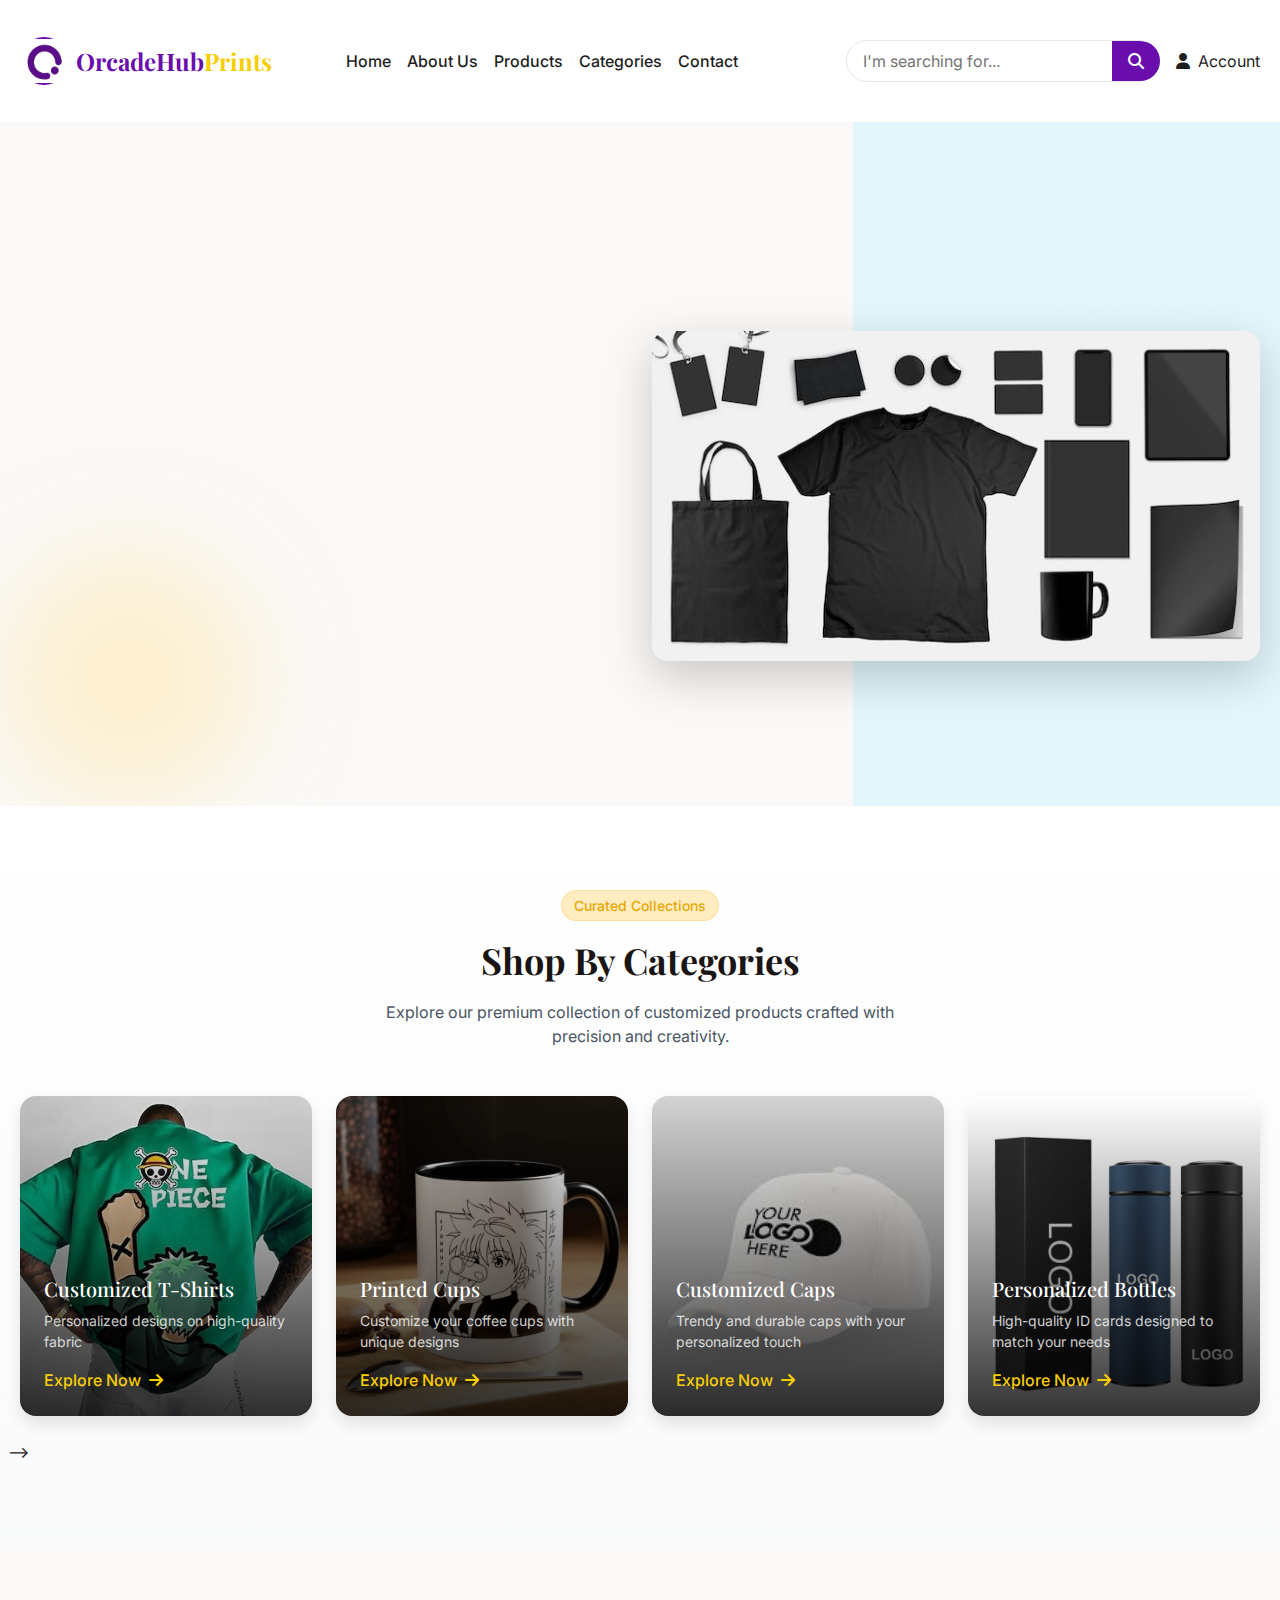
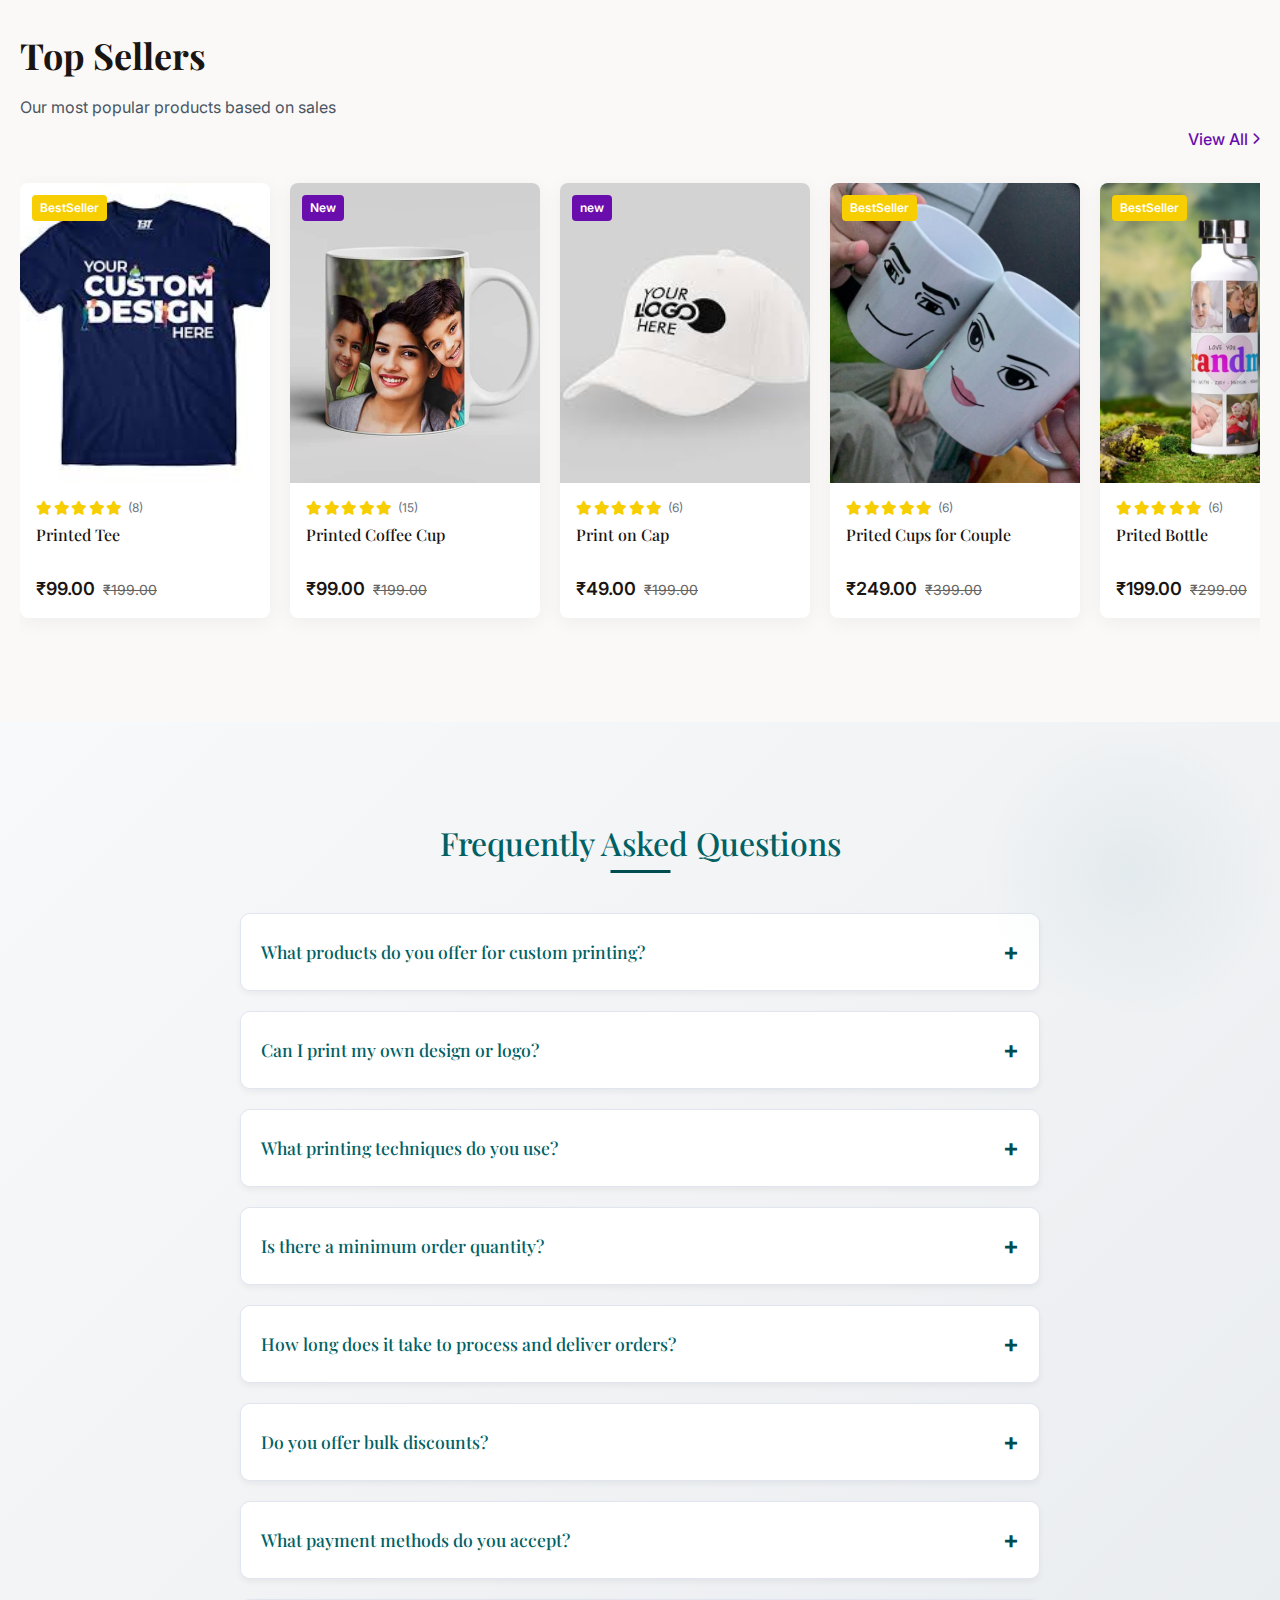
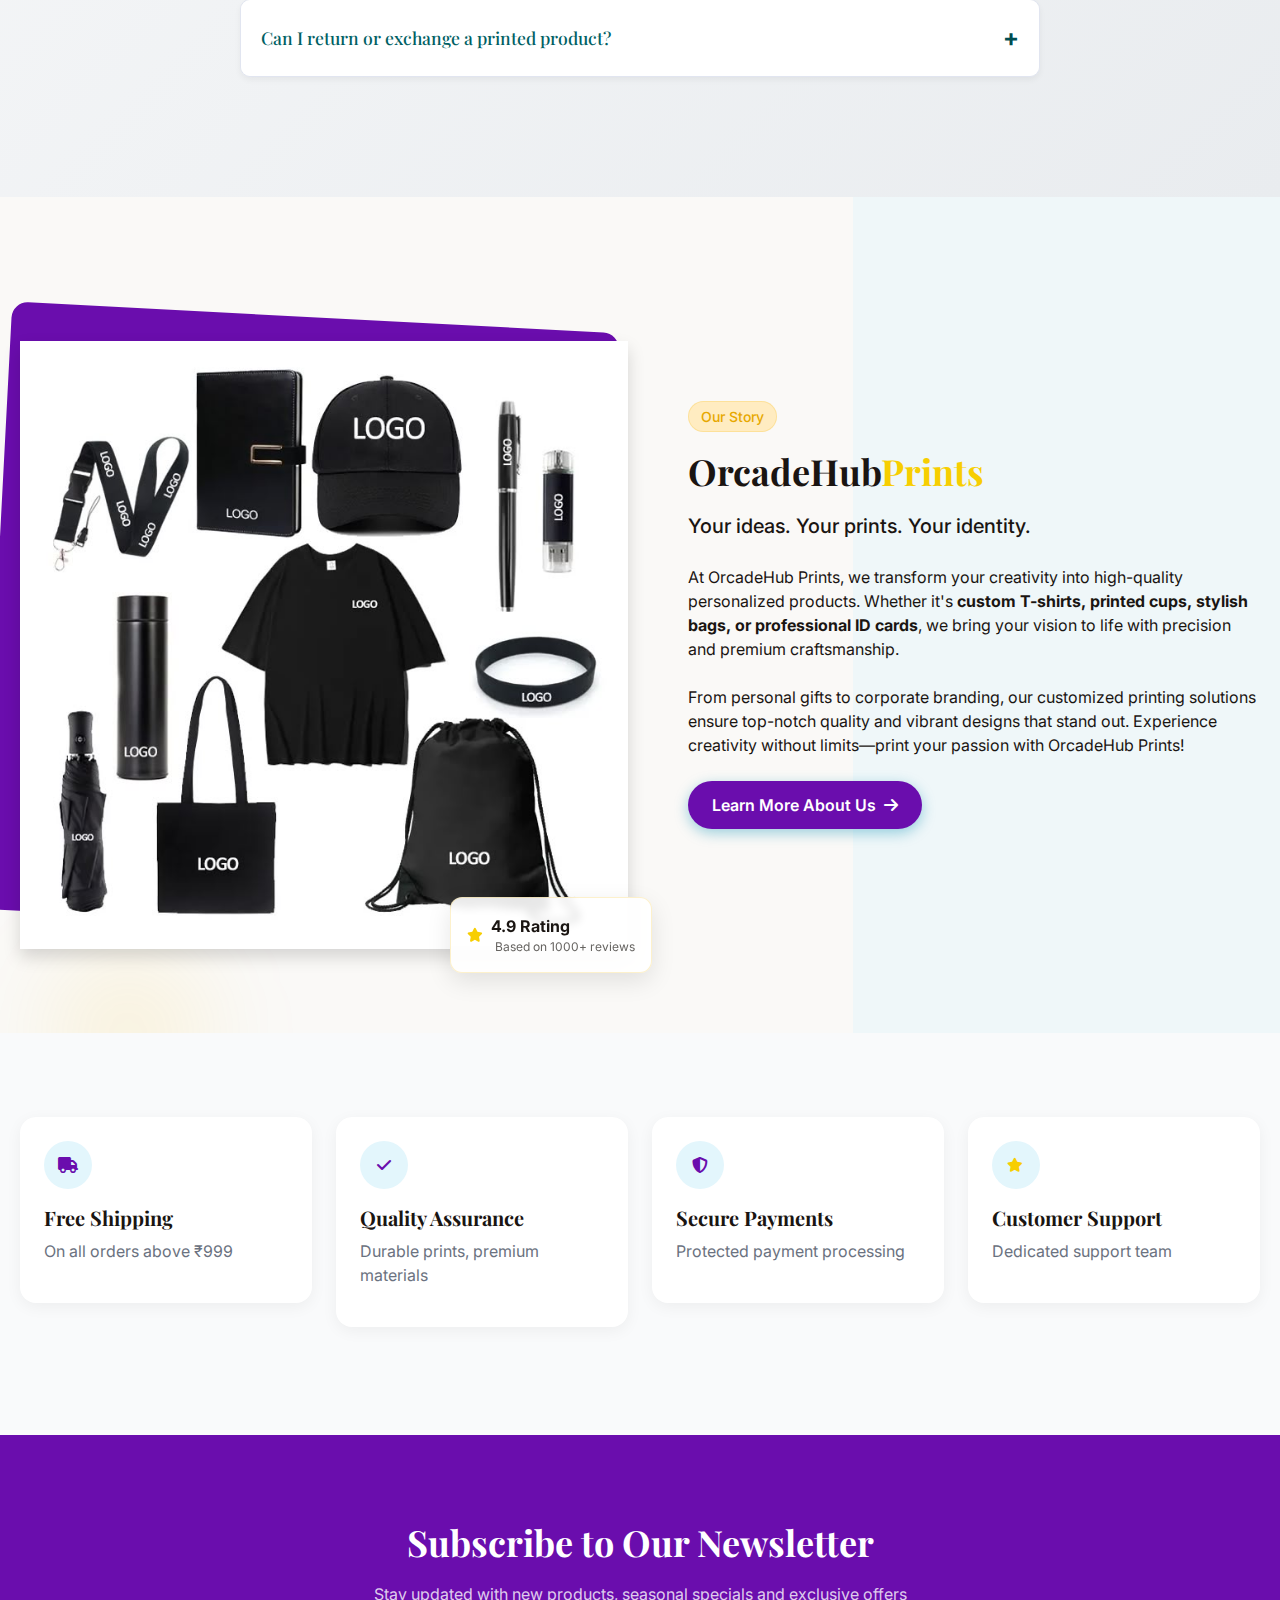
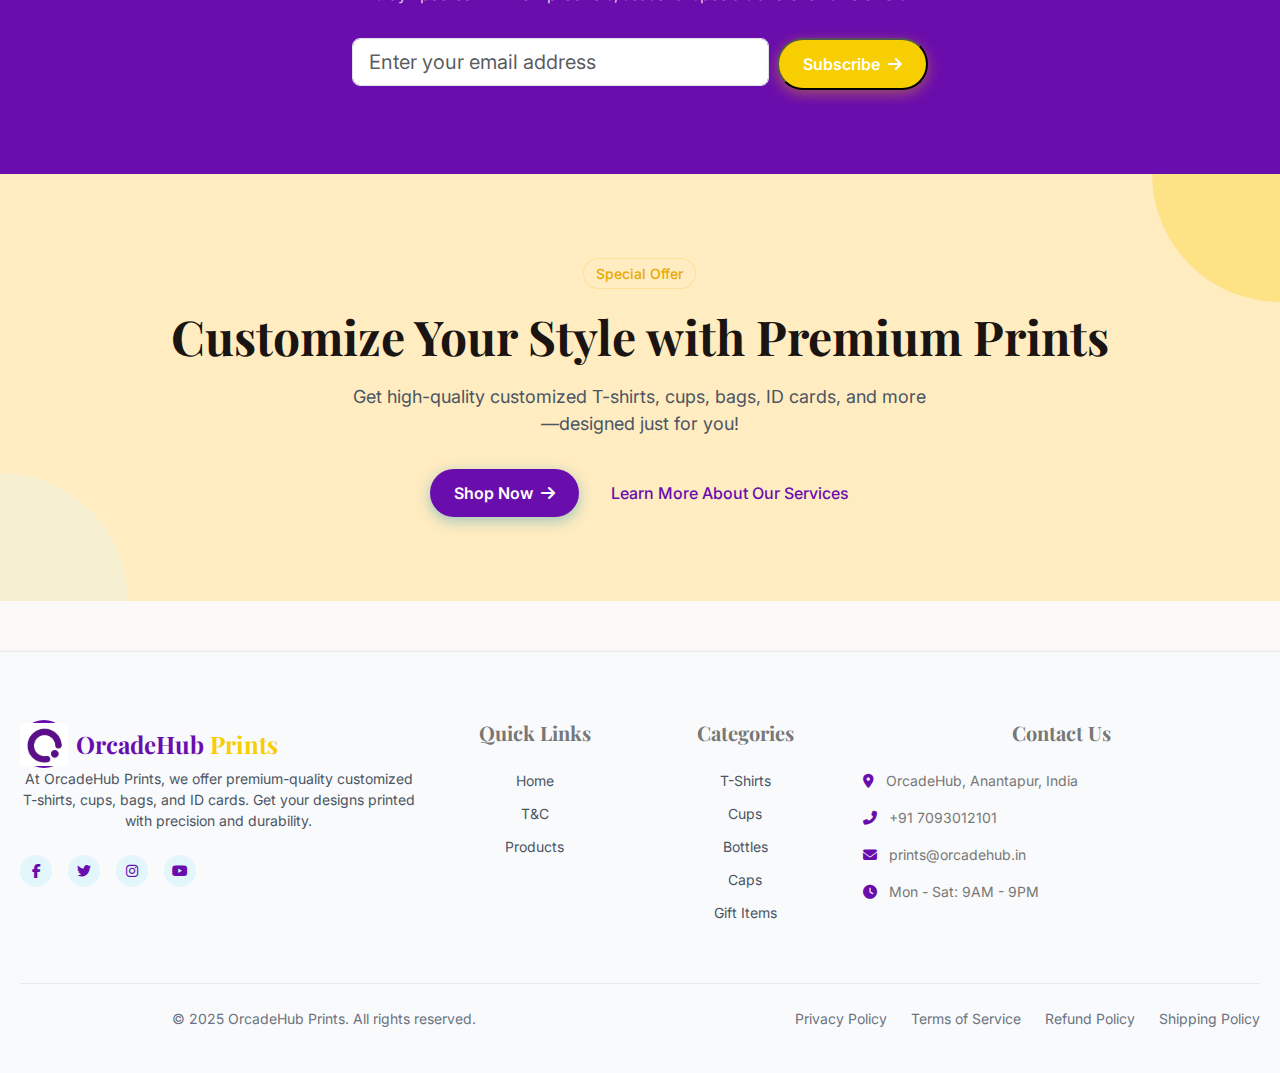
<file: index.html>
<!DOCTYPE html>
<html lang="en">
  <head>
    <meta charset="UTF-8" />
    <meta name="viewport" content="width=device-width, initial-scale=1.0" />
    <title>OrcadeHub-Prints</title>
    <link rel="shortcut icon" href="log.png" type="image/x-icon" />
    <link
      href="https://cdn.jsdelivr.net/npm/bootstrap@5.3.0/dist/css/bootstrap.min.css"
      rel="stylesheet"
    />
    <link
      href="https://fonts.googleapis.com/css2?family=Inter:wght@300;400;500;600;700&family=Playfair+Display:wght@400;500;700;900&display=swap"
      rel="stylesheet"
    />
    <link rel="stylesheet" href="styles.css" />
    <link
      rel="stylesheet"
      href="https://cdnjs.cloudflare.com/ajax/libs/font-awesome/6.4.0/css/all.min.css"
    />
    <style>
      #mainNav {
        z-index: 1000;
      }
    </style>
  </head>
  <body>
    <nav class="navbar navbar-expand-lg sticky-top" id="mainNav">
      <div class="container">
        <a class="navbar-brand" href="index.html">
          <div class="logo-container">
            <div class="logo-circle">
              <img src="log.png" alt="logo" />
              <span class="logo-text"></span>
            </div>
            <span class="brand-text"
              >OrcadeHub<span class="gold-text">Prints</span></span
            >
          </div>
        </a>
        <button
          class="navbar-toggler"
          type="button"
          data-bs-toggle="collapse"
          data-bs-target="#navbarContent"
        >
          <i class="fas fa-bars"></i>
        </button>
        <div class="collapse navbar-collapse" id="navbarContent">
          <ul class="navbar-nav mx-auto">
            <li class="nav-item">
              <a class="nav-link" href="index.html">Home</a>
            </li>
            <li class="nav-item">
              <a class="nav-link" href="about.html">About Us</a>
            </li>
            <li class="nav-item">
              <a class="nav-link" href="products.html">Products</a>
            </li>
            <li class="nav-item">
              <a class="nav-link" href="categories.html">Categories</a>
            </li>
            <li class="nav-item">
              <a class="nav-link" href="contact.html">Contact</a>
            </li>
          </ul>
          <div class="navbar-nav ms-auto nav-actions">
            <div class="search-container d-none d-lg-flex">
              <div class="search-bar">
                <input type="text" placeholder="I'm searching for..." />
                <button type="button"><i class="fas fa-search"></i></button>
              </div>
            </div>
            <div class="d-flex align-items-center ms-3">
              <a href="account.html" class="nav-icon-link">
                <i class="fas fa-user"></i>
                <span class="d-none d-lg-inline">Account</span>
              </a>
              <!-- <a href="cart.html" class="nav-icon-link ms-3">
              <div class="position-relative">
                <i class="fas fa-shopping-cart"></i>
                <span class="cart-count">0</span>
              </div>
              <div class="d-none d-lg-flex flex-column align-items-start">
                <span class="cart-text">Cart</span>
                <span class="cart-price">₹0.00</span>
              </div>
            </a> -->
            </div>
          </div>
        </div>
      </div>
    </nav>

    <section class="hero-section">
      <div class="hero-bg-1"></div>
      <div class="hero-bg-2"></div>
      <div class="hero-bg-3"></div>
      <div class="container">
        <div class="row align-items-center">
          <div class="col-lg-6 order-lg-1 order-2">
            <div class="hero-content">
              <span class="hero-badge animate-enter"
                >Print Your Style, Make It Yours!</span
              >
              <h1 class="hero-title animate-enter">
                Savor the <span class="gold-text">Past</span>. Relish the
                <span class="gold-text">Tradition</span>.
              </h1>
              <p class="hero-description animate-enter">
                At OrcadeHub Prints, we bring your ideas to life with
                high-quality custom printing. From T-shirts to bottles, caps to
                cups—every print is crafted with precision and passion, making
                your designs truly stand out.
              </p>
              <div class="hero-buttons animate-enter">
                <a href="products.html" class="btn-gold">
                  Shop Now
                  <i class="fas fa-arrow-right"></i>
                </a>
                <a href="categories.html" class="btn-outline">
                  Explore Categories
                </a>
              </div>
              <div class="hero-stats animate-enter">
                <div class="stat-item">
                  <span class="stat-number">500+</span>
                  <span class="stat-label">Customized Products</span>
                </div>
                <div class="stat-divider"></div>
                <div class="stat-item">
                  <span class="stat-number">100%</span>
                  <span class="stat-label">Quality Guaranteed</span>
                </div>
                <div class="stat-divider"></div>
                <div class="stat-item">
                  <span class="stat-number">10k+</span>
                  <span class="stat-label">Happy Customers</span>
                </div>
              </div>
            </div>
          </div>
          <div class="col-lg-6 order-lg-2 order-1 mb-5 mb-lg-0">
            <div class="hero-image-container">
              <div class="hero-image animate-float">
                <img src="banner.jpeg" alt="Traditional Delicacies" />
              </div>
            </div>
          </div>
        </div>
      </div>
    </section>

    <section class="categories-section">
      <div class="container">
        <div class="section-header text-center">
          <span class="section-badge">Curated Collections</span>
          <h2 class="section-title">Shop By Categories</h2>
          <p class="section-subtitle">
            Explore our premium collection of customized products crafted with
            precision and creativity.
          </p>
        </div>
        <div class="row">
          <div class="col-lg-3 col-md-6 mb-4">
            <div class="category-card">
              <div class="category-image">
                <img src="tshirt.jpeg" alt="Customized T-Shirts" />
                <div class="category-overlay"></div>
              </div>
              <div class="category-content">
                <h3 class="category-title">Customized T-Shirts</h3>
                <p class="category-description">
                  Personalized designs on high-quality fabric
                </p>
                <a href="products.html" class="category-link">
                  Explore Now
                  <i class="fas fa-arrow-right"></i>
                </a>
              </div>
            </div>
          </div>
          <div class="col-lg-3 col-md-6 mb-4">
            <div class="category-card">
              <div class="category-image">
                <img src="cup.jpeg" alt="Printed Cups" />
                <div class="category-overlay"></div>
              </div>
              <div class="category-content">
                <h3 class="category-title">Printed Cups</h3>
                <p class="category-description">
                  Customize your coffee cups with unique designs
                </p>
                <a href="products.html" class="category-link">
                  Explore Now
                  <i class="fas fa-arrow-right"></i>
                </a>
              </div>
            </div>
          </div>
          <div class="col-lg-3 col-md-6 mb-4">
            <div class="category-card">
              <div class="category-image">
                <img src="./products/cap.jpeg" alt="Customized Bags" />
                <div class="category-overlay"></div>
              </div>
              <div class="category-content">
                <h3 class="category-title">Customized Caps</h3>
                <p class="category-description">
                  Trendy and durable caps with your personalized touch
                </p>
                <a href="products.html" class="category-link">
                  Explore Now
                  <i class="fas fa-arrow-right"></i>
                </a>
              </div>
            </div>
          </div>
          <div class="col-lg-3 col-md-6 mb-4">
            <div class="category-card">
              <div class="category-image">
                <img
                  src="./products/bottle3.jpeg"
                  alt="Personalized ID Cards"
                />
                <div class="category-overlay"></div>
              </div>
              <div class="category-content">
                <h3 class="category-title">Personalized Bottles</h3>
                <p class="category-description">
                  High-quality ID cards designed to match your needs
                </p>
                <a href="products.html" class="category-link">
                  Explore Now
                  <i class="fas fa-arrow-right"></i>
                </a>
              </div>
            </div>
          </div>
          -->
        </div>
      </div>
    </section>

    <section class="products-section">
      <div class="container">
        <div
          class="d-flex flex-column flex-md-row justify-content-between align-items-md-end mb-4"
        >
          <div>
            <h2 class="section-title">Top Sellers</h2>
            <p class="section-subtitle">
              Our most popular products based on sales
            </p>
          </div>
          <a href="products.html" class="view-all-link">
            View All
            <i class="fas fa-chevron-right"></i>
          </a>
        </div>
        <div class="position-relative">
          <button class="slider-control slider-prev" id="productPrev">
            <i class="fas fa-chevron-left"></i>
          </button>
          <button class="slider-control slider-next" id="productNext">
            <i class="fas fa-chevron-right"></i>
          </button>
          <div class="products-slider" id="productsSlider">
            <!-- Products will be injected here by JavaScript -->
          </div>
        </div>
      </div>
    </section>

    <!-- <div class="button-container">
  <a href="https://wa.me/917569042554?text=I%20want%20to%20customize%20a%20design" target="_blank">
      <button class="customize-button">
          Customize Your Design <br>
          Click me
      </button>
  </a>
</div> -->

    <section class="faq-section">
      <div class="container">
        <h2>Frequently Asked Questions</h2>
        <div class="faq-container">
          <div class="faq-item">
            <div class="faq-question">
              <h3>What products do you offer for custom printing?</h3>
              <span class="toggle-icon">+</span>
            </div>
            <div class="faq-answer">
              <p>
                We offer custom printing services for T-shirts, bottles, caps,
                cups, and other personalized merchandise. You can choose from a
                variety of designs or upload your own.
              </p>
            </div>
          </div>

          <div class="faq-item">
            <div class="faq-question">
              <h3>Can I print my own design or logo?</h3>
              <span class="toggle-icon">+</span>
            </div>
            <div class="faq-answer">
              <p>
                Yes! You can upload your own design, company logo, or artwork
                for printing. We also provide design assistance if needed.
              </p>
            </div>
          </div>

          <div class="faq-item">
            <div class="faq-question">
              <h3>What printing techniques do you use?</h3>
              <span class="toggle-icon">+</span>
            </div>
            <div class="faq-answer">
              <p>
                We use high-quality printing techniques such as screen printing,
                digital printing, sublimation, and heat transfer, depending on
                the product and design requirements.
              </p>
            </div>
          </div>

          <div class="faq-item">
            <div class="faq-question">
              <h3>Is there a minimum order quantity?</h3>
              <span class="toggle-icon">+</span>
            </div>
            <div class="faq-answer">
              <p>
                We accept both small and bulk orders. You can order a single
                customized product or place bulk orders for corporate events,
                team uniforms, or giveaways.
              </p>
            </div>
          </div>

          <div class="faq-item">
            <div class="faq-question">
              <h3>How long does it take to process and deliver orders?</h3>
              <span class="toggle-icon">+</span>
            </div>
            <div class="faq-answer">
              <p>
                Processing time depends on the order size and customization
                details. Standard orders are processed within 3-5 business days,
                while bulk orders may take 7-10 days. Delivery times vary based
                on location.
              </p>
            </div>
          </div>

          <div class="faq-item">
            <div class="faq-question">
              <h3>Do you offer bulk discounts?</h3>
              <span class="toggle-icon">+</span>
            </div>
            <div class="faq-answer">
              <p>
                Yes! We offer special discounts for bulk orders. Contact us for
                a customized quote based on your order size and design
                specifications.
              </p>
            </div>
          </div>

          <div class="faq-item">
            <div class="faq-question">
              <h3>What payment methods do you accept?</h3>
              <span class="toggle-icon">+</span>
            </div>
            <div class="faq-answer">
              <p>
                We accept online payments via UPI, credit/debit cards, net
                banking, and wallets. For bulk orders, bank transfers are also
                available.
              </p>
            </div>
          </div>

          <div class="faq-item">
            <div class="faq-question">
              <h3>Can I return or exchange a printed product?</h3>
              <span class="toggle-icon">+</span>
            </div>
            <div class="faq-answer">
              <p>
                As these are customized products, we do not accept returns or
                exchanges unless there is a printing defect or damage. Please
                review your design before placing an order.
              </p>
            </div>
          </div>
        </div>
      </div>
    </section>

    <section class="about-section">
      <div class="about-bg-1"></div>
      <div class="about-bg-2"></div>
      <div class="container">
        <div class="row align-items-center">
          <div class="col-lg-6 mb-5 mb-lg-0">
            <div class="about-image-container">
              <div class="about-image">
                <img
                  src="all.jpeg"
                  alt="About OrcadeHub Prints"
                  class="img-fluid rounded-lg shadow"
                />
                <div class="floating-review">
                  <div class="d-flex align-items-center">
                    <i class="fas fa-star gold-star"></i>
                    <div>
                      <p class="review-rating">4.9 Rating</p>
                      <p class="review-count">Based on 1000+ reviews</p>
                    </div>
                  </div>
                </div>
              </div>
              <div class="about-image-bg"></div>
            </div>
          </div>
          <div class="col-lg-6 ps-lg-5">
            <span class="section-badge">Our Story</span>
            <h2 class="section-title">
              OrcadeHub<span class="gold-text">Prints</span>
            </h2>
            <p class="lead mb-4">Your ideas. Your prints. Your identity.</p>
            <p class="mb-4">
              At OrcadeHub Prints, we transform your creativity into
              high-quality personalized products. Whether it's
              <b
                >custom T-shirts, printed cups, stylish bags, or professional ID
                cards</b
              >, we bring your vision to life with precision and premium
              craftsmanship.
            </p>
            <p class="mb-4">
              From personal gifts to corporate branding, our customized printing
              solutions ensure top-notch quality and vibrant designs that stand
              out. Experience creativity without limits—print your passion with
              OrcadeHub Prints!
            </p>
            <a href="about.html" class="btn-teal">
              Learn More About Us
              <i class="fas fa-arrow-right"></i>
            </a>
          </div>
        </div>
      </div>
    </section>

    <section class="features-section">
      <div class="container">
        <div class="row">
          <div class="col-md-6 col-lg-3 mb-4">
            <div class="feature-card">
              <div class="feature-icon">
                <i class="fas fa-truck"></i>
              </div>
              <h3 class="feature-title">Free Shipping</h3>
              <p class="feature-description">On all orders above ₹999</p>
            </div>
          </div>
          <div class="col-md-6 col-lg-3 mb-4">
            <div class="feature-card">
              <div class="feature-icon">
                <i class="fas fa-check"></i>
              </div>
              <h3 class="feature-title">Quality Assurance</h3>
              <p class="feature-description">
                Durable prints, premium materials
              </p>
            </div>
          </div>
          <div class="col-md-6 col-lg-3 mb-4">
            <div class="feature-card">
              <div class="feature-icon">
                <i class="fas fa-shield-alt"></i>
              </div>
              <h3 class="feature-title">Secure Payments</h3>
              <p class="feature-description">Protected payment processing</p>
            </div>
          </div>
          <div class="col-md-6 col-lg-3 mb-4">
            <div class="feature-card">
              <div class="feature-icon">
                <i class="fas fa-star"></i>
              </div>
              <h3 class="feature-title">Customer Support</h3>
              <p class="feature-description">Dedicated support team</p>
            </div>
          </div>
        </div>
      </div>
    </section>

    <section class="newsletter-section">
      <div class="container">
        <div class="row justify-content-center">
          <div class="col-lg-8 text-center">
            <h2 class="section-title text-white">
              Subscribe to Our Newsletter
            </h2>
            <p class="newsletter-subtitle">
              Stay updated with new products, seasonal specials and exclusive
              offers
            </p>
            <div class="newsletter-form">
              <div class="row g-2">
                <div class="col-sm">
                  <input
                    type="email"
                    class="form-control form-control-lg"
                    placeholder="Enter your email address"
                  />
                </div>
                <div class="col-sm-auto">
                  <button class="btn-gold w-100">
                    Subscribe
                    <i class="fas fa-arrow-right"></i>
                  </button>
                </div>
              </div>
            </div>
          </div>
        </div>
      </div>
    </section>

    <section class="cta-section">
      <div class="cta-bg-1"></div>
      <div class="cta-bg-2"></div>
      <div class="container position-relative">
        <div class="row justify-content-center text-center">
          <div class="col-lg-10">
            <span class="section-badge">Special Offer</span>
            <h2 class="cta-title">Customize Your Style with Premium Prints</h2>
            <p class="cta-subtitle">
              Get high-quality customized T-shirts, cups, bags, ID cards, and
              more—designed just for you!
            </p>
            <div class="cta-buttons">
              <a
                href="products.html"
                class="btn-teal me-0 me-sm-3 mb-3 mb-sm-0"
              >
                Shop Now
                <i class="fas fa-arrow-right"></i>
              </a>
              <a href="about.html" class="btn-link">
                Learn More About Our Services
              </a>
            </div>
          </div>
        </div>
      </div>
    </section>

    <footer class="footer">
      <div class="container">
        <div class="row">
          <div class="col-lg-4 mb-5 mb-lg-0">
            <div class="logo-container">
              <div class="logo-circle">
                <img src="log.png" alt="logo" />
                <span class="logo-text"></span>
              </div>
              <span class="brand-text"
                >OrcadeHub<span class="gold-text"> Prints</span></span
              >
            </div>
            <p class="footer-about">
              At OrcadeHub Prints, we offer premium-quality customized T-shirts,
              cups, bags, and ID cards. Get your designs printed with precision
              and durability.
            </p>
            <div class="footer-social">
              <a
                href="https://www.instagram.com/orcadehub_prints/"
                class="social-icon"
                ><i class="fab fa-facebook-f"></i
              ></a>
              <a
                href="https://www.instagram.com/orcadehub_prints/"
                class="social-icon"
                ><i class="fab fa-twitter"></i
              ></a>
              <a
                href="https://www.instagram.com/orcadehub_prints/"
                class="social-icon"
                ><i class="fab fa-instagram"></i
              ></a>
              <a
                href="https://www.instagram.com/orcadehub_prints/"
                class="social-icon"
                ><i class="fab fa-youtube"></i
              ></a>
            </div>
          </div>
          <div class="col-md-4 col-lg-2 mb-4 mb-md-0">
            <h3 class="footer-title">Quick Links</h3>
            <ul class="footer-links">
              <li><a href="index.html">Home</a></li>
              <li><a href="terms.html">T&C</a></li>
              <li><a href="products.html">Products</a></li>
            </ul>
          </div>
          <div class="col-md-4 col-lg-2 mb-4 mb-md-0">
            <h3 class="footer-title">Categories</h3>
            <ul class="footer-links">
              <li><a href="products.html">T-Shirts</a></li>
              <li><a href="products.html">Cups</a></li>
              <li><a href="products.html">Bottles</a></li>
              <li><a href="products.html">Caps</a></li>
              <li><a href="products.html">Gift Items</a></li>
            </ul>
          </div>
          <div class="col-md-4 col-lg-4">
            <h3 class="footer-title">Contact Us</h3>
            <ul class="footer-contact">
              <li>
                <i class="fas fa-map-marker-alt"></i>
                <span>OrcadeHub, Anantapur, India</span>
              </li>
              <li>
                <i class="fas fa-phone-alt"></i>
                <span>+91 7093012101</span>
              </li>
              <li>
                <i class="fas fa-envelope"></i>
                <span>prints@orcadehub.in</span>
              </li>
              <li>
                <i class="fas fa-clock"></i>
                <span>Mon - Sat: 9AM - 9PM</span>
              </li>
            </ul>
          </div>
        </div>
        <div class="footer-bottom">
          <div class="row">
            <div class="col-md-6">
              <p class="copyright">
                © 2025 OrcadeHub Prints. All rights reserved.
              </p>
            </div>
            <div class="col-md-6 text-md-end">
              <div class="footer-bottom-links">
                <a href="privacy-policy.html">Privacy Policy</a>
                <a href="terms.html">Terms of Service</a>
                <a href="refund-policy.html">Refund Policy</a>
                <a href="shipping-policy.html">Shipping Policy</a>
              </div>
            </div>
          </div>
        </div>
      </div>
    </footer>

    <script>
      // FAQ toggles
      document.querySelectorAll(".faq-question").forEach((question) => {
        question.addEventListener("click", () => {
          const item = question.parentElement;
          item.classList.toggle("active");

          // Update the toggle icon
          const icon = question.querySelector(".toggle-icon");
          icon.textContent = item.classList.contains("active") ? "−" : "+";
        });
      });
    </script>

    <script src="https://cdn.jsdelivr.net/npm/bootstrap@5.3.0/dist/js/bootstrap.bundle.min.js"></script>
    <script src="script.js"></script>
    <script src="product.js"></script>
  </body>
</html>
</file>
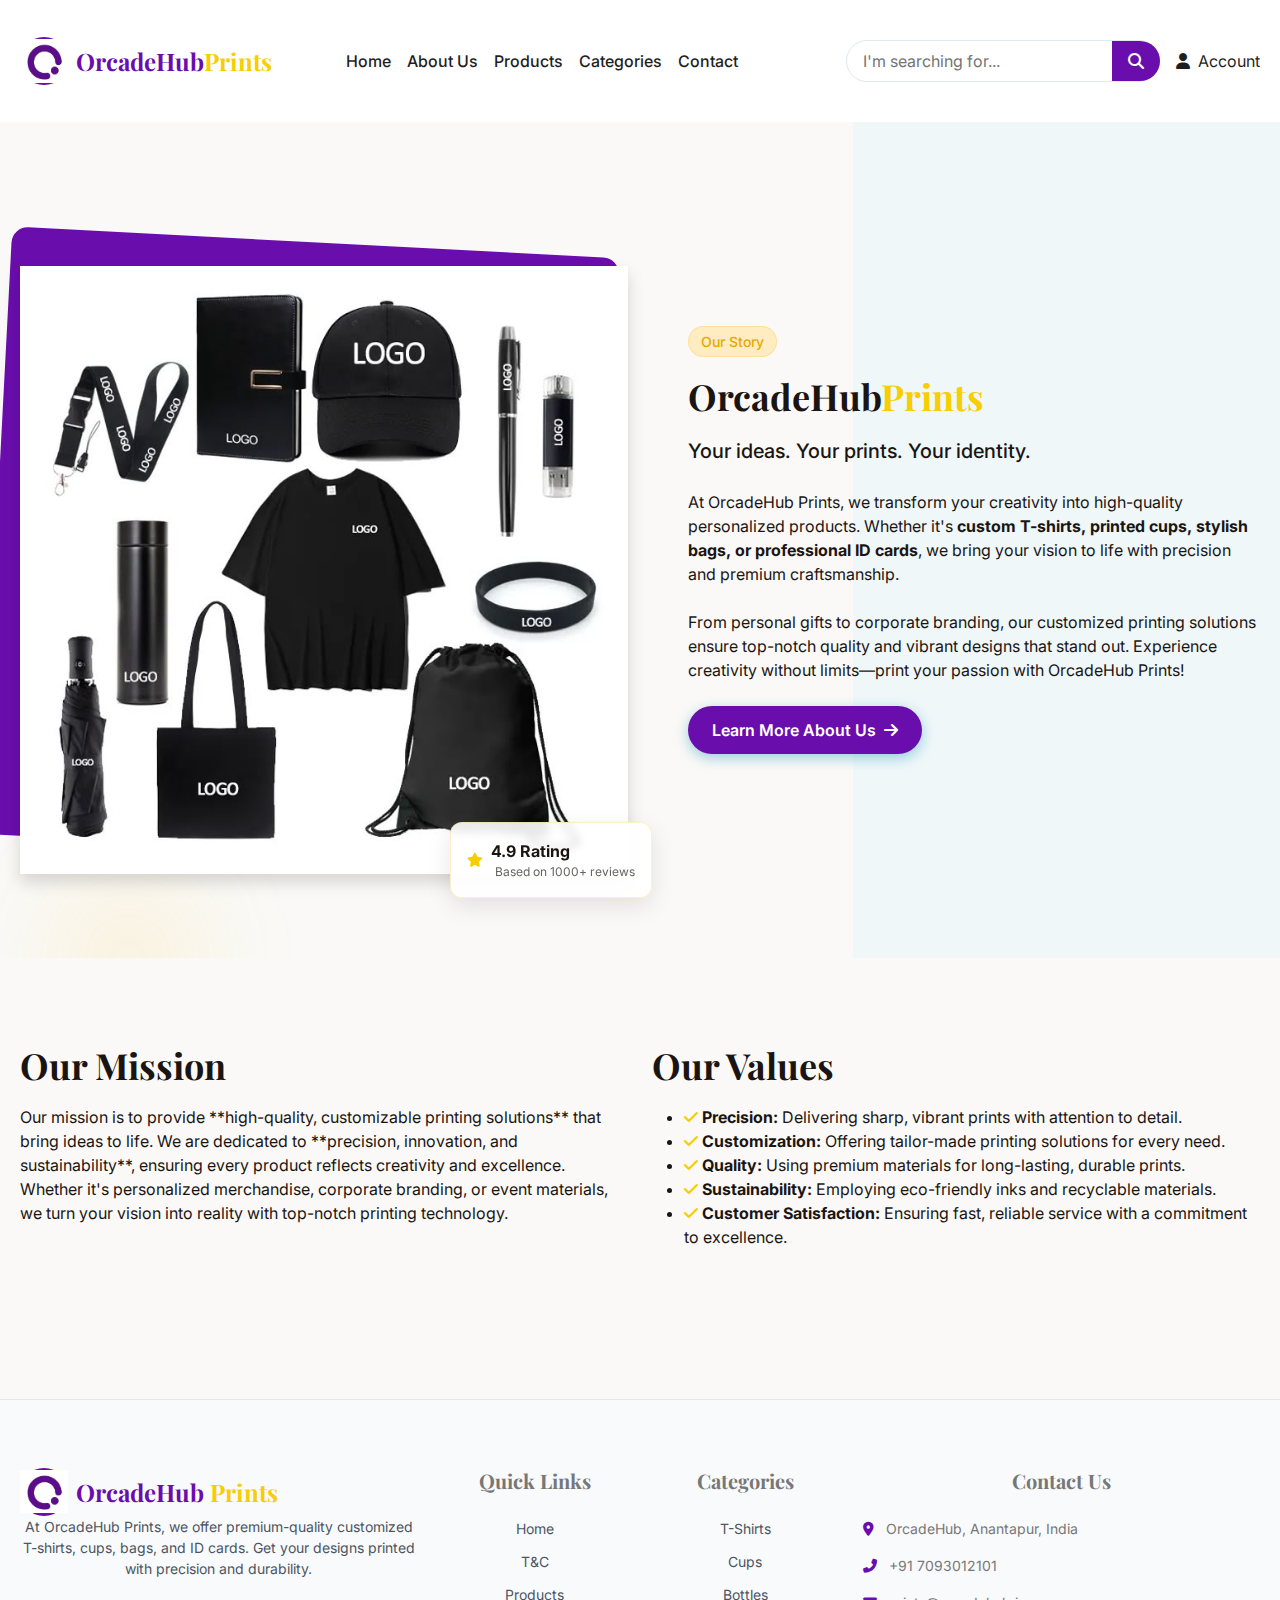
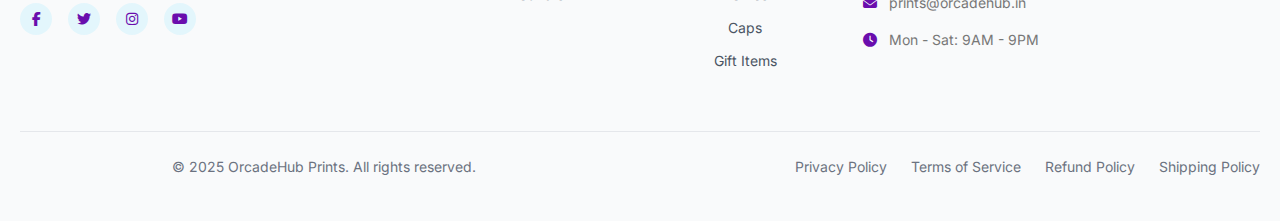
<file: about.html>
<!DOCTYPE html>
<html lang="en">
  <head>
    <meta charset="UTF-8">
    <meta name="viewport" content="width=device-width, initial-scale=1.0">
    <title>OrcadeHub-Prints</title>
    <link rel="shortcut icon" href="log.png" type="image/x-icon">
    <link href="https://cdn.jsdelivr.net/npm/bootstrap@5.3.0/dist/css/bootstrap.min.css" rel="stylesheet">
    <link href="https://fonts.googleapis.com/css2?family=Inter:wght@300;400;500;600;700&family=Playfair+Display:wght@400;500;700;900&display=swap" rel="stylesheet">
    <link rel="stylesheet" href="styles.css">
    <link rel="stylesheet" href="https://cdnjs.cloudflare.com/ajax/libs/font-awesome/6.4.0/css/all.min.css">
    <style>
      #mainNav {
        z-index: 1000;
      }
    </style>
  </head>
<body>

  <nav class="navbar navbar-expand-lg sticky-top" id="mainNav">
    <div class="container">
      <a class="navbar-brand" href="index.html">
        <div class="logo-container">
          <div class="logo-circle">
            <img src="log.png" alt="logo">
            <span class="logo-text"></span>
          </div>
          <span class="brand-text">OrcadeHub<span class="gold-text">Prints</span></span>
        </div>
      </a>
      <button class="navbar-toggler" type="button" data-bs-toggle="collapse" data-bs-target="#navbarContent">
        <i class="fas fa-bars"></i>
      </button>
      <div class="collapse navbar-collapse" id="navbarContent">
        <ul class="navbar-nav mx-auto">
          <li class="nav-item"><a class="nav-link" href="index.html">Home</a></li>
          <li class="nav-item"><a class="nav-link" href="about.html">About Us</a></li>
          <li class="nav-item"><a class="nav-link" href="products.html">Products</a></li>
          <li class="nav-item"><a class="nav-link" href="categories.html">Categories</a></li>
          <li class="nav-item"><a class="nav-link" href="contact.html">Contact</a></li>
        </ul>
        <div class="navbar-nav ms-auto nav-actions">
          <div class="search-container d-none d-lg-flex">
            <div class="search-bar">
              <input type="text" placeholder="I'm searching for...">
              <button type="button"><i class="fas fa-search"></i></button>
            </div>
          </div>
          <div class="d-flex align-items-center ms-3">
            <a href="account.html" class="nav-icon-link">
              <i class="fas fa-user"></i>
              <span class="d-none d-lg-inline">Account</span>
            </a>
            <!-- <a href="cart.html" class="nav-icon-link ms-3">
              <div class="position-relative">
                <i class="fas fa-shopping-cart"></i>
                <span class="cart-count">0</span>
              </div>
              <div class="d-none d-lg-flex flex-column align-items-start">
                <span class="cart-text">Cart</span>
                <span class="cart-price">₹0.00</span>
              </div>
            </a> -->
          </div>
        </div>
      </div>
    </div>
  </nav>

  <section class="about-section">
    <div class="about-bg-1"></div>
    <div class="about-bg-2"></div>
    <div class="container">
      <div class="row align-items-center">
        <div class="col-lg-6 mb-5 mb-lg-0">
          <div class="about-image-container">
            <div class="about-image">
              <img src="all.jpeg" alt="About OrcadeHub Prints" class="img-fluid rounded-lg shadow">
              <div class="floating-review">
                <div class="d-flex align-items-center">
                  <i class="fas fa-star gold-star"></i>
                  <div>
                    <p class="review-rating">4.9 Rating</p>
                    <p class="review-count">Based on 1000+ reviews</p>
                  </div>
                </div>
              </div>
            </div>
            <div class="about-image-bg"></div>
          </div>
        </div>
        <div class="col-lg-6 ps-lg-5">
          <span class="section-badge">Our Story</span>
          <h2 class="section-title">
            OrcadeHub<span class="gold-text">Prints</span>
          </h2>
          <p class="lead mb-4">
            Your ideas. Your prints. Your identity.
          </p>
          <p class="mb-4">
            At OrcadeHub Prints, we transform your creativity into high-quality personalized products. Whether it's <b>custom T-shirts, printed cups, stylish bags, or professional ID cards</b>, we bring your vision to life with precision and premium craftsmanship.
          </p>
          <p class="mb-4">
            From personal gifts to corporate branding, our customized printing solutions ensure top-notch quality and vibrant designs that stand out. Experience creativity without limits—print your passion with OrcadeHub Prints!
          </p>
          <a href="about.html" class="btn-teal">
            Learn More About Us
            <i class="fas fa-arrow-right"></i>
          </a>
        </div>
      </div>
    </div>
</section>

<section class="mission-section">
  <div class="container">
    <div class="row">
      <div class="col-lg-6">
        <h2 class="section-title">Our Mission</h2>
        <p class="mission-description">
          Our mission is to provide **high-quality, customizable printing solutions** that bring ideas to life. 
          We are dedicated to **precision, innovation, and sustainability**, ensuring every product reflects 
          creativity and excellence. Whether it's personalized merchandise, corporate branding, or event 
          materials, we turn your vision into reality with top-notch printing technology.
        </p>
      </div>
      <div class="col-lg-6">
        <h2 class="section-title">Our Values</h2>
        <ul class="values-list">
          <li><i class="fas fa-check gold-text"></i> <strong>Precision:</strong> Delivering sharp, vibrant prints with attention to detail.</li>
          <li><i class="fas fa-check gold-text"></i> <strong>Customization:</strong> Offering tailor-made printing solutions for every need.</li>
          <li><i class="fas fa-check gold-text"></i> <strong>Quality:</strong> Using premium materials for long-lasting, durable prints.</li>
          <li><i class="fas fa-check gold-text"></i> <strong>Sustainability:</strong> Employing eco-friendly inks and recyclable materials.</li>
          <li><i class="fas fa-check gold-text"></i> <strong>Customer Satisfaction:</strong> Ensuring fast, reliable service with a commitment to excellence.</li>
        </ul>
      </div>
    </div>
  </div>
</section>

<footer class="footer">
  <div class="container">
    <div class="row">
      <div class="col-lg-4 mb-5 mb-lg-0">
        <div class="logo-container">
          <div class="logo-circle">
            <img src="log.png" alt="logo" />
            <span class="logo-text"></span>
          </div>
          <span class="brand-text"
            >OrcadeHub<span class="gold-text"> Prints</span></span
          >
        </div>
        <p class="footer-about">
          At OrcadeHub Prints, we offer premium-quality customized T-shirts,
          cups, bags, and ID cards. Get your designs printed with precision
          and durability.
        </p>
        <div class="footer-social">
          <a
            href="https://www.instagram.com/orcadehub_prints/"
            class="social-icon"
            ><i class="fab fa-facebook-f"></i
          ></a>
          <a
            href="https://www.instagram.com/orcadehub_prints/"
            class="social-icon"
            ><i class="fab fa-twitter"></i
          ></a>
          <a
            href="https://www.instagram.com/orcadehub_prints/"
            class="social-icon"
            ><i class="fab fa-instagram"></i
          ></a>
          <a
            href="https://www.instagram.com/orcadehub_prints/"
            class="social-icon"
            ><i class="fab fa-youtube"></i
          ></a>
        </div>
      </div>
      <div class="col-md-4 col-lg-2 mb-4 mb-md-0">
        <h3 class="footer-title">Quick Links</h3>
        <ul class="footer-links">
          <li><a href="index.html">Home</a></li>
          <li><a href="terms.html">T&C</a></li>
          <li><a href="products.html">Products</a></li>
        </ul>
      </div>
      <div class="col-md-4 col-lg-2 mb-4 mb-md-0">
        <h3 class="footer-title">Categories</h3>
        <ul class="footer-links">
          <li><a href="products.html">T-Shirts</a></li>
          <li><a href="products.html">Cups</a></li>
          <li><a href="products.html">Bottles</a></li>
          <li><a href="products.html">Caps</a></li>
          <li><a href="products.html">Gift Items</a></li>
        </ul>
      </div>
      <div class="col-md-4 col-lg-4">
        <h3 class="footer-title">Contact Us</h3>
        <ul class="footer-contact">
          <li>
            <i class="fas fa-map-marker-alt"></i>
            <span>OrcadeHub, Anantapur, India</span>
          </li>
          <li>
            <i class="fas fa-phone-alt"></i>
            <span>+91 7093012101</span>
          </li>
          <li>
            <i class="fas fa-envelope"></i>
            <span>prints@orcadehub.in</span>
          </li>
          <li>
            <i class="fas fa-clock"></i>
            <span>Mon - Sat: 9AM - 9PM</span>
          </li>
        </ul>
      </div>
    </div>
    <div class="footer-bottom">
      <div class="row">
        <div class="col-md-6">
          <p class="copyright">
            © 2025 OrcadeHub Prints. All rights reserved.
          </p>
        </div>
        <div class="col-md-6 text-md-end">
          <div class="footer-bottom-links">
            <a href="privacy-policy.html">Privacy Policy</a>
            <a href="terms.html">Terms of Service</a>
            <a href="refund-policy.html">Refund Policy</a>
            <a href="shipping-policy.html">Shipping Policy</a>
          </div>
        </div>
      </div>
    </div>
  </div>
</footer>

  <script src="https://cdn.jsdelivr.net/npm/bootstrap@5.3.0/dist/js/bootstrap.bundle.min.js"></script>
  <script src="script.js"></script>
</body>
</html>
</file>
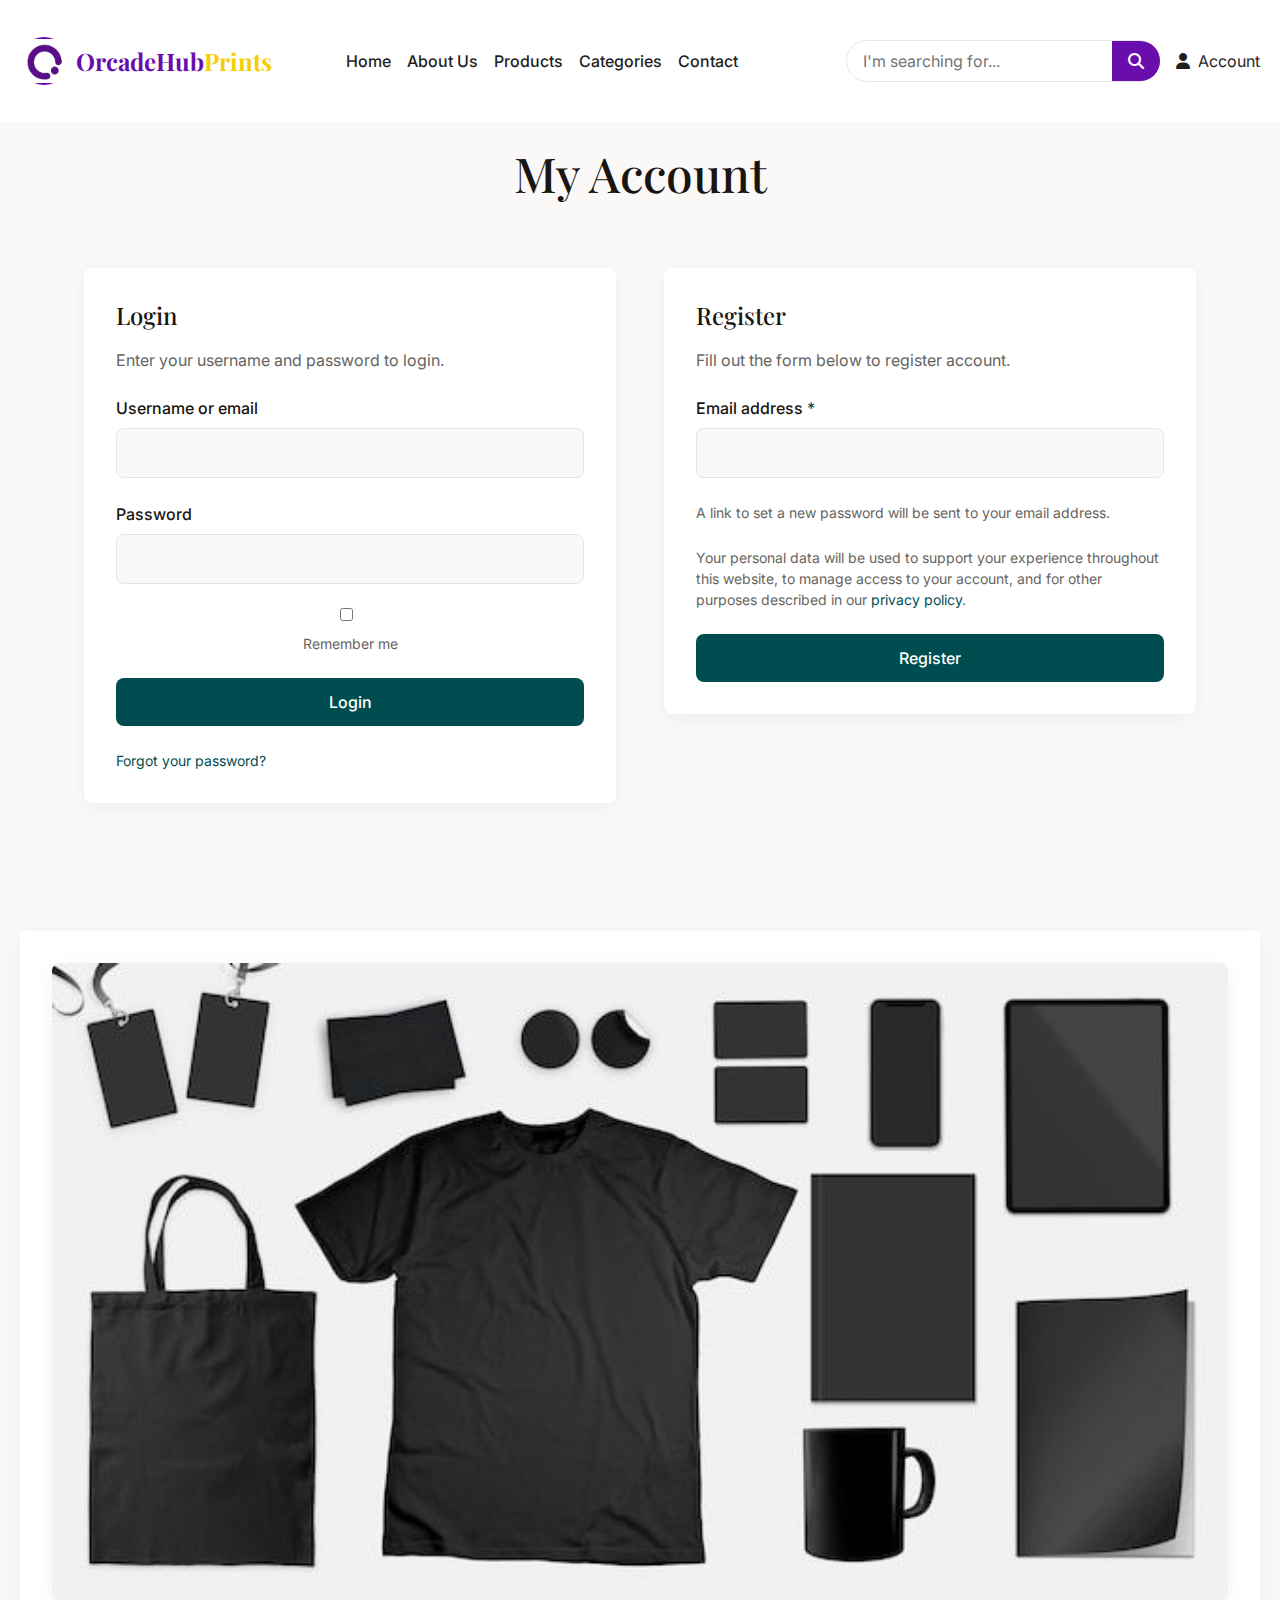
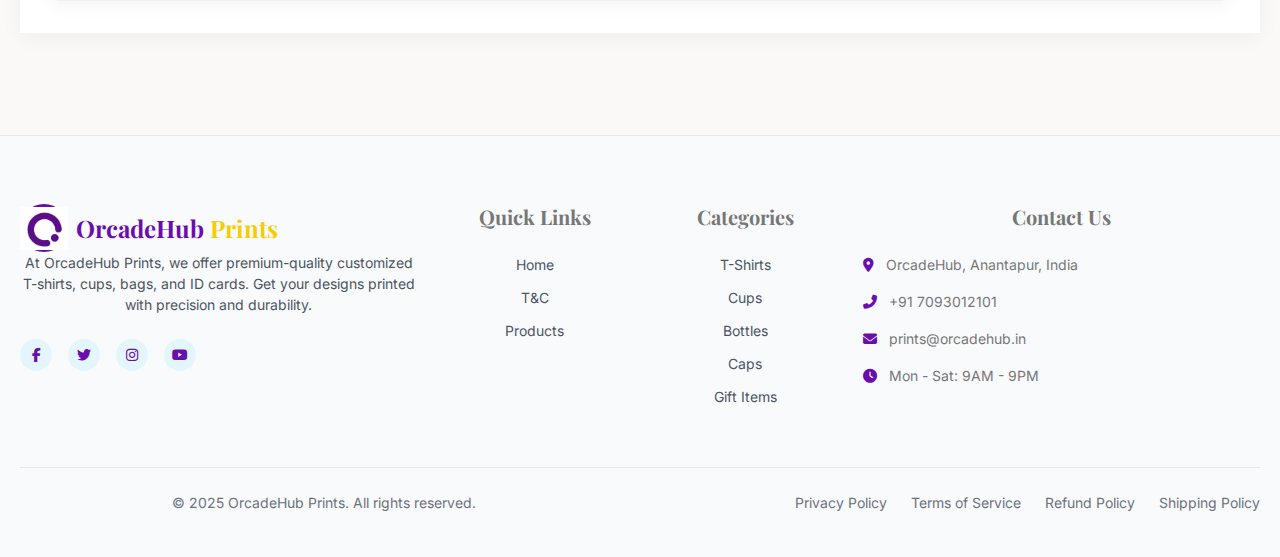
<file: account.html>
<!DOCTYPE html>
<html lang="en">
<head>
  <meta charset="UTF-8">
    <meta name="viewport" content="width=device-width, initial-scale=1.0">
    <title>OrcadeHub-Prints</title>
    <link rel="shortcut icon" href="log.png" type="image/x-icon">
    <link href="https://cdn.jsdelivr.net/npm/bootstrap@5.3.0/dist/css/bootstrap.min.css" rel="stylesheet">
    <link href="https://fonts.googleapis.com/css2?family=Inter:wght@300;400;500;600;700&family=Playfair+Display:wght@400;500;700;900&display=swap" rel="stylesheet">
    <link rel="stylesheet" href="styles.css">
    <link rel="stylesheet" href="https://cdnjs.cloudflare.com/ajax/libs/font-awesome/6.4.0/css/all.min.css">
   <style>

#mainNav {
        z-index: 1000;
      }
 
    /* Account Page Specific Styles */
    .account-container {
      display: grid;
      grid-template-columns: 1fr;
      gap: 3rem;
      padding: 2rem 1.5rem 4rem;
      max-width: 1200px;
      margin: 0 auto;
    }

    @media (min-width: 768px) {
      .account-container {
        padding: 2rem 2rem 4rem;
      }
    }

    @media (min-width: 1024px) {
      .account-container {
        grid-template-columns: 1fr 1fr;
      }
    }

    .account-header {
      text-align: center;
      margin-bottom: 2rem;
      grid-column: 1 / -1;
    }
    
    .account-header h1 {
      font-size: 2.5rem;
      margin-bottom: 0.5rem;
    }
    
    @media (min-width: 768px) {
      .account-header h1 {
        font-size: 3rem;
      }
    }

    .auth-section {
      background-color: var(--card);
      border-radius: var(--radius);
      padding: 2rem;
      box-shadow: var(--shadow);
      height: fit-content;
    }

    .auth-section h2 {
      font-size: 1.5rem;
      margin-bottom: 1rem;
      color: var(--foreground);
    }

    .auth-section p {
      margin-bottom: 1.5rem;
      color: var(--muted-foreground);
    }

    .form-group {
      margin-bottom: 1.5rem;
    }

    .form-group label {
      display: block;
      margin-bottom: 0.5rem;
      font-weight: 500;
      color: var(--foreground);
    }

    .form-group input {
      width: 100%;
      padding: 0.75rem 1rem;
      border: 1px solid var(--border);
      border-radius: var(--radius);
      background-color: var(--background);
      font-family: 'Inter', sans-serif;
      font-size: 1rem;
      transition: border-color 0.2s, box-shadow 0.2s;
    }

    .form-group input:focus {
      outline: none;
      border-color: var(--primary);
      box-shadow: 0 0 0 2px rgba(212, 168, 72, 0.2);
    }

    .checkbox-group {
      display: flex;
      align-items: center;
      margin-bottom: 1.5rem;
    }

    .checkbox-group input {
      margin-right: 0.5rem;
      cursor: pointer;
    }

    .checkbox-group label {
      font-size: 0.875rem;
      color: var(--muted-foreground);
      cursor: pointer;
    }

    .auth-button {
      display: block;
      width: 100%;
      padding: 0.75rem 1rem;
      background-color: var(--primary);
      color: white;
      border: none;
      border-radius: var(--radius);
      font-family: 'Inter', sans-serif;
      font-size: 1rem;
      font-weight: 500;
      cursor: pointer;
      transition: background-color 0.2s;
    }

    .auth-button:hover {
      background-color: var(--primary-hover);
    }

    .auth-footer {
      margin-top: 1.5rem;
      display: flex;
      justify-content: space-between;
      align-items: center;
    }

    .auth-link {
      color: var(--primary);
      text-decoration: none;
      font-size: 0.875rem;
      transition: color 0.2s;
    }

    .auth-link:hover {
      color: var(--primary-hover);
      text-decoration: underline;
    }

    .auth-note {
      font-size: 0.875rem;
      color: var(--muted-foreground);
      margin-top: 1.5rem;
      line-height: 1.5;
    }

    .auth-note a {
      color: var(--primary);
      text-decoration: none;
      transition: color 0.2s;
    }

    .auth-note a:hover {
      color: var(--primary-hover);
      text-decoration: underline;
    }
  </style>
</head>
<body>

  <nav class="navbar navbar-expand-lg sticky-top" id="mainNav">
    <div class="container">
      <a class="navbar-brand" href="index.html">
        <div class="logo-container">
          <div class="logo-circle">
            <img src="log.png" alt="logo">
            <span class="logo-text"></span>
          </div>
          <span class="brand-text">OrcadeHub<span class="gold-text">Prints</span></span>
        </div>
      </a>
      <button class="navbar-toggler" type="button" data-bs-toggle="collapse" data-bs-target="#navbarContent">
        <i class="fas fa-bars"></i>
      </button>
      <div class="collapse navbar-collapse" id="navbarContent">
        <ul class="navbar-nav mx-auto">
          <li class="nav-item"><a class="nav-link" href="index.html">Home</a></li>
          <li class="nav-item"><a class="nav-link" href="about.html">About Us</a></li>
          <li class="nav-item"><a class="nav-link" href="products.html">Products</a></li>
          <li class="nav-item"><a class="nav-link" href="categories.html">Categories</a></li>
          <li class="nav-item"><a class="nav-link" href="contact.html">Contact</a></li>
        </ul>
        <div class="navbar-nav ms-auto nav-actions">
          <div class="search-container d-none d-lg-flex">
            <div class="search-bar">
              <input type="text" placeholder="I'm searching for...">
              <button type="button"><i class="fas fa-search"></i></button>
            </div>
          </div>
          <div class="d-flex align-items-center ms-3">
            <a href="account.html" class="nav-icon-link">
              <i class="fas fa-user"></i>
              <span class="d-none d-lg-inline">Account</span>
            </a>
            <!-- <a href="cart.html" class="nav-icon-link ms-3">
              <div class="position-relative">
                <i class="fas fa-shopping-cart"></i>
                <span class="cart-count">0</span>
              </div>
              <div class="d-none d-lg-flex flex-column align-items-start">
                <span class="cart-text">Cart</span>
                <span class="cart-price">₹0.00</span>
              </div>
            </a> -->
          </div>
        </div>
      </div>
    </div>
  </nav>


  <div class="container">
 
    
    <!-- Main Content -->
    <div class="main-content">
     
      <!-- Account Header -->
      <header class="account-header">
        <h1>My Account</h1>
      </header>
      
      <!-- Account Container -->
      <div class="account-container">
        <!-- Login Section -->
        <section class="auth-section">
          <h2>Login</h2>
          <p>Enter your username and password to login.</p>
          
          <form action="#" method="post">
            <div class="form-group">
              <label for="username">Username or email</label>
              <input type="text" id="username" name="username" required>
            </div>
            
            <div class="form-group">
              <label for="password">Password</label>
              <input type="password" id="password" name="password" required>
            </div>
            
            <div class="checkbox-group">
              <input type="checkbox" id="remember" name="remember">
              <label for="remember">Remember me</label>
            </div>
            
            <button type="submit" class="auth-button">Login</button>
            
            <div class="auth-footer">
              <a href="#" class="auth-link">Forgot your password?</a>
            </div>
          </form>
        </section>
        
        <!-- Register Section -->
        <section class="auth-section">
          <h2>Register</h2>
          <p>Fill out the form below to register account.</p>
          
          <form action="#" method="post">
            <div class="form-group">
              <label for="email">Email address <span style="color: var(--primary);">*</span></label>
              <input type="email" id="email" name="email" required>
            </div>
            
            <p class="auth-note">A link to set a new password will be sent to your email address.</p>
            
            <p class="auth-note">Your personal data will be used to support your experience throughout this website, to manage access to your account, and for other purposes described in our <a href="#">privacy policy</a>.</p>
            
            <button type="submit" class="auth-button">Register</button>
          </form>
        </section>
      </div>
    </div>

       <!-- Hero Banner -->
       <div class="banner-container">
        <img src="banner.jpeg" alt="Atreyapuram Pootharekulu" class="banner-image">
      </div>
  </div>
  

  <footer class="footer">
    <div class="container">
      <div class="row">
        <div class="col-lg-4 mb-5 mb-lg-0">
          <div class="logo-container">
            <div class="logo-circle">
              <img src="log.png" alt="logo" />
              <span class="logo-text"></span>
            </div>
            <span class="brand-text"
              >OrcadeHub<span class="gold-text"> Prints</span></span
            >
          </div>
          <p class="footer-about">
            At OrcadeHub Prints, we offer premium-quality customized T-shirts,
            cups, bags, and ID cards. Get your designs printed with precision
            and durability.
          </p>
          <div class="footer-social">
            <a
              href="https://www.instagram.com/orcadehub_prints/"
              class="social-icon"
              ><i class="fab fa-facebook-f"></i
            ></a>
            <a
              href="https://www.instagram.com/orcadehub_prints/"
              class="social-icon"
              ><i class="fab fa-twitter"></i
            ></a>
            <a
              href="https://www.instagram.com/orcadehub_prints/"
              class="social-icon"
              ><i class="fab fa-instagram"></i
            ></a>
            <a
              href="https://www.instagram.com/orcadehub_prints/"
              class="social-icon"
              ><i class="fab fa-youtube"></i
            ></a>
          </div>
        </div>
        <div class="col-md-4 col-lg-2 mb-4 mb-md-0">
          <h3 class="footer-title">Quick Links</h3>
          <ul class="footer-links">
            <li><a href="index.html">Home</a></li>
            <li><a href="terms.html">T&C</a></li>
            <li><a href="products.html">Products</a></li>
          </ul>
        </div>
        <div class="col-md-4 col-lg-2 mb-4 mb-md-0">
          <h3 class="footer-title">Categories</h3>
          <ul class="footer-links">
            <li><a href="products.html">T-Shirts</a></li>
            <li><a href="products.html">Cups</a></li>
            <li><a href="products.html">Bottles</a></li>
            <li><a href="products.html">Caps</a></li>
            <li><a href="products.html">Gift Items</a></li>
          </ul>
        </div>
        <div class="col-md-4 col-lg-4">
          <h3 class="footer-title">Contact Us</h3>
          <ul class="footer-contact">
            <li>
              <i class="fas fa-map-marker-alt"></i>
              <span>OrcadeHub, Anantapur, India</span>
            </li>
            <li>
              <i class="fas fa-phone-alt"></i>
              <span>+91 7093012101</span>
            </li>
            <li>
              <i class="fas fa-envelope"></i>
              <span>prints@orcadehub.in</span>
            </li>
            <li>
              <i class="fas fa-clock"></i>
              <span>Mon - Sat: 9AM - 9PM</span>
            </li>
          </ul>
        </div>
      </div>
      <div class="footer-bottom">
        <div class="row">
          <div class="col-md-6">
            <p class="copyright">
              © 2025 OrcadeHub Prints. All rights reserved.
            </p>
          </div>
          <div class="col-md-6 text-md-end">
            <div class="footer-bottom-links">
              <a href="privacy-policy.html">Privacy Policy</a>
              <a href="terms.html">Terms of Service</a>
              <a href="refund-policy.html">Refund Policy</a>
              <a href="shipping-policy.html">Shipping Policy</a>
            </div>
          </div>
        </div>
      </div>
    </div>
  </footer>
  
</body>
</html>
</file>
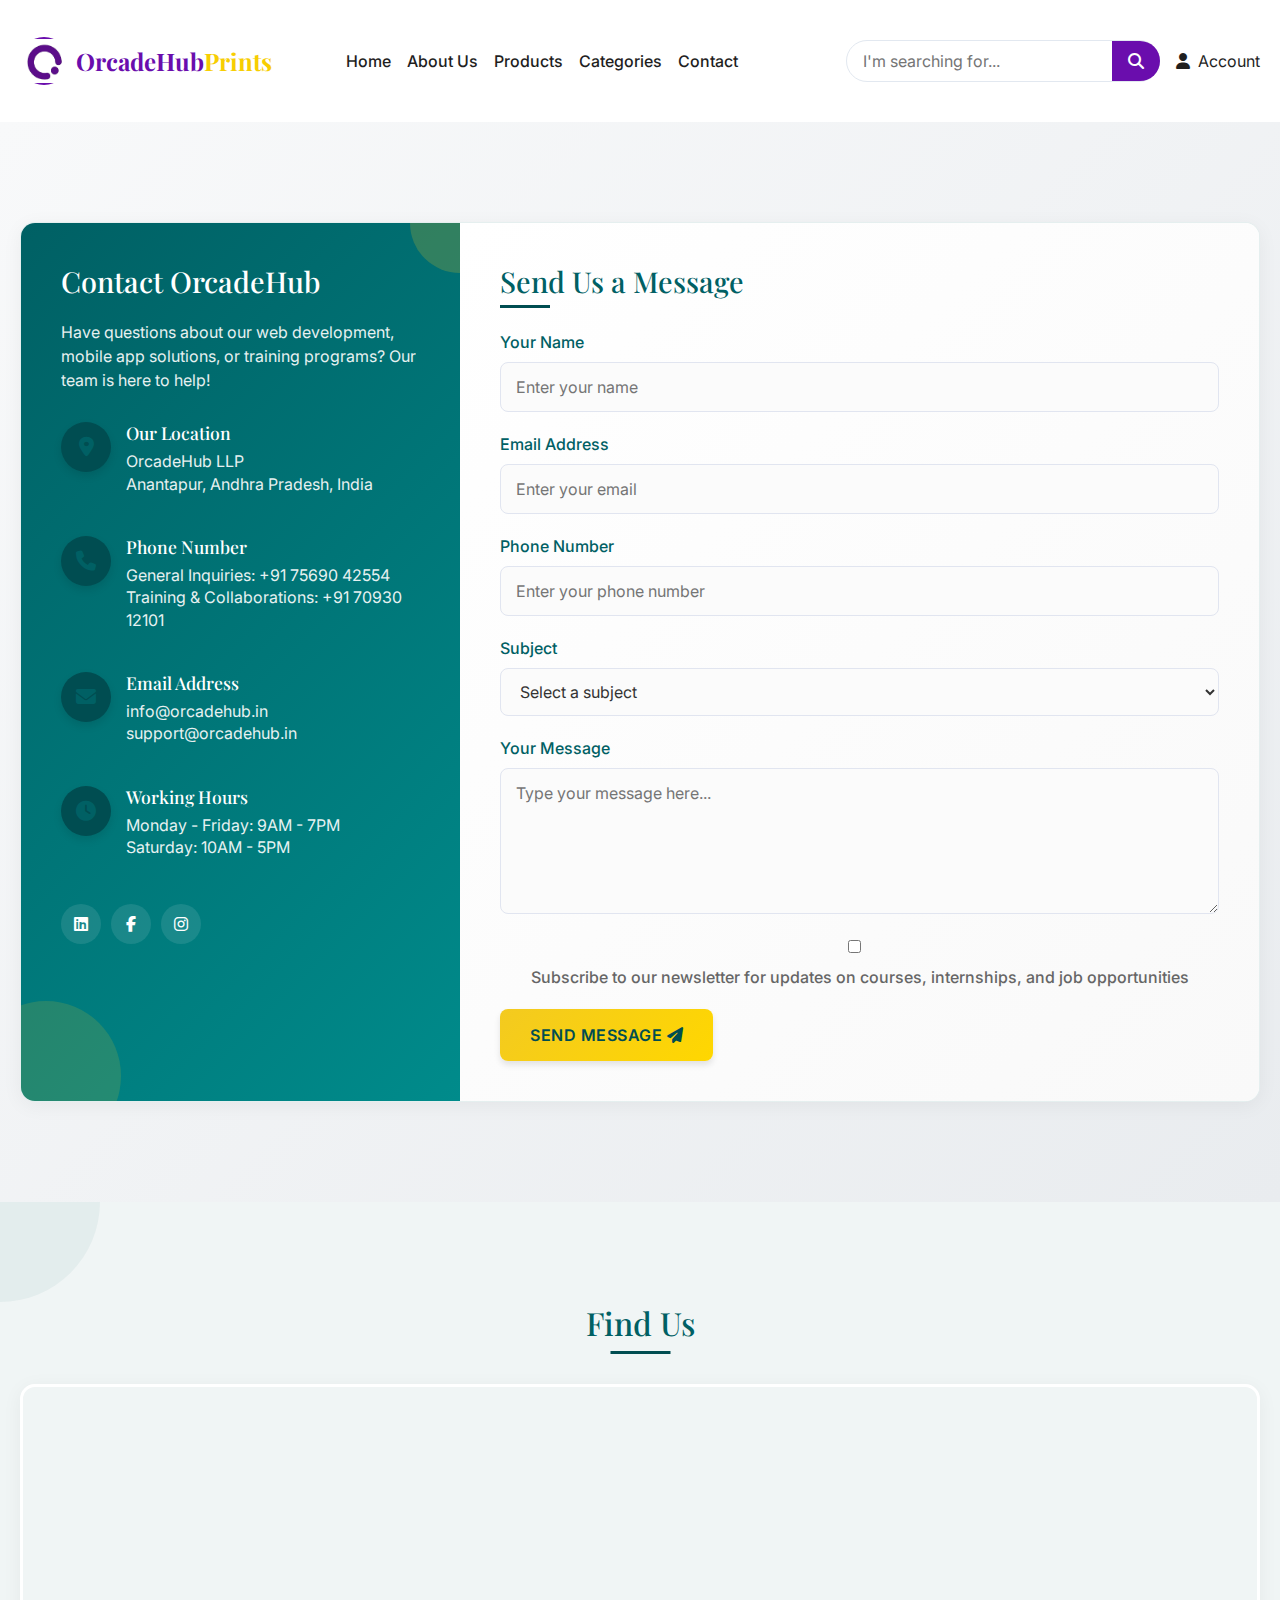
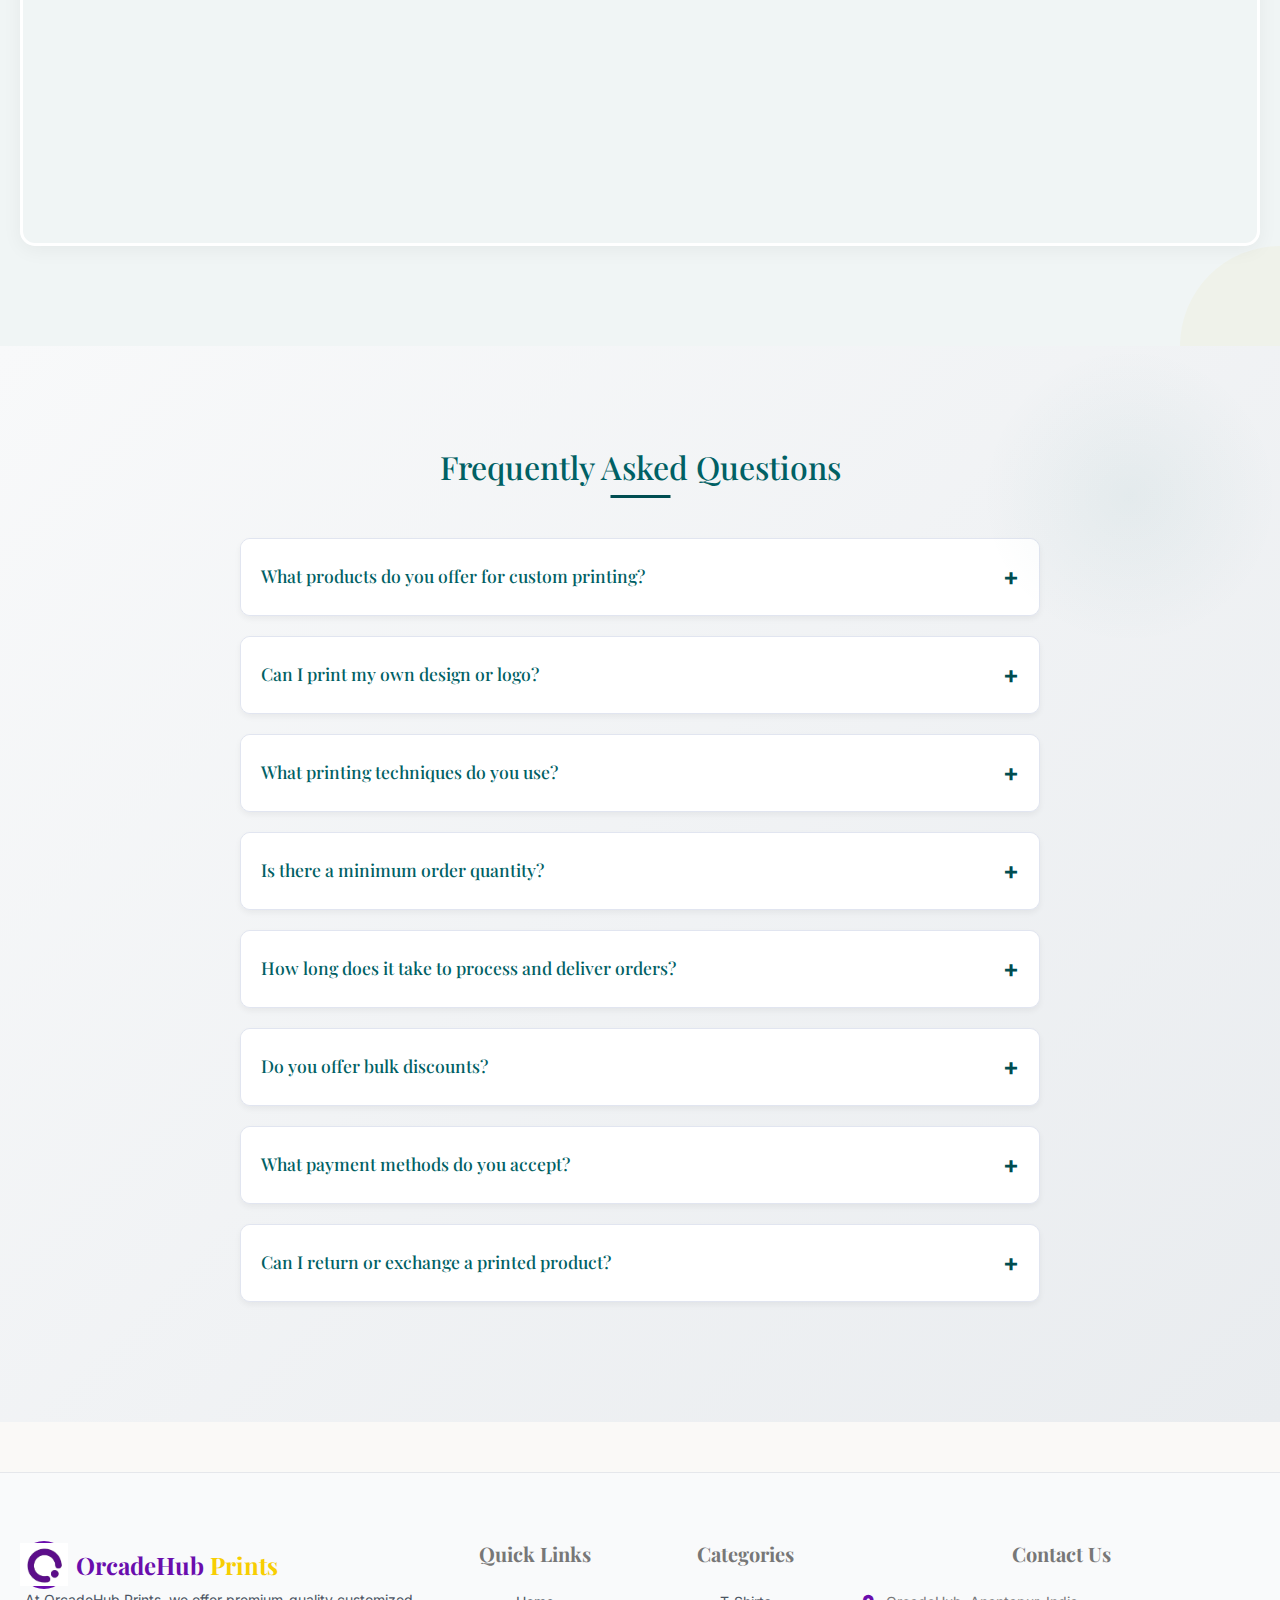
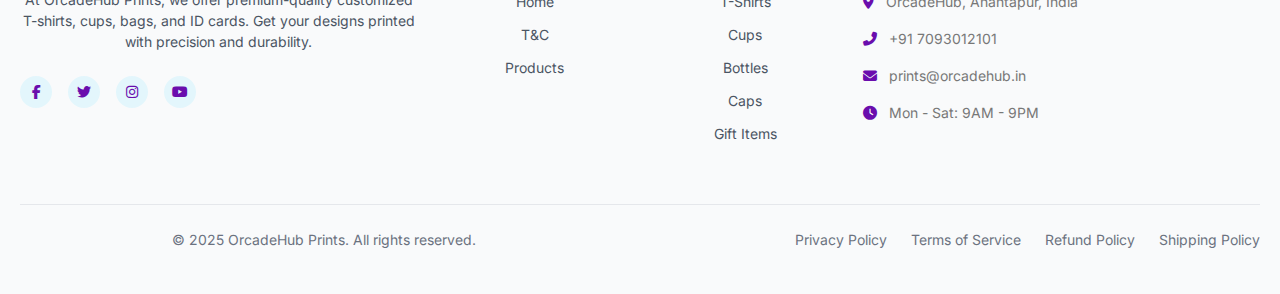
<file: contact.html>
<!DOCTYPE html>
<html lang="en">
  <head>
    <meta charset="UTF-8">
    <meta name="viewport" content="width=device-width, initial-scale=1.0">
    <title>OrcadeHub-Prints</title>
    <link rel="shortcut icon" href="log.png" type="image/x-icon">
    <link href="https://cdn.jsdelivr.net/npm/bootstrap@5.3.0/dist/css/bootstrap.min.css" rel="stylesheet">
    <link href="https://fonts.googleapis.com/css2?family=Inter:wght@300;400;500;600;700&family=Playfair+Display:wght@400;500;700;900&display=swap" rel="stylesheet">
    <link rel="stylesheet" href="styles.css">
    <link rel="stylesheet" href="https://cdnjs.cloudflare.com/ajax/libs/font-awesome/6.4.0/css/all.min.css">
    <style>
      #mainNav {
        z-index: 1000;
      }
    </style>
  </head>
<body>
  <nav class="navbar navbar-expand-lg sticky-top" id="mainNav">
    <div class="container">
      <a class="navbar-brand" href="index.html">
        <div class="logo-container">
          <div class="logo-circle">
            <img src="log.png" alt="logo">
            <span class="logo-text"></span>
          </div>
          <span class="brand-text">OrcadeHub<span class="gold-text">Prints</span></span>
        </div>
      </a>
      <button class="navbar-toggler" type="button" data-bs-toggle="collapse" data-bs-target="#navbarContent">
        <i class="fas fa-bars"></i>
      </button>
      <div class="collapse navbar-collapse" id="navbarContent">
        <ul class="navbar-nav mx-auto">
          <li class="nav-item"><a class="nav-link" href="index.html">Home</a></li>
          <li class="nav-item"><a class="nav-link" href="about.html">About Us</a></li>
          <li class="nav-item"><a class="nav-link" href="products.html">Products</a></li>
          <li class="nav-item"><a class="nav-link" href="categories.html">Categories</a></li>
          <li class="nav-item"><a class="nav-link" href="contact.html">Contact</a></li>
        </ul>
        <div class="navbar-nav ms-auto nav-actions">
          <div class="search-container d-none d-lg-flex">
            <div class="search-bar">
              <input type="text" placeholder="I'm searching for...">
              <button type="button"><i class="fas fa-search"></i></button>
            </div>
          </div>
          <div class="d-flex align-items-center ms-3">
            <a href="account.html" class="nav-icon-link">
              <i class="fas fa-user"></i>
              <span class="d-none d-lg-inline">Account</span>
            </a>
            <!-- <a href="cart.html" class="nav-icon-link ms-3">
              <div class="position-relative">
                <i class="fas fa-shopping-cart"></i>
                <span class="cart-count">0</span>
              </div>
              <div class="d-none d-lg-flex flex-column align-items-start">
                <span class="cart-text">Cart</span>
                <span class="cart-price">₹0.00</span>
              </div>
            </a> -->
          </div>
        </div>
      </div>
    </div>
  </nav>

  

  <main class="contact-container">
    <div class="container">
      <div class="contact-wrapper">
        <!-- Contact Information -->
        <div class="contact-info">
          <h2>Contact OrcadeHub</h2>
          <p>Have questions about our web development, mobile app solutions, or training programs? Our team is here to help!</p>
          
          <div class="info-item">
            <div class="icon">
              <i class="fas fa-map-marker-alt"></i>
            </div>
            <div class="details">
              <h3>Our Location</h3>
              <p>OrcadeHub LLP<br>Anantapur, Andhra Pradesh, India</p>
            </div>
          </div>
          
          <div class="info-item">
            <div class="icon">
              <i class="fas fa-phone"></i>
            </div>
            <div class="details">
              <h3>Phone Number</h3>
              <p>General Inquiries: +91 75690 42554<br>Training & Collaborations: +91 70930 12101</p>
            </div>
          </div>
          
          <div class="info-item">
            <div class="icon">
              <i class="fas fa-envelope"></i>
            </div>
            <div class="details">
              <h3>Email Address</h3>
              <p>info@orcadehub.in<br>support@orcadehub.in</p>
            </div>
          </div>
          
          <div class="info-item">
            <div class="icon">
              <i class="fas fa-clock"></i>
            </div>
            <div class="details">
              <h3>Working Hours</h3>
              <p>Monday - Friday: 9AM - 7PM<br>Saturday: 10AM - 5PM</p>
            </div>
          </div>
          
          <div class="social-links">
            <a href="https://www.instagram.com/orcadehub_prints?igsh=a3dqMWk4Mzl3ajRr" aria-label="LinkedIn"><i class="fab fa-linkedin"></i></a>
            <a href="https://www.instagram.com/orcadehub_prints?igsh=a3dqMWk4Mzl3ajRr" aria-label="Facebook"><i class="fab fa-facebook-f"></i></a>
            <a href="https://www.instagram.com/orcadehub_prints?igsh=a3dqMWk4Mzl3ajRr" aria-label="Instagram"><i class="fab fa-instagram"></i></a>
          </div>
        </div>
        
        <!-- Contact Form -->
        <div class="contact-form">
          <h2>Send Us a Message</h2>
          <form id="contactForm">
            <div class="form-group">
              <label for="name">Your Name</label>
              <input type="text" id="name" name="name" placeholder="Enter your name" required>
            </div>
            
            <div class="form-group">
              <label for="email">Email Address</label>
              <input type="email" id="email" name="email" placeholder="Enter your email" required>
            </div>
            
            <div class="form-group">
              <label for="phone">Phone Number</label>
              <input type="tel" id="phone" name="phone" placeholder="Enter your phone number">
            </div>
            
            <div class="form-group">
              <label for="subject">Subject</label>
              <select id="subject" name="subject">
                <option value="">Select a subject</option>
                <option value="general">General Inquiry</option>
                <option value="web-development">Web Development Services</option>
                <option value="mobile-app">Mobile App Development</option>
                <option value="training">Training & Internship</option>
                <option value="partnership">Business Collaboration</option>
                <option value="other">Other</option>
              </select>
            </div>
            
            <div class="form-group">
              <label for="message">Your Message</label>
              <textarea id="message" name="message" rows="5" placeholder="Type your message here..." required></textarea>
            </div>
            
            <div class="form-group checkbox-group">
              <input type="checkbox" id="newsletter" name="newsletter">
              <label for="newsletter">Subscribe to our newsletter for updates on courses, internships, and job opportunities</label>
            </div>
            
            <button type="submit" class="submit-btn">Send Message <i class="fas fa-paper-plane"></i></button>
          </form>
        </div>
      </div>
    </div>
  </main>

  
  <section class="map-section">
    <div class="container">
      <h2>Find Us</h2>
      <div class="map-container">
        <iframe 
          src="https://www.google.com/maps/embed?pb=!1m18!1m12!1m3!1d3859.059093810554!2d77.49389357412057!3d14.348027386497204!2m3!1f0!2f0!3f0!3m2!1i1024!2i768!4f13.1!3m3!1m2!1s0x3bb15b02a06fc4e9%3A0x4a4c065c87a37c3f!2sMudigubba%2C%20Andhra%20Pradesh%20515511!5e0!3m2!1sen!2sin!4v1711420800000!5m2!1sen!2sin" 
          width="100%" 
          height="450" 
          style="border:0;" 
          allowfullscreen="" 
          loading="lazy" 
          referrerpolicy="no-referrer-when-downgrade">
        </iframe>
      </div>
    </div>
</section>

  
  <section class="faq-section">
    <div class="container">
      <h2>Frequently Asked Questions</h2>
      <div class="faq-container">
        
        <div class="faq-item">
          <div class="faq-question">
            <h3>What products do you offer for custom printing?</h3>
            <span class="toggle-icon">+</span>
          </div>
          <div class="faq-answer">
            <p>We offer custom printing services for T-shirts, bottles, caps, cups, and other personalized merchandise. You can choose from a variety of designs or upload your own.</p>
          </div>
        </div>
        
        <div class="faq-item">
          <div class="faq-question">
            <h3>Can I print my own design or logo?</h3>
            <span class="toggle-icon">+</span>
          </div>
          <div class="faq-answer">
            <p>Yes! You can upload your own design, company logo, or artwork for printing. We also provide design assistance if needed.</p>
          </div>
        </div>
        
        <div class="faq-item">
          <div class="faq-question">
            <h3>What printing techniques do you use?</h3>
            <span class="toggle-icon">+</span>
          </div>
          <div class="faq-answer">
            <p>We use high-quality printing techniques such as screen printing, digital printing, sublimation, and heat transfer, depending on the product and design requirements.</p>
          </div>
        </div>
        
        <div class="faq-item">
          <div class="faq-question">
            <h3>Is there a minimum order quantity?</h3>
            <span class="toggle-icon">+</span>
          </div>
          <div class="faq-answer">
            <p>We accept both small and bulk orders. You can order a single customized product or place bulk orders for corporate events, team uniforms, or giveaways.</p>
          </div>
        </div>
        
        <div class="faq-item">
          <div class="faq-question">
            <h3>How long does it take to process and deliver orders?</h3>
            <span class="toggle-icon">+</span>
          </div>
          <div class="faq-answer">
            <p>Processing time depends on the order size and customization details. Standard orders are processed within 3-5 business days, while bulk orders may take 7-10 days. Delivery times vary based on location.</p>
          </div>
        </div>

        <div class="faq-item">
          <div class="faq-question">
            <h3>Do you offer bulk discounts?</h3>
            <span class="toggle-icon">+</span>
          </div>
          <div class="faq-answer">
            <p>Yes! We offer special discounts for bulk orders. Contact us for a customized quote based on your order size and design specifications.</p>
          </div>
        </div>

        <div class="faq-item">
          <div class="faq-question">
            <h3>What payment methods do you accept?</h3>
            <span class="toggle-icon">+</span>
          </div>
          <div class="faq-answer">
            <p>We accept online payments via UPI, credit/debit cards, net banking, and wallets. For bulk orders, bank transfers are also available.</p>
          </div>
        </div>

        <div class="faq-item">
          <div class="faq-question">
            <h3>Can I return or exchange a printed product?</h3>
            <span class="toggle-icon">+</span>
          </div>
          <div class="faq-answer">
            <p>As these are customized products, we do not accept returns or exchanges unless there is a printing defect or damage. Please review your design before placing an order.</p>
          </div>
        </div>

      </div>
    </div>
</section>



  <script>
    // Form submission
    document.getElementById('contactForm').addEventListener('submit', function(e) {
      e.preventDefault();
      alert('Thank you for your message! We will get back to you soon.');
      this.reset();
    });
    
    // FAQ toggles
    document.querySelectorAll('.faq-question').forEach(question => {
      question.addEventListener('click', () => {
        const item = question.parentElement;
        item.classList.toggle('active');
        
        // Update the toggle icon
        const icon = question.querySelector('.toggle-icon');
        icon.textContent = item.classList.contains('active') ? '−' : '+';
      });
    });
  </script>
  
  <!-- Footer -->
  <footer class="footer">
    <div class="container">
      <div class="row">
        <div class="col-lg-4 mb-5 mb-lg-0">
          <div class="logo-container">
            <div class="logo-circle">
              <img src="log.png" alt="logo" />
              <span class="logo-text"></span>
            </div>
            <span class="brand-text"
              >OrcadeHub<span class="gold-text"> Prints</span></span
            >
          </div>
          <p class="footer-about">
            At OrcadeHub Prints, we offer premium-quality customized T-shirts,
            cups, bags, and ID cards. Get your designs printed with precision
            and durability.
          </p>
          <div class="footer-social">
            <a
              href="https://www.instagram.com/orcadehub_prints/"
              class="social-icon"
              ><i class="fab fa-facebook-f"></i
            ></a>
            <a
              href="https://www.instagram.com/orcadehub_prints/"
              class="social-icon"
              ><i class="fab fa-twitter"></i
            ></a>
            <a
              href="https://www.instagram.com/orcadehub_prints/"
              class="social-icon"
              ><i class="fab fa-instagram"></i
            ></a>
            <a
              href="https://www.instagram.com/orcadehub_prints/"
              class="social-icon"
              ><i class="fab fa-youtube"></i
            ></a>
          </div>
        </div>
        <div class="col-md-4 col-lg-2 mb-4 mb-md-0">
          <h3 class="footer-title">Quick Links</h3>
          <ul class="footer-links">
            <li><a href="index.html">Home</a></li>
            <li><a href="terms.html">T&C</a></li>
            <li><a href="products.html">Products</a></li>
          </ul>
        </div>
        <div class="col-md-4 col-lg-2 mb-4 mb-md-0">
          <h3 class="footer-title">Categories</h3>
          <ul class="footer-links">
            <li><a href="products.html">T-Shirts</a></li>
            <li><a href="products.html">Cups</a></li>
            <li><a href="products.html">Bottles</a></li>
            <li><a href="products.html">Caps</a></li>
            <li><a href="products.html">Gift Items</a></li>
          </ul>
        </div>
        <div class="col-md-4 col-lg-4">
          <h3 class="footer-title">Contact Us</h3>
          <ul class="footer-contact">
            <li>
              <i class="fas fa-map-marker-alt"></i>
              <span>OrcadeHub, Anantapur, India</span>
            </li>
            <li>
              <i class="fas fa-phone-alt"></i>
              <span>+91 7093012101</span>
            </li>
            <li>
              <i class="fas fa-envelope"></i>
              <span>prints@orcadehub.in</span>
            </li>
            <li>
              <i class="fas fa-clock"></i>
              <span>Mon - Sat: 9AM - 9PM</span>
            </li>
          </ul>
        </div>
      </div>
      <div class="footer-bottom">
        <div class="row">
          <div class="col-md-6">
            <p class="copyright">
              © 2025 OrcadeHub Prints. All rights reserved.
            </p>
          </div>
          <div class="col-md-6 text-md-end">
            <div class="footer-bottom-links">
              <a href="privacy-policy.html">Privacy Policy</a>
              <a href="terms.html">Terms of Service</a>
              <a href="refund-policy.html">Refund Policy</a>
              <a href="shipping-policy.html">Shipping Policy</a>
            </div>
          </div>
        </div>
      </div>
    </div>
  </footer>

</body>
</html>
</file>
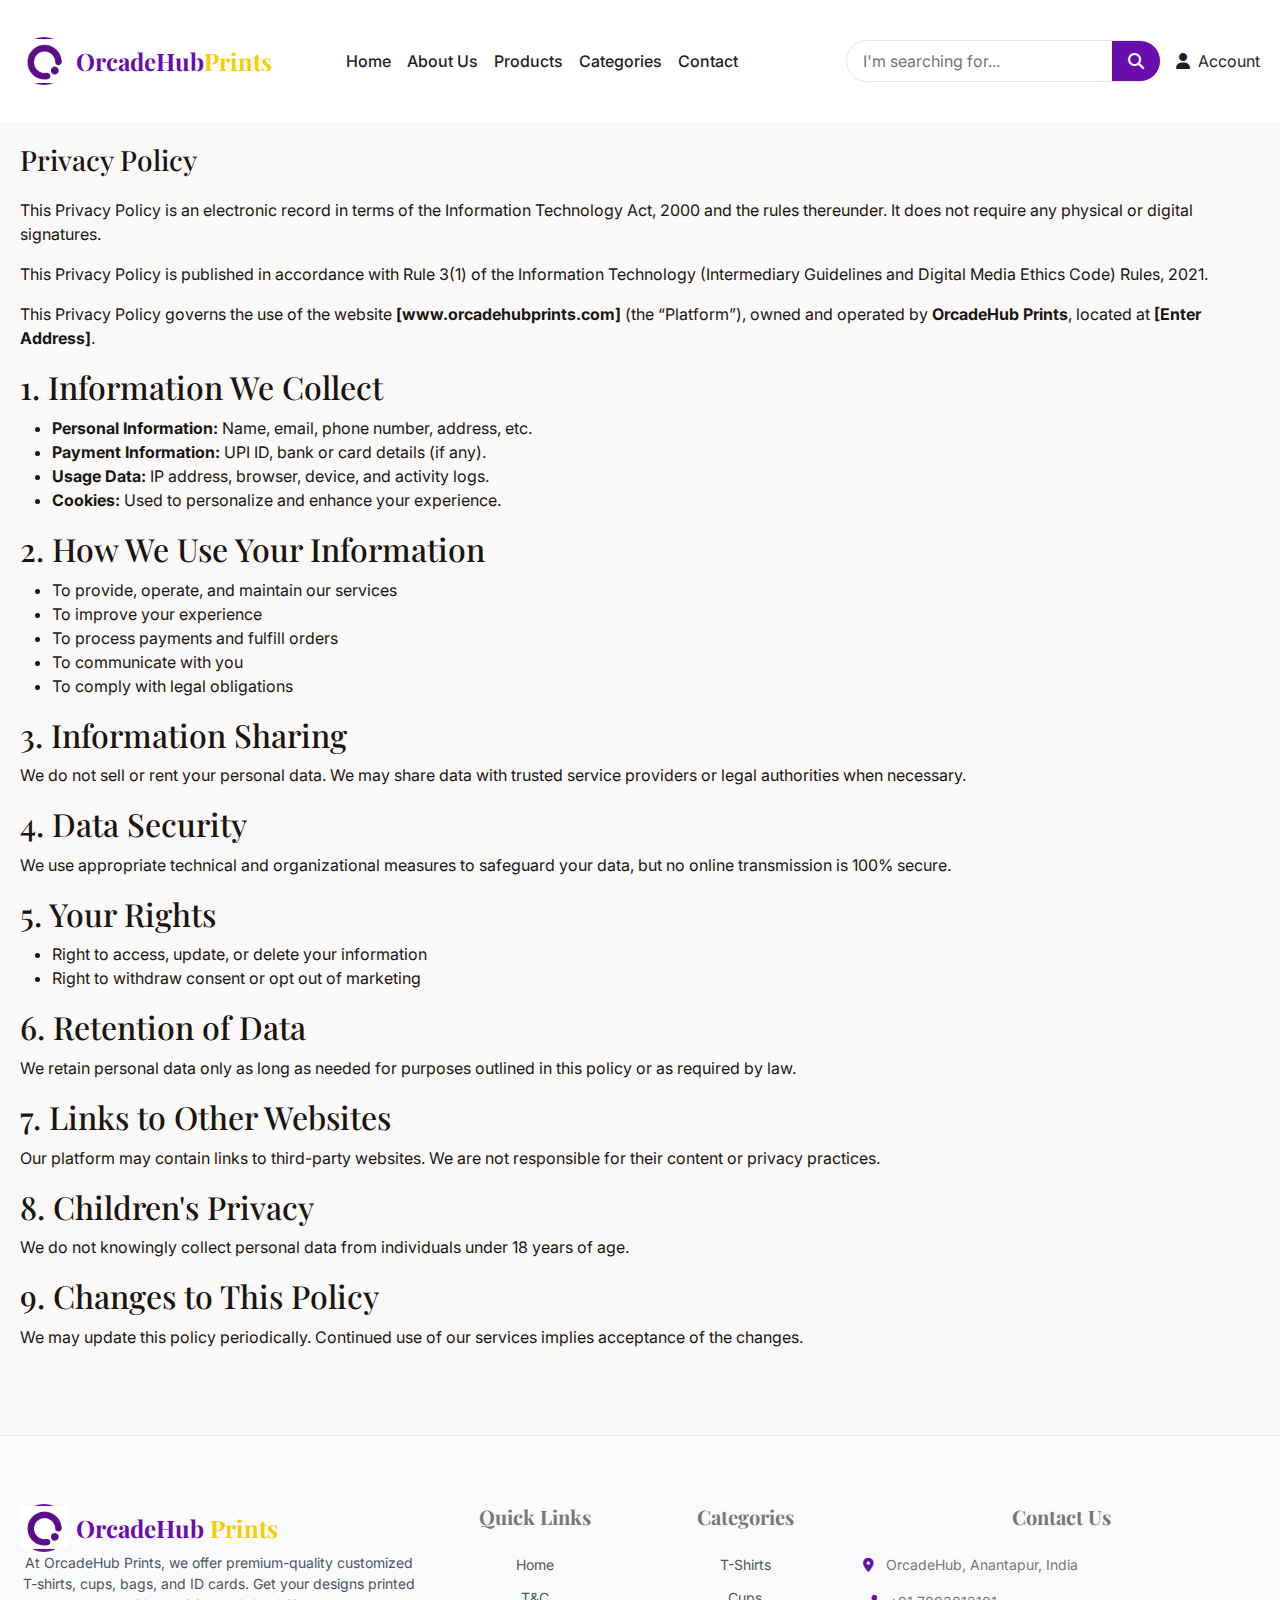
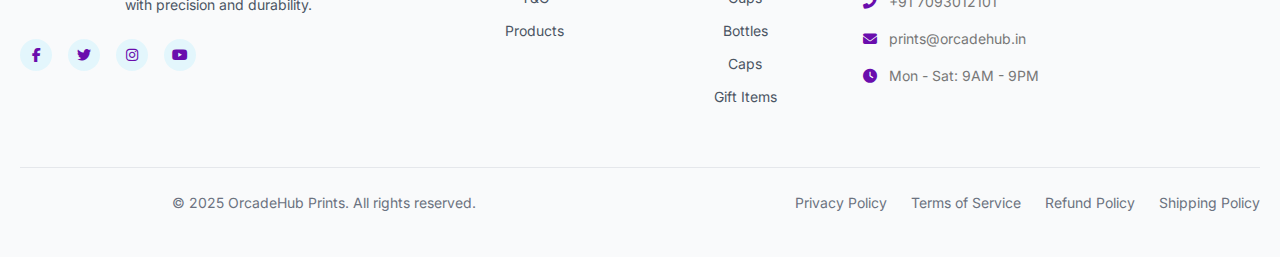
<file: privacy-policy.html>
<!DOCTYPE html>
<html lang="en">
  <head>
    <meta charset="UTF-8" />
    <meta name="viewport" content="width=device-width, initial-scale=1.0" />
    <title>OrcadeHub-Prints</title>
    <link rel="shortcut icon" href="log.png" type="image/x-icon" />
    <link
      href="https://cdn.jsdelivr.net/npm/bootstrap@5.3.0/dist/css/bootstrap.min.css"
      rel="stylesheet"
    />
    <link
      href="https://fonts.googleapis.com/css2?family=Inter:wght@300;400;500;600;700&family=Playfair+Display:wght@400;500;700;900&display=swap"
      rel="stylesheet"
    />
    <link rel="stylesheet" href="styles.css" />
    <link
      rel="stylesheet"
      href="https://cdnjs.cloudflare.com/ajax/libs/font-awesome/6.4.0/css/all.min.css"
    />
    <style>
      #mainNav {
        z-index: 1000;
      }
    </style>
  </head>
  <body>
    <nav class="navbar navbar-expand-lg sticky-top" id="mainNav">
      <div class="container">
        <a class="navbar-brand" href="index.html">
          <div class="logo-container">
            <div class="logo-circle">
              <img src="log.png" alt="logo" />
              <span class="logo-text"></span>
            </div>
            <span class="brand-text"
              >OrcadeHub<span class="gold-text">Prints</span></span
            >
          </div>
        </a>
        <button
          class="navbar-toggler"
          type="button"
          data-bs-toggle="collapse"
          data-bs-target="#navbarContent"
        >
          <i class="fas fa-bars"></i>
        </button>
        <div class="collapse navbar-collapse" id="navbarContent">
          <ul class="navbar-nav mx-auto">
            <li class="nav-item">
              <a class="nav-link" href="index.html">Home</a>
            </li>
            <li class="nav-item">
              <a class="nav-link" href="about.html">About Us</a>
            </li>
            <li class="nav-item">
              <a class="nav-link" href="products.html">Products</a>
            </li>
            <li class="nav-item">
              <a class="nav-link" href="categories.html">Categories</a>
            </li>
            <li class="nav-item">
              <a class="nav-link" href="contact.html">Contact</a>
            </li>
          </ul>
          <div class="navbar-nav ms-auto nav-actions">
            <div class="search-container d-none d-lg-flex">
              <div class="search-bar">
                <input type="text" placeholder="I'm searching for..." />
                <button type="button"><i class="fas fa-search"></i></button>
              </div>
            </div>
            <div class="d-flex align-items-center ms-3">
              <a href="account.html" class="nav-icon-link">
                <i class="fas fa-user"></i>
                <span class="d-none d-lg-inline">Account</span>
              </a>
              <!-- <a href="cart.html" class="nav-icon-link ms-3">
                  <div class="position-relative">
                    <i class="fas fa-shopping-cart"></i>
                    <span class="cart-count">0</span>
                  </div>
                  <div class="d-none d-lg-flex flex-column align-items-start">
                    <span class="cart-text">Cart</span>
                    <span class="cart-price">₹0.00</span>
                  </div>
                </a> -->
            </div>
          </div>
        </div>
      </div>
    </nav>

    <div class="container">
        <h1>Privacy Policy</h1>
        <p>
          This Privacy Policy is an electronic record in terms of the Information Technology Act, 2000 and the rules thereunder. It does not require any physical or digital signatures.
        </p>
        <p>
          This Privacy Policy is published in accordance with Rule 3(1) of the Information Technology (Intermediary Guidelines and Digital Media Ethics Code) Rules, 2021.
        </p>
        <p>
          This Privacy Policy governs the use of the website <strong>[www.orcadehubprints.com]</strong> (the “Platform”), owned and operated by <strong>OrcadeHub Prints</strong>, located at <strong>[Enter Address]</strong>.
        </p>
    
        <h2>1. Information We Collect</h2>
        <ul>
          <li><strong>Personal Information:</strong> Name, email, phone number, address, etc.</li>
          <li><strong>Payment Information:</strong> UPI ID, bank or card details (if any).</li>
          <li><strong>Usage Data:</strong> IP address, browser, device, and activity logs.</li>
          <li><strong>Cookies:</strong> Used to personalize and enhance your experience.</li>
        </ul>
    
        <h2>2. How We Use Your Information</h2>
        <ul>
          <li>To provide, operate, and maintain our services</li>
          <li>To improve your experience</li>
          <li>To process payments and fulfill orders</li>
          <li>To communicate with you</li>
          <li>To comply with legal obligations</li>
        </ul>
    
        <h2>3. Information Sharing</h2>
        <p>
          We do not sell or rent your personal data. We may share data with trusted service providers or legal authorities when necessary.
        </p>
    
        <h2>4. Data Security</h2>
        <p>
          We use appropriate technical and organizational measures to safeguard your data, but no online transmission is 100% secure.
        </p>
    
        <h2>5. Your Rights</h2>
        <ul>
          <li>Right to access, update, or delete your information</li>
          <li>Right to withdraw consent or opt out of marketing</li>
        </ul>
    
        <h2>6. Retention of Data</h2>
        <p>
          We retain personal data only as long as needed for purposes outlined in this policy or as required by law.
        </p>
    
        <h2>7. Links to Other Websites</h2>
        <p>
          Our platform may contain links to third-party websites. We are not responsible for their content or privacy practices.
        </p>
    
        <h2>8. Children's Privacy</h2>
        <p>
          We do not knowingly collect personal data from individuals under 18 years of age.
        </p>
    
        <h2>9. Changes to This Policy</h2>
        <p>
          We may update this policy periodically. Continued use of our services implies acceptance of the changes.
        </p>
    
      
      </div>

     
  <!-- Footer -->
  <footer class="footer">
    <div class="container">
      <div class="row">
        <div class="col-lg-4 mb-5 mb-lg-0">
          <div class="logo-container">
            <div class="logo-circle">
              <img src="log.png" alt="logo" />
              <span class="logo-text"></span>
            </div>
            <span class="brand-text"
              >OrcadeHub<span class="gold-text"> Prints</span></span
            >
          </div>
          <p class="footer-about">
            At OrcadeHub Prints, we offer premium-quality customized T-shirts,
            cups, bags, and ID cards. Get your designs printed with precision
            and durability.
          </p>
          <div class="footer-social">
            <a
              href="https://www.instagram.com/orcadehub_prints/"
              class="social-icon"
              ><i class="fab fa-facebook-f"></i
            ></a>
            <a
              href="https://www.instagram.com/orcadehub_prints/"
              class="social-icon"
              ><i class="fab fa-twitter"></i
            ></a>
            <a
              href="https://www.instagram.com/orcadehub_prints/"
              class="social-icon"
              ><i class="fab fa-instagram"></i
            ></a>
            <a
              href="https://www.instagram.com/orcadehub_prints/"
              class="social-icon"
              ><i class="fab fa-youtube"></i
            ></a>
          </div>
        </div>
        <div class="col-md-4 col-lg-2 mb-4 mb-md-0">
          <h3 class="footer-title">Quick Links</h3>
          <ul class="footer-links">
            <li><a href="index.html">Home</a></li>
            <li><a href="terms.html">T&C</a></li>
            <li><a href="products.html">Products</a></li>
          </ul>
        </div>
        <div class="col-md-4 col-lg-2 mb-4 mb-md-0">
          <h3 class="footer-title">Categories</h3>
          <ul class="footer-links">
            <li><a href="products.html">T-Shirts</a></li>
            <li><a href="products.html">Cups</a></li>
            <li><a href="products.html">Bottles</a></li>
            <li><a href="products.html">Caps</a></li>
            <li><a href="products.html">Gift Items</a></li>
          </ul>
        </div>
        <div class="col-md-4 col-lg-4">
          <h3 class="footer-title">Contact Us</h3>
          <ul class="footer-contact">
            <li>
              <i class="fas fa-map-marker-alt"></i>
              <span>OrcadeHub, Anantapur, India</span>
            </li>
            <li>
              <i class="fas fa-phone-alt"></i>
              <span>+91 7093012101</span>
            </li>
            <li>
              <i class="fas fa-envelope"></i>
              <span>prints@orcadehub.in</span>
            </li>
            <li>
              <i class="fas fa-clock"></i>
              <span>Mon - Sat: 9AM - 9PM</span>
            </li>
          </ul>
        </div>
      </div>
      <div class="footer-bottom">
        <div class="row">
          <div class="col-md-6">
            <p class="copyright">
              © 2025 OrcadeHub Prints. All rights reserved.
            </p>
          </div>
          <div class="col-md-6 text-md-end">
            <div class="footer-bottom-links">
              <a href="privacy-policy.html">Privacy Policy</a>
              <a href="terms.html">Terms of Service</a>
              <a href="refund-policy.html">Refund Policy</a>
              <a href="shipping-policy.html">Shipping Policy</a>
            </div>
          </div>
        </div>
      </div>
    </div>
  </footer>
  
  </body>
</html>
</file>
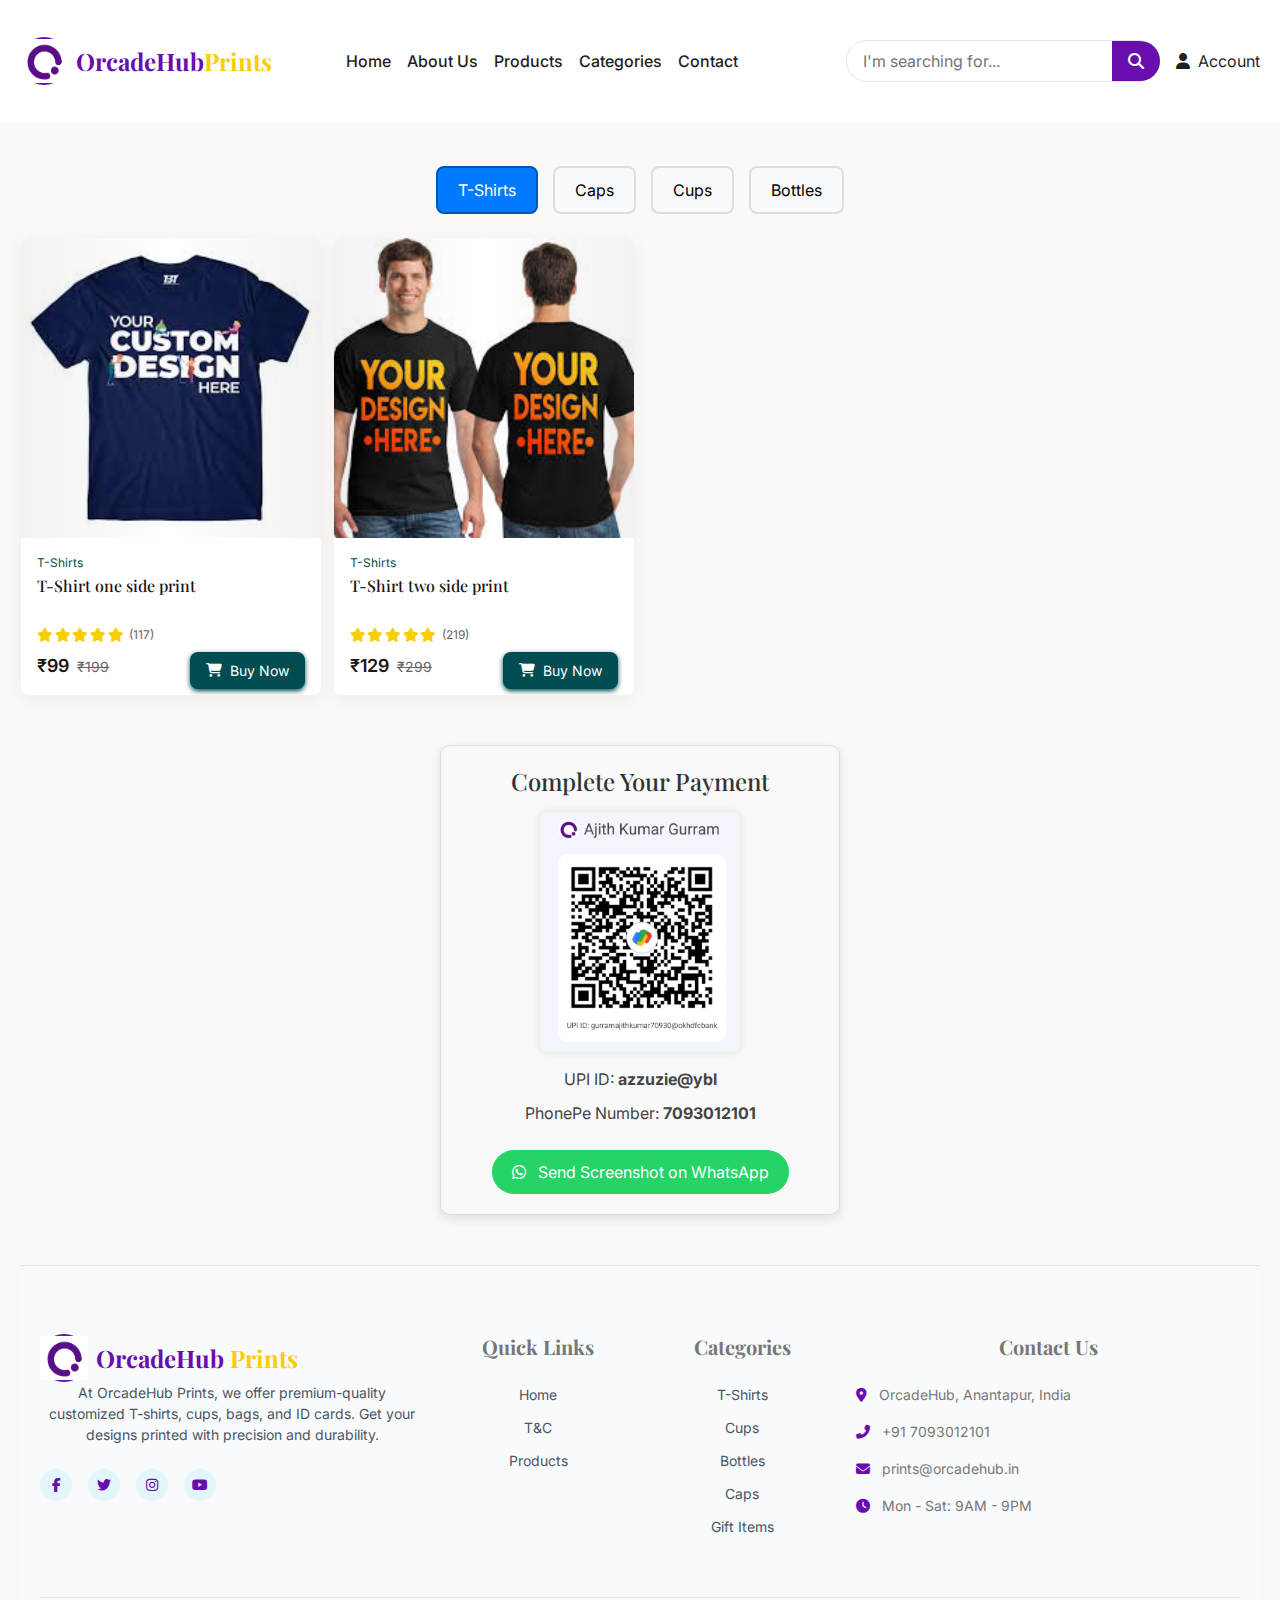
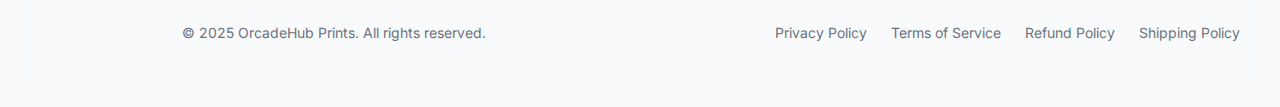
<file: products.html>
<!DOCTYPE html>
<html lang="en">
  <head>
    <meta charset="UTF-8">
    <meta name="viewport" content="width=device-width, initial-scale=1.0">
    <title>OrcadeHub-Prints</title>
    <link rel="shortcut icon" href="log.png" type="image/x-icon">
    <link href="https://cdn.jsdelivr.net/npm/bootstrap@5.3.0/dist/css/bootstrap.min.css" rel="stylesheet">
    <link href="https://fonts.googleapis.com/css2?family=Inter:wght@300;400;500;600;700&family=Playfair+Display:wght@400;500;700;900&display=swap" rel="stylesheet">
    <link rel="stylesheet" href="products.css">
    <link rel="stylesheet" href="styles.css">
    <link rel="stylesheet" href="https://cdnjs.cloudflare.com/ajax/libs/font-awesome/6.4.0/css/all.min.css">
    <style>
      #mainNav {
        z-index: 1000;
      }
    </style>
  </head>
<body>
  <!-- navbar.html -->
  <nav class="navbar navbar-expand-lg sticky-top" id="mainNav">
    <div class="container">
      <a class="navbar-brand" href="index.html">
        <div class="logo-container">
          <div class="logo-circle">
            <img src="log.png" alt="logo">
            <span class="logo-text"></span>
          </div>
          <span class="brand-text">OrcadeHub<span class="gold-text">Prints</span></span>
        </div>
      </a>
      <button class="navbar-toggler" type="button" data-bs-toggle="collapse" data-bs-target="#navbarContent">
        <i class="fas fa-bars"></i>
      </button>
      <div class="collapse navbar-collapse" id="navbarContent">
        <ul class="navbar-nav mx-auto">
          <li class="nav-item"><a class="nav-link" href="index.html">Home</a></li>
          <li class="nav-item"><a class="nav-link" href="about.html">About Us</a></li>
          <li class="nav-item"><a class="nav-link" href="products.html">Products</a></li>
          <li class="nav-item"><a class="nav-link" href="categories.html">Categories</a></li>
          <li class="nav-item"><a class="nav-link" href="contact.html">Contact</a></li>
        </ul>
        <div class="navbar-nav ms-auto nav-actions">
          <div class="search-container d-none d-lg-flex">
            <div class="search-bar">
              <input type="text" placeholder="I'm searching for...">
              <button type="button"><i class="fas fa-search"></i></button>
            </div>
          </div>
          <div class="d-flex align-items-center ms-3">
            <a href="account.html" class="nav-icon-link">
              <i class="fas fa-user"></i>
              <span class="d-none d-lg-inline">Account</span>
            </a>
            <!-- <a href="cart.html" class="nav-icon-link ms-3">
              <div class="position-relative">
                <i class="fas fa-shopping-cart"></i>
                <span class="cart-count">0</span>
              </div>
              <div class="d-none d-lg-flex flex-column align-items-start">
                <span class="cart-text">Cart</span>
                <span class="cart-price">₹0.00</span>
              </div>
            </a> -->
          </div>
        </div>
      </div>
    </div>
  </nav>

  
  <div class="container"> 
    <div class="category-buttons-container text-center my-4">
      <button id="T-Shirts" class="category-btn active-category" onclick="displayProducts('T-Shirts')">T-Shirts</button>
      <!-- <button id="Hoodies" class="category-btn" onclick="displayProducts('Hoodies')">Hoodies</button> -->
      <button id="Bags" class="category-btn" onclick="displayProducts('Caps')">Caps</button>
      <button id="Cups" class="category-btn" onclick="displayProducts('Cups')">Cups</button>
      <button id="Bottles" class="category-btn" onclick="displayProducts('Bottles')">Bottles</button>
      <!-- <button id="ID Cards" class="category-btn" onclick="displayProducts('ID Cards')">ID Cards</button> -->
  
    </div>
  
  
        <!-- Products Grid -->
        <div class="products-grid " id="products">
           
          
        </div>
        <!-- Scanner Section -->
<div id="scanner-section">
  <h2>Complete Your Payment</h2>
  <img src="qr.jpeg" alt="UPI QR Code">
  
  <div id="upi-id">UPI ID: <strong>azzuzie@ybl</strong></div>
  <div id="phone-number">PhonePe Number: <strong>7093012101</strong></div>
  
  <button id="whatsapp-btn" onclick="sendScreenshotToWhatsApp()">
    <i class="fab fa-whatsapp"></i> Send Screenshot on WhatsApp
  </button>
</div>

  <!-- Footer -->
  <footer class="footer">
    <div class="container">
      <div class="row">
        <div class="col-lg-4 mb-5 mb-lg-0">
          <div class="logo-container">
            <div class="logo-circle">
              <img src="log.png" alt="logo" />
              <span class="logo-text"></span>
            </div>
            <span class="brand-text"
              >OrcadeHub<span class="gold-text"> Prints</span></span
            >
          </div>
          <p class="footer-about">
            At OrcadeHub Prints, we offer premium-quality customized T-shirts,
            cups, bags, and ID cards. Get your designs printed with precision
            and durability.
          </p>
          <div class="footer-social">
            <a
              href="https://www.instagram.com/orcadehub_prints/"
              class="social-icon"
              ><i class="fab fa-facebook-f"></i
            ></a>
            <a
              href="https://www.instagram.com/orcadehub_prints/"
              class="social-icon"
              ><i class="fab fa-twitter"></i
            ></a>
            <a
              href="https://www.instagram.com/orcadehub_prints/"
              class="social-icon"
              ><i class="fab fa-instagram"></i
            ></a>
            <a
              href="https://www.instagram.com/orcadehub_prints/"
              class="social-icon"
              ><i class="fab fa-youtube"></i
            ></a>
          </div>
        </div>
        <div class="col-md-4 col-lg-2 mb-4 mb-md-0">
          <h3 class="footer-title">Quick Links</h3>
          <ul class="footer-links">
            <li><a href="index.html">Home</a></li>
            <li><a href="terms.html">T&C</a></li>
            <li><a href="products.html">Products</a></li>
          </ul>
        </div>
        <div class="col-md-4 col-lg-2 mb-4 mb-md-0">
          <h3 class="footer-title">Categories</h3>
          <ul class="footer-links">
            <li><a href="products.html">T-Shirts</a></li>
            <li><a href="products.html">Cups</a></li>
            <li><a href="products.html">Bottles</a></li>
            <li><a href="products.html">Caps</a></li>
            <li><a href="products.html">Gift Items</a></li>
          </ul>
        </div>
        <div class="col-md-4 col-lg-4">
          <h3 class="footer-title">Contact Us</h3>
          <ul class="footer-contact">
            <li>
              <i class="fas fa-map-marker-alt"></i>
              <span>OrcadeHub, Anantapur, India</span>
            </li>
            <li>
              <i class="fas fa-phone-alt"></i>
              <span>+91 7093012101</span>
            </li>
            <li>
              <i class="fas fa-envelope"></i>
              <span>prints@orcadehub.in</span>
            </li>
            <li>
              <i class="fas fa-clock"></i>
              <span>Mon - Sat: 9AM - 9PM</span>
            </li>
          </ul>
        </div>
      </div>
      <div class="footer-bottom">
        <div class="row">
          <div class="col-md-6">
            <p class="copyright">
              © 2025 OrcadeHub Prints. All rights reserved.
            </p>
          </div>
          <div class="col-md-6 text-md-end">
            <div class="footer-bottom-links">
              <a href="privacy-policy.html">Privacy Policy</a>
              <a href="terms.html">Terms of Service</a>
              <a href="refund-policy.html">Refund Policy</a>
              <a href="shipping-policy.html">Shipping Policy</a>
            </div>
          </div>
        </div>
      </div>
    </div>
  </footer>
<!-- 
        <div class="button-container">
          <a href="https://wa.me/917569042554?text=I%20want%20to%20customize%20a%20design" target="_blank">
              <button class="customize-button">
                  Customize Your Design <br>
                  Click me
              </button>
          </a>
      </div> -->
    </div>
  </div>


  <script>
    // Basic JavaScript to toggle mobile filters (optional)
    document.querySelector('.filter-button').addEventListener('click', function() {
      document.getElementById('mobile-filters').classList.add('active');
    });
    
    document.querySelector('.close-button').addEventListener('click', function() {
      document.getElementById('mobile-filters').classList.remove('active');
    });


    function redirectToWhatsApp() {
    // Show scanner section when "Buy Now" is clicked
    document.getElementById('scanner-section').classList.add('active');

    // Optionally scroll to scanner section
    document.getElementById('scanner-section').scrollIntoView({ behavior: 'smooth' });
  }

  function sendScreenshotToWhatsApp() {
    const phoneNumber = "7093012101";
    const message = encodeURIComponent("Hello, I have completed the payment. Please find the attached screenshot.");
    const whatsappURL = `https://wa.me/${phoneNumber}?text=${message}`;
    window.open(whatsappURL, '_blank');
  }
  </script>
  <script src="product.js"></script>
</body>
</html>
</file>
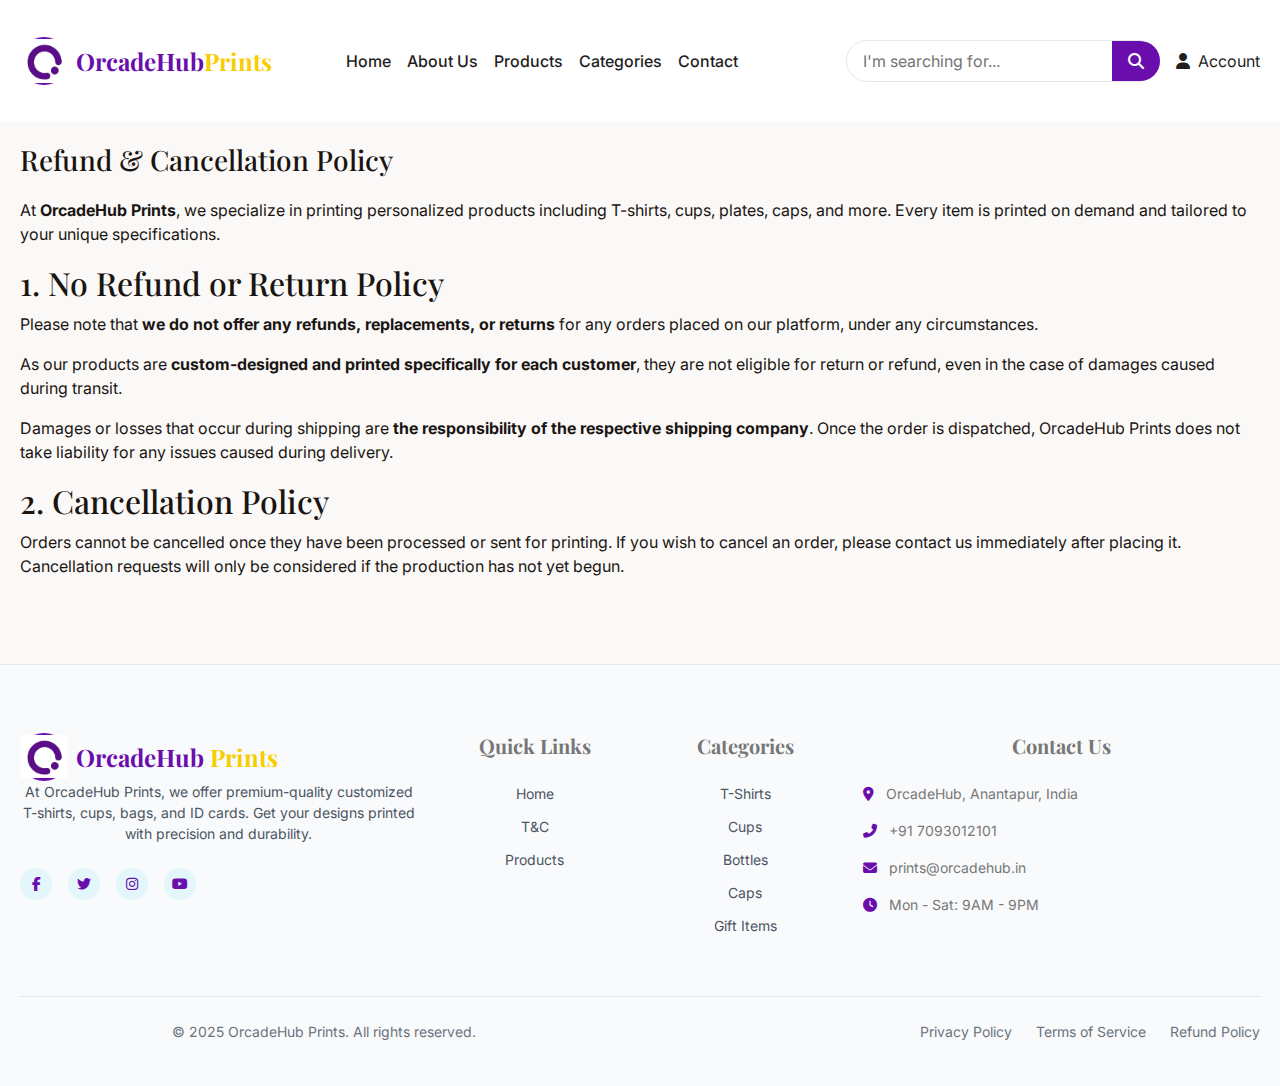
<file: refund-policy.html>
<!DOCTYPE html>
<html lang="en">
  <head>
    <meta charset="UTF-8" />
    <meta name="viewport" content="width=device-width, initial-scale=1.0" />
    <title>OrcadeHub-Prints</title>
    <link rel="shortcut icon" href="log.png" type="image/x-icon" />
    <link
      href="https://cdn.jsdelivr.net/npm/bootstrap@5.3.0/dist/css/bootstrap.min.css"
      rel="stylesheet"
    />
    <link
      href="https://fonts.googleapis.com/css2?family=Inter:wght@300;400;500;600;700&family=Playfair+Display:wght@400;500;700;900&display=swap"
      rel="stylesheet"
    />
    <link rel="stylesheet" href="styles.css" />
    <link
      rel="stylesheet"
      href="https://cdnjs.cloudflare.com/ajax/libs/font-awesome/6.4.0/css/all.min.css"
    />
    <style>
      #mainNav {
        z-index: 1000;
      }
    </style>
  </head>
  <body>
    <nav class="navbar navbar-expand-lg sticky-top" id="mainNav">
      <div class="container">
        <a class="navbar-brand" href="index.html">
          <div class="logo-container">
            <div class="logo-circle">
              <img src="log.png" alt="logo" />
              <span class="logo-text"></span>
            </div>
            <span class="brand-text"
              >OrcadeHub<span class="gold-text">Prints</span></span
            >
          </div>
        </a>
        <button
          class="navbar-toggler"
          type="button"
          data-bs-toggle="collapse"
          data-bs-target="#navbarContent"
        >
          <i class="fas fa-bars"></i>
        </button>
        <div class="collapse navbar-collapse" id="navbarContent">
          <ul class="navbar-nav mx-auto">
            <li class="nav-item">
              <a class="nav-link" href="index.html">Home</a>
            </li>
            <li class="nav-item">
              <a class="nav-link" href="about.html">About Us</a>
            </li>
            <li class="nav-item">
              <a class="nav-link" href="products.html">Products</a>
            </li>
            <li class="nav-item">
              <a class="nav-link" href="categories.html">Categories</a>
            </li>
            <li class="nav-item">
              <a class="nav-link" href="contact.html">Contact</a>
            </li>
          </ul>
          <div class="navbar-nav ms-auto nav-actions">
            <div class="search-container d-none d-lg-flex">
              <div class="search-bar">
                <input type="text" placeholder="I'm searching for..." />
                <button type="button"><i class="fas fa-search"></i></button>
              </div>
            </div>
            <div class="d-flex align-items-center ms-3">
              <a href="account.html" class="nav-icon-link">
                <i class="fas fa-user"></i>
                <span class="d-none d-lg-inline">Account</span>
              </a>
              <!-- <a href="cart.html" class="nav-icon-link ms-3">
                  <div class="position-relative">
                    <i class="fas fa-shopping-cart"></i>
                    <span class="cart-count">0</span>
                  </div>
                  <div class="d-none d-lg-flex flex-column align-items-start">
                    <span class="cart-text">Cart</span>
                    <span class="cart-price">₹0.00</span>
                  </div>
                </a> -->
            </div>
          </div>
        </div>
      </div>
    </nav>

    <div class="container">
      <h1>Refund & Cancellation Policy</h1>

      <p>
        At <strong>OrcadeHub Prints</strong>, we specialize in printing
        personalized products including T-shirts, cups, plates, caps, and more.
        Every item is printed on demand and tailored to your unique
        specifications.
      </p>

      <h2>1. No Refund or Return Policy</h2>
      <p>
        Please note that
        <strong>we do not offer any refunds, replacements, or returns</strong>
        for any orders placed on our platform, under any circumstances.
      </p>
      <p>
        As our products are
        <strong
          >custom-designed and printed specifically for each customer</strong
        >, they are not eligible for return or refund, even in the case of
        damages caused during transit.
      </p>
      <p>
        Damages or losses that occur during shipping are
        <strong>the responsibility of the respective shipping company</strong>.
        Once the order is dispatched, OrcadeHub Prints does not take liability
        for any issues caused during delivery.
      </p>

      <h2>2. Cancellation Policy</h2>
      <p>
        Orders cannot be cancelled once they have been processed or sent for
        printing. If you wish to cancel an order, please contact us immediately
        after placing it. Cancellation requests will only be considered if the
        production has not yet begun.
      </p>

    
    </div>

     <!-- Footer -->
  <footer class="footer">
    <div class="container">
      <div class="row">
        <div class="col-lg-4 mb-5 mb-lg-0">
          <div class="logo-container">
            <div class="logo-circle">
              <img src="log.png" alt="logo">
              <span class="logo-text"></span>
            </div>
            <span class="brand-text">OrcadeHub<span class="gold-text"> Prints</span></span>
          </div>
          <p class="footer-about">
            At OrcadeHub Prints, we offer premium-quality customized T-shirts, cups, bags, and ID cards. 
            Get your designs printed with precision and durability.
          </p>
          <div class="footer-social">
            <a href="https://www.instagram.com/orcadehub_prints/" class="social-icon"><i class="fab fa-facebook-f"></i></a>
            <a href="https://www.instagram.com/orcadehub_prints/" class="social-icon"><i class="fab fa-twitter"></i></a>
            <a href="https://www.instagram.com/orcadehub_prints/" class="social-icon"><i class="fab fa-instagram"></i></a>
            <a href="https://www.instagram.com/orcadehub_prints/" class="social-icon"><i class="fab fa-youtube"></i></a>
          </div>
        </div>
        <div class="col-md-4 col-lg-2 mb-4 mb-md-0">
          <h3 class="footer-title">Quick Links</h3>
          <ul class="footer-links">
            <li><a href="index.html">Home</a></li>
            <li><a href="terms.html">T&C</a></li>
            <li><a href="products.html">Products</a></li>
          </ul>
        </div>
        <div class="col-md-4 col-lg-2 mb-4 mb-md-0">
          <h3 class="footer-title">Categories</h3>
          <ul class="footer-links">
            <li><a href="products.html">T-Shirts</a></li>
            <li><a href="products.html">Cups</a></li>
            <li><a href="products.html">Bottles</a></li>
            <li><a href="products.html">Caps</a></li>
            <li><a href="products.html">Gift Items</a></li>
          </ul>
        </div>
        <div class="col-md-4 col-lg-4">
          <h3 class="footer-title">Contact Us</h3>
          <ul class="footer-contact">
            <li>
              <i class="fas fa-map-marker-alt"></i>
              <span>OrcadeHub, Anantapur, India</span>
            </li>
            <li>
              <i class="fas fa-phone-alt"></i>
              <span>+91 7093012101</span>
            </li>
            <li>
              <i class="fas fa-envelope"></i>
              <span>prints@orcadehub.in</span>
            </li>
            <li>
              <i class="fas fa-clock"></i>
              <span>Mon - Sat: 9AM - 9PM</span>
            </li>
          </ul>
        </div>
      </div>
      <div class="footer-bottom">
        <div class="row">
          <div class="col-md-6">
            <p class="copyright">© 2025 OrcadeHub Prints. All rights reserved.</p>
          </div>
          <div class="col-md-6 text-md-end">
            <div class="footer-bottom-links">
              <a href="privacy-policy.html">Privacy Policy</a>
              <a href="terms.html">Terms of Service</a>
              <a href="refund-policy.html">Refund Policy</a>
            </div>
          </div>
        </div>
      </div>
    </div>
  </footer>
  </body>
</html>
</file>
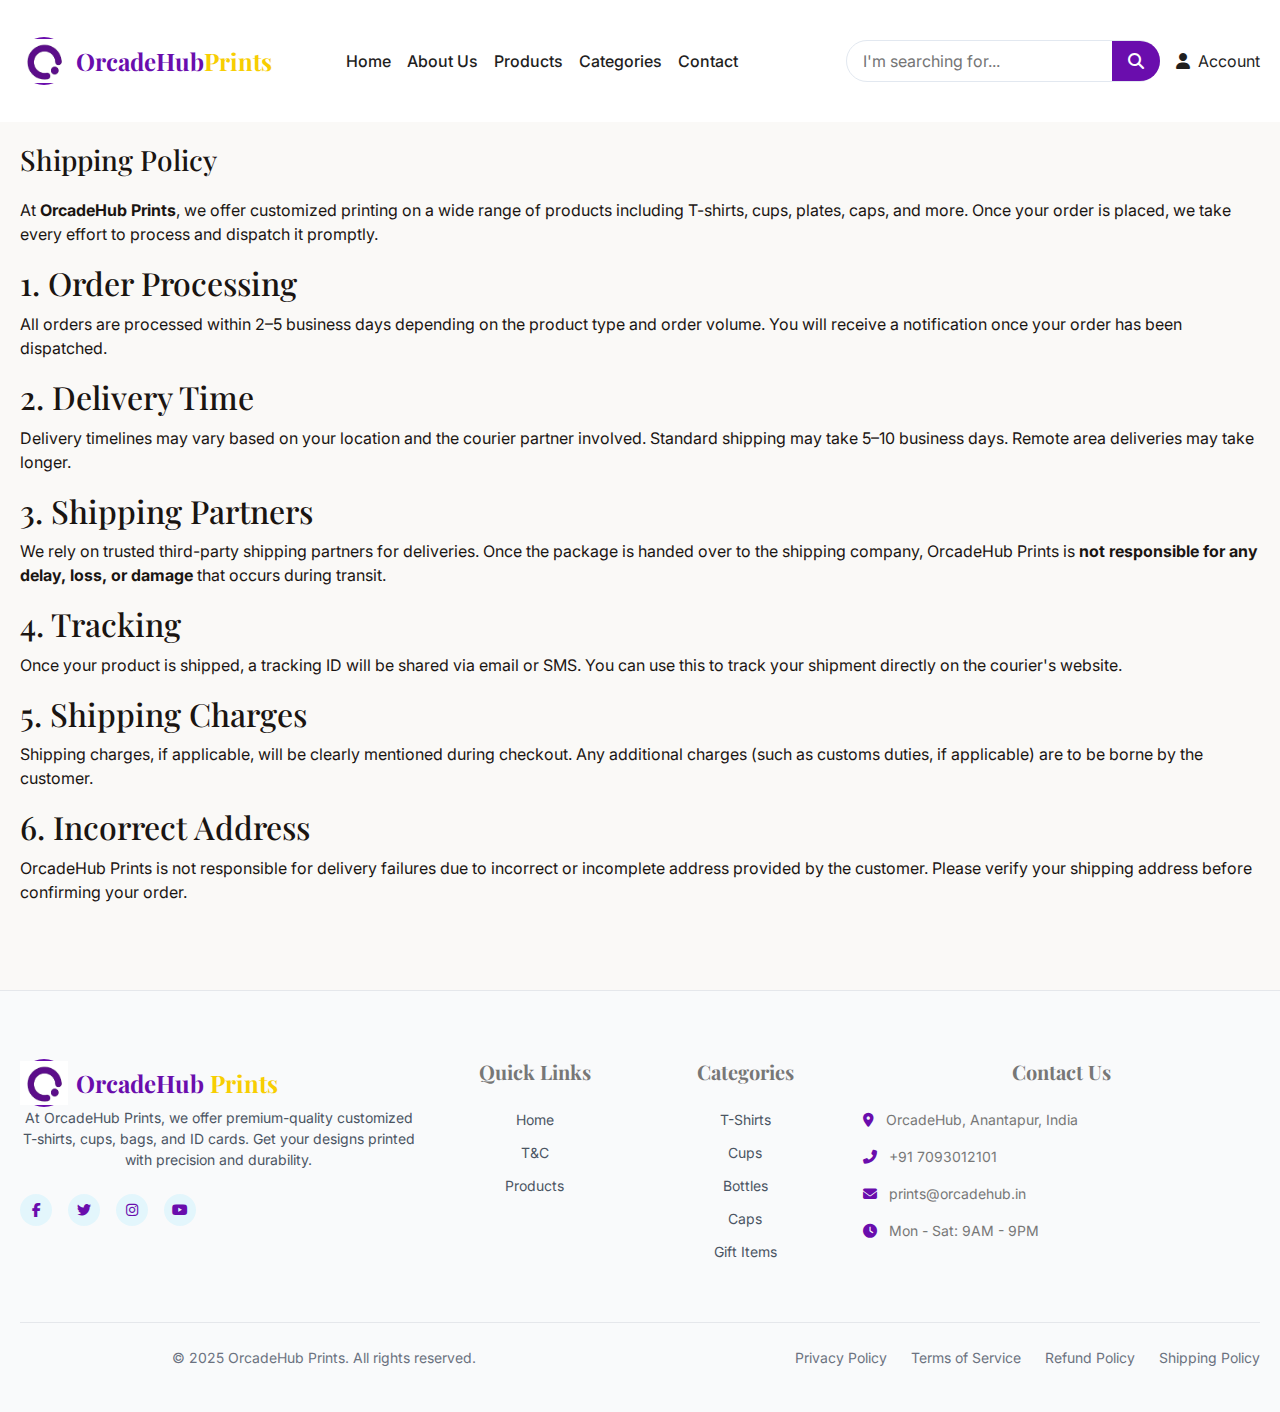
<file: shipping-policy.html>
<!DOCTYPE html>
<html lang="en">
  <head>
    <meta charset="UTF-8" />
    <meta name="viewport" content="width=device-width, initial-scale=1.0" />
    <title>OrcadeHub-Prints</title>
    <link rel="shortcut icon" href="log.png" type="image/x-icon" />
    <link
      href="https://cdn.jsdelivr.net/npm/bootstrap@5.3.0/dist/css/bootstrap.min.css"
      rel="stylesheet"
    />
    <link
      href="https://fonts.googleapis.com/css2?family=Inter:wght@300;400;500;600;700&family=Playfair+Display:wght@400;500;700;900&display=swap"
      rel="stylesheet"
    />
    <link rel="stylesheet" href="styles.css" />
    <link
      rel="stylesheet"
      href="https://cdnjs.cloudflare.com/ajax/libs/font-awesome/6.4.0/css/all.min.css"
    />
    <style>
      #mainNav {
        z-index: 1000;
      }
    </style>
  </head>
  <body>
    <nav class="navbar navbar-expand-lg sticky-top" id="mainNav">
      <div class="container">
        <a class="navbar-brand" href="index.html">
          <div class="logo-container">
            <div class="logo-circle">
              <img src="log.png" alt="logo" />
              <span class="logo-text"></span>
            </div>
            <span class="brand-text"
              >OrcadeHub<span class="gold-text">Prints</span></span
            >
          </div>
        </a>
        <button
          class="navbar-toggler"
          type="button"
          data-bs-toggle="collapse"
          data-bs-target="#navbarContent"
        >
          <i class="fas fa-bars"></i>
        </button>
        <div class="collapse navbar-collapse" id="navbarContent">
          <ul class="navbar-nav mx-auto">
            <li class="nav-item">
              <a class="nav-link" href="index.html">Home</a>
            </li>
            <li class="nav-item">
              <a class="nav-link" href="about.html">About Us</a>
            </li>
            <li class="nav-item">
              <a class="nav-link" href="products.html">Products</a>
            </li>
            <li class="nav-item">
              <a class="nav-link" href="categories.html">Categories</a>
            </li>
            <li class="nav-item">
              <a class="nav-link" href="contact.html">Contact</a>
            </li>
          </ul>
          <div class="navbar-nav ms-auto nav-actions">
            <div class="search-container d-none d-lg-flex">
              <div class="search-bar">
                <input type="text" placeholder="I'm searching for..." />
                <button type="button"><i class="fas fa-search"></i></button>
              </div>
            </div>
            <div class="d-flex align-items-center ms-3">
              <a href="account.html" class="nav-icon-link">
                <i class="fas fa-user"></i>
                <span class="d-none d-lg-inline">Account</span>
              </a>
              <!-- <a href="cart.html" class="nav-icon-link ms-3">
                  <div class="position-relative">
                    <i class="fas fa-shopping-cart"></i>
                    <span class="cart-count">0</span>
                  </div>
                  <div class="d-none d-lg-flex flex-column align-items-start">
                    <span class="cart-text">Cart</span>
                    <span class="cart-price">₹0.00</span>
                  </div>
                </a> -->
            </div>
          </div>
        </div>
      </div>
    </nav>

    <div class="container">
        <h1>Shipping Policy</h1>
    
        <p>
          At <strong>OrcadeHub Prints</strong>, we offer customized printing on a wide range of products including T-shirts, cups, plates, caps, and more. Once your order is placed, we take every effort to process and dispatch it promptly.
        </p>
    
        <h2>1. Order Processing</h2>
        <p>
          All orders are processed within 2–5 business days depending on the product type and order volume. You will receive a notification once your order has been dispatched.
        </p>
    
        <h2>2. Delivery Time</h2>
        <p>
          Delivery timelines may vary based on your location and the courier partner involved. Standard shipping may take 5–10 business days. Remote area deliveries may take longer.
        </p>
    
        <h2>3. Shipping Partners</h2>
        <p>
          We rely on trusted third-party shipping partners for deliveries. Once the package is handed over to the shipping company, OrcadeHub Prints is <strong>not responsible for any delay, loss, or damage</strong> that occurs during transit.
        </p>
    
        <h2>4. Tracking</h2>
        <p>
          Once your product is shipped, a tracking ID will be shared via email or SMS. You can use this to track your shipment directly on the courier's website.
        </p>
    
        <h2>5. Shipping Charges</h2>
        <p>
          Shipping charges, if applicable, will be clearly mentioned during checkout. Any additional charges (such as customs duties, if applicable) are to be borne by the customer.
        </p>
    
        <h2>6. Incorrect Address</h2>
        <p>
          OrcadeHub Prints is not responsible for delivery failures due to incorrect or incomplete address provided by the customer. Please verify your shipping address before confirming your order.
        </p>
    
       
      </div>

      <footer class="footer">
        <div class="container">
          <div class="row">
            <div class="col-lg-4 mb-5 mb-lg-0">
              <div class="logo-container">
                <div class="logo-circle">
                  <img src="log.png" alt="logo" />
                  <span class="logo-text"></span>
                </div>
                <span class="brand-text"
                  >OrcadeHub<span class="gold-text"> Prints</span></span
                >
              </div>
              <p class="footer-about">
                At OrcadeHub Prints, we offer premium-quality customized T-shirts,
                cups, bags, and ID cards. Get your designs printed with precision
                and durability.
              </p>
              <div class="footer-social">
                <a
                  href="https://www.instagram.com/orcadehub_prints/"
                  class="social-icon"
                  ><i class="fab fa-facebook-f"></i
                ></a>
                <a
                  href="https://www.instagram.com/orcadehub_prints/"
                  class="social-icon"
                  ><i class="fab fa-twitter"></i
                ></a>
                <a
                  href="https://www.instagram.com/orcadehub_prints/"
                  class="social-icon"
                  ><i class="fab fa-instagram"></i
                ></a>
                <a
                  href="https://www.instagram.com/orcadehub_prints/"
                  class="social-icon"
                  ><i class="fab fa-youtube"></i
                ></a>
              </div>
            </div>
            <div class="col-md-4 col-lg-2 mb-4 mb-md-0">
              <h3 class="footer-title">Quick Links</h3>
              <ul class="footer-links">
                <li><a href="index.html">Home</a></li>
                <li><a href="terms.html">T&C</a></li>
                <li><a href="products.html">Products</a></li>
              </ul>
            </div>
            <div class="col-md-4 col-lg-2 mb-4 mb-md-0">
              <h3 class="footer-title">Categories</h3>
              <ul class="footer-links">
                <li><a href="products.html">T-Shirts</a></li>
                <li><a href="products.html">Cups</a></li>
                <li><a href="products.html">Bottles</a></li>
                <li><a href="products.html">Caps</a></li>
                <li><a href="products.html">Gift Items</a></li>
              </ul>
            </div>
            <div class="col-md-4 col-lg-4">
              <h3 class="footer-title">Contact Us</h3>
              <ul class="footer-contact">
                <li>
                  <i class="fas fa-map-marker-alt"></i>
                  <span>OrcadeHub, Anantapur, India</span>
                </li>
                <li>
                  <i class="fas fa-phone-alt"></i>
                  <span>+91 7093012101</span>
                </li>
                <li>
                  <i class="fas fa-envelope"></i>
                  <span>prints@orcadehub.in</span>
                </li>
                <li>
                  <i class="fas fa-clock"></i>
                  <span>Mon - Sat: 9AM - 9PM</span>
                </li>
              </ul>
            </div>
          </div>
          <div class="footer-bottom">
            <div class="row">
              <div class="col-md-6">
                <p class="copyright">
                  © 2025 OrcadeHub Prints. All rights reserved.
                </p>
              </div>
              <div class="col-md-6 text-md-end">
                <div class="footer-bottom-links">
                  <a href="privacy-policy.html">Privacy Policy</a>
                  <a href="terms.html">Terms of Service</a>
                  <a href="refund-policy.html">Refund Policy</a>
                  <a href="shipping-policy.html">Shipping Policy</a>
                </div>
              </div>
            </div>
          </div>
        </div>
      </footer>
  </body>
</html>
</file>
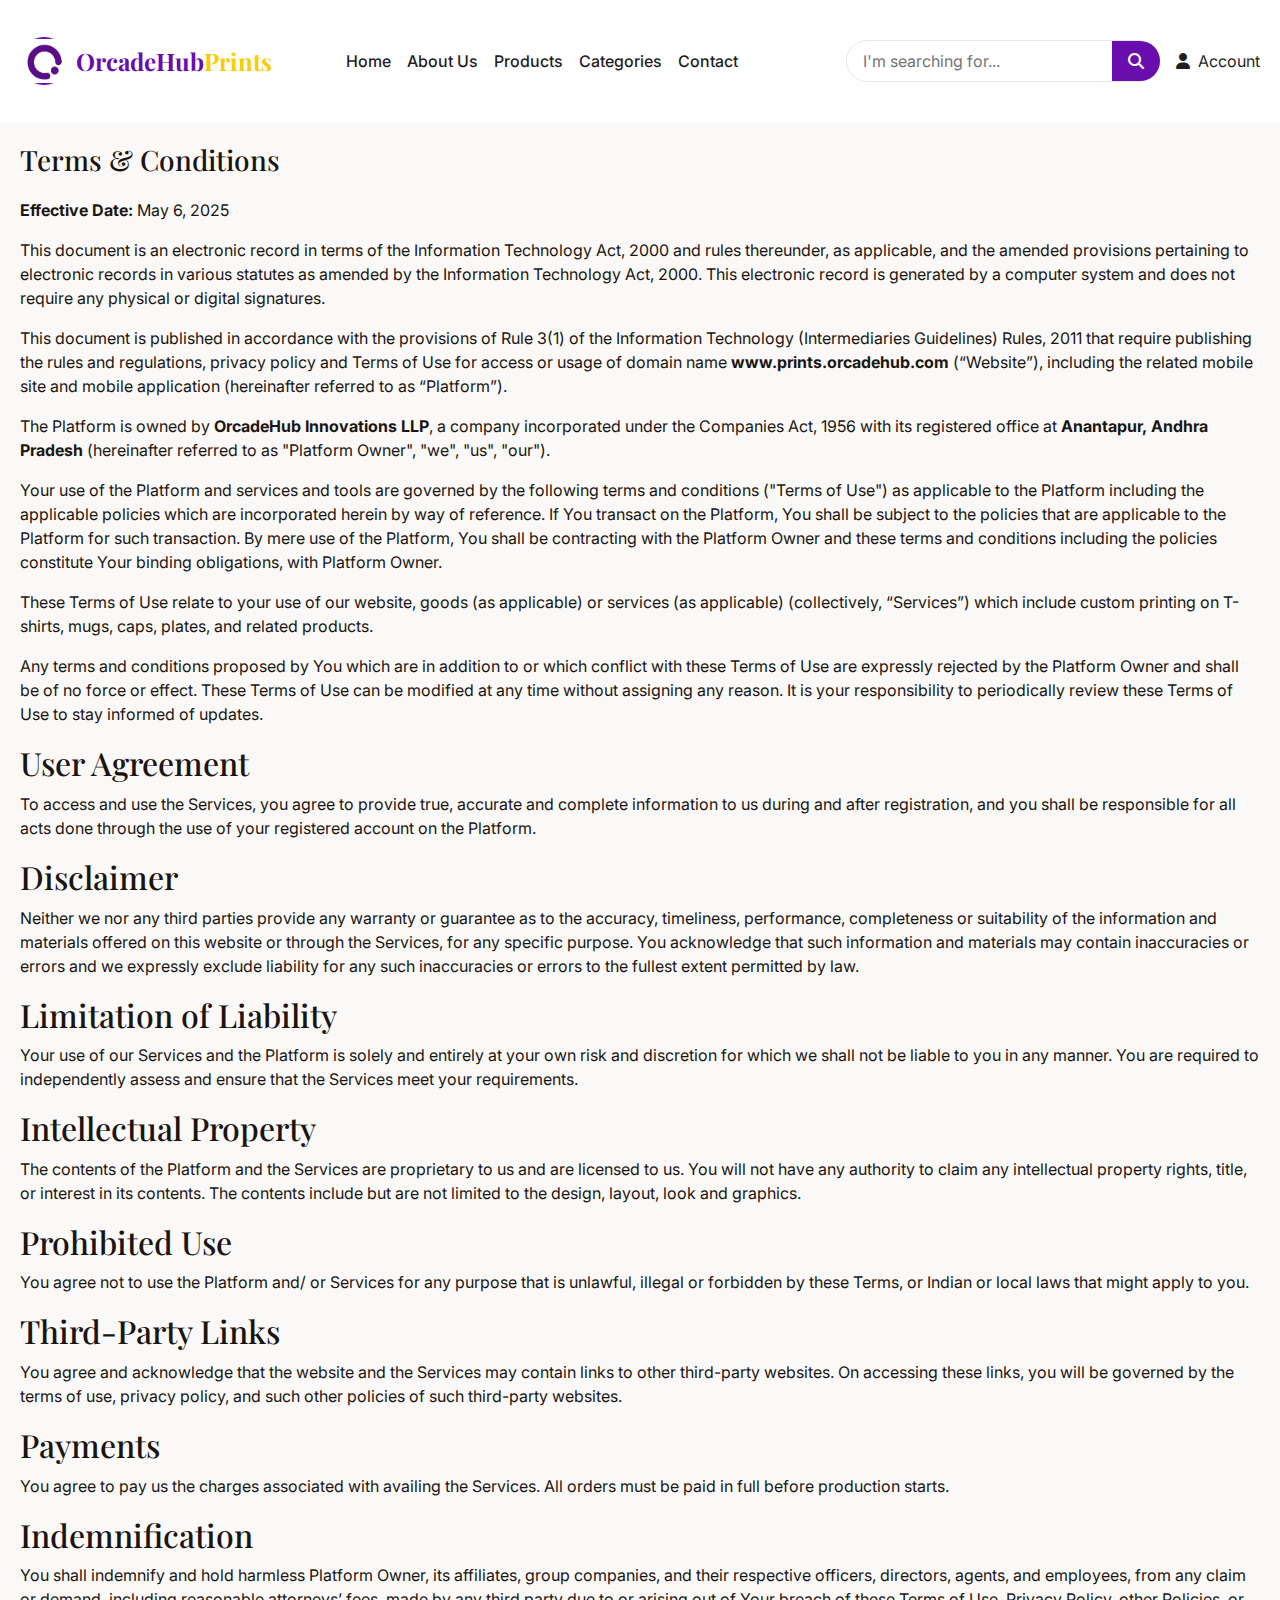
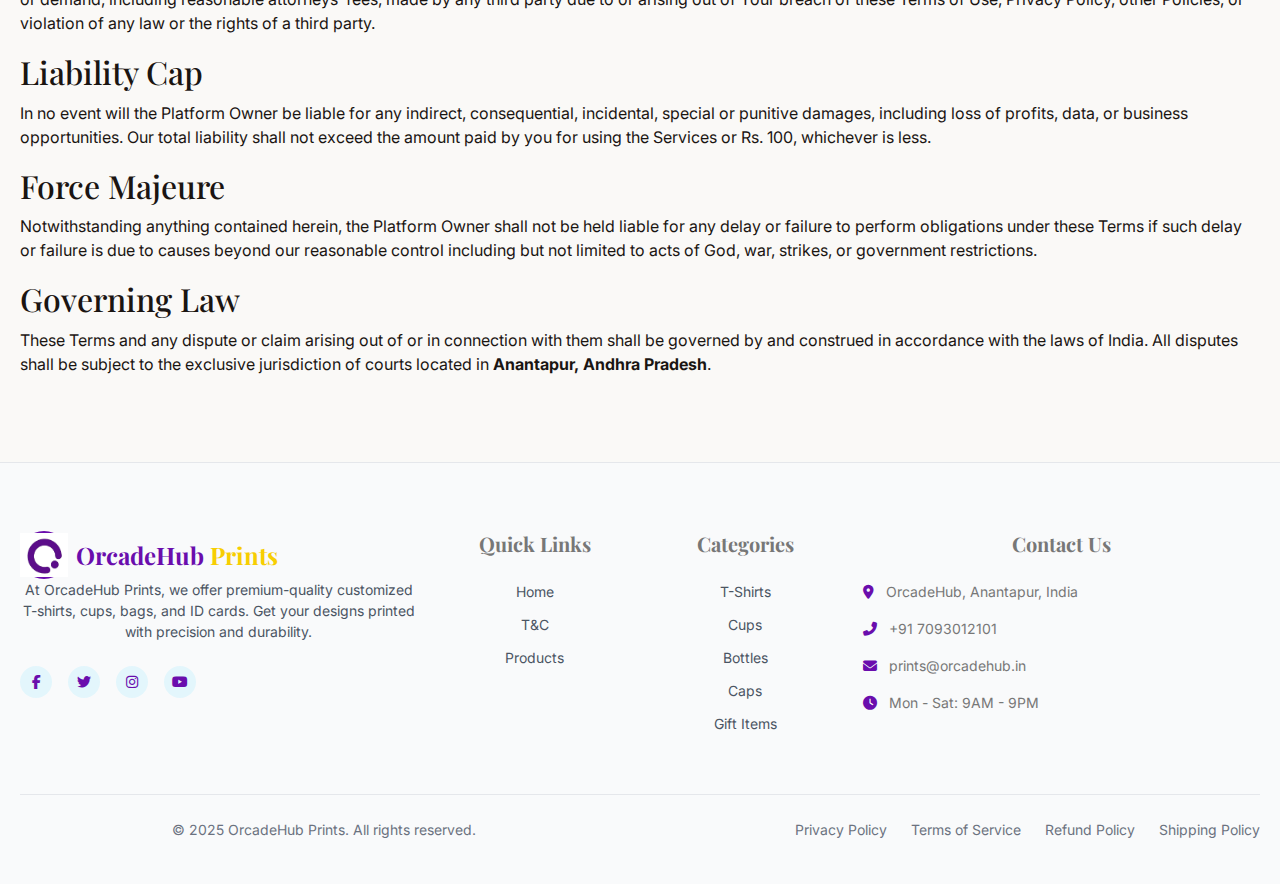
<file: terms.html>
<!DOCTYPE html>
<html lang="en">
  <head>
    <meta charset="UTF-8" />
    <meta name="viewport" content="width=device-width, initial-scale=1.0" />
    <title>OrcadeHub-Prints</title>
    <link rel="shortcut icon" href="log.png" type="image/x-icon" />
    <link
      href="https://cdn.jsdelivr.net/npm/bootstrap@5.3.0/dist/css/bootstrap.min.css"
      rel="stylesheet"
    />
    <link
      href="https://fonts.googleapis.com/css2?family=Inter:wght@300;400;500;600;700&family=Playfair+Display:wght@400;500;700;900&display=swap"
      rel="stylesheet"
    />
    <link rel="stylesheet" href="styles.css" />
    <link
      rel="stylesheet"
      href="https://cdnjs.cloudflare.com/ajax/libs/font-awesome/6.4.0/css/all.min.css"
    />
    <style>
      #mainNav {
        z-index: 1000;
      }
    </style>
  </head>
  <body>
    <nav class="navbar navbar-expand-lg sticky-top" id="mainNav">
      <div class="container">
        <a class="navbar-brand" href="index.html">
          <div class="logo-container">
            <div class="logo-circle">
              <img src="log.png" alt="logo" />
              <span class="logo-text"></span>
            </div>
            <span class="brand-text"
              >OrcadeHub<span class="gold-text">Prints</span></span
            >
          </div>
        </a>
        <button
          class="navbar-toggler"
          type="button"
          data-bs-toggle="collapse"
          data-bs-target="#navbarContent"
        >
          <i class="fas fa-bars"></i>
        </button>
        <div class="collapse navbar-collapse" id="navbarContent">
          <ul class="navbar-nav mx-auto">
            <li class="nav-item">
              <a class="nav-link" href="index.html">Home</a>
            </li>
            <li class="nav-item">
              <a class="nav-link" href="about.html">About Us</a>
            </li>
            <li class="nav-item">
              <a class="nav-link" href="products.html">Products</a>
            </li>
            <li class="nav-item">
              <a class="nav-link" href="categories.html">Categories</a>
            </li>
            <li class="nav-item">
              <a class="nav-link" href="contact.html">Contact</a>
            </li>
          </ul>
          <div class="navbar-nav ms-auto nav-actions">
            <div class="search-container d-none d-lg-flex">
              <div class="search-bar">
                <input type="text" placeholder="I'm searching for..." />
                <button type="button"><i class="fas fa-search"></i></button>
              </div>
            </div>
            <div class="d-flex align-items-center ms-3">
              <a href="account.html" class="nav-icon-link">
                <i class="fas fa-user"></i>
                <span class="d-none d-lg-inline">Account</span>
              </a>
              <!-- <a href="cart.html" class="nav-icon-link ms-3">
                  <div class="position-relative">
                    <i class="fas fa-shopping-cart"></i>
                    <span class="cart-count">0</span>
                  </div>
                  <div class="d-none d-lg-flex flex-column align-items-start">
                    <span class="cart-text">Cart</span>
                    <span class="cart-price">₹0.00</span>
                  </div>
                </a> -->
            </div>
          </div>
        </div>
      </div>
    </nav>

    <div class="container">
      <h1>Terms & Conditions</h1>
      <p><strong>Effective Date:</strong> May 6, 2025</p>

      <p>
        This document is an electronic record in terms of the Information
        Technology Act, 2000 and rules thereunder, as applicable, and the
        amended provisions pertaining to electronic records in various statutes
        as amended by the Information Technology Act, 2000. This electronic
        record is generated by a computer system and does not require any
        physical or digital signatures.
      </p>

      <p>
        This document is published in accordance with the provisions of Rule
        3(1) of the Information Technology (Intermediaries Guidelines) Rules,
        2011 that require publishing the rules and regulations, privacy policy
        and Terms of Use for access or usage of domain name
        <strong>www.prints.orcadehub.com</strong> (“Website”), including the
        related mobile site and mobile application (hereinafter referred to as
        “Platform”).
      </p>

      <p>
        The Platform is owned by <strong>OrcadeHub Innovations LLP</strong>, a company
        incorporated under the Companies Act, 1956 with its registered office at
        <strong>Anantapur, Andhra Pradesh</strong> (hereinafter referred to as
        "Platform Owner", "we", "us", "our").
      </p>

      <p>
        Your use of the Platform and services and tools are governed by the
        following terms and conditions ("Terms of Use") as applicable to the
        Platform including the applicable policies which are incorporated herein
        by way of reference. If You transact on the Platform, You shall be
        subject to the policies that are applicable to the Platform for such
        transaction. By mere use of the Platform, You shall be contracting with
        the Platform Owner and these terms and conditions including the policies
        constitute Your binding obligations, with Platform Owner.
      </p>

      <p>
        These Terms of Use relate to your use of our website, goods (as
        applicable) or services (as applicable) (collectively, “Services”) which
        include custom printing on T-shirts, mugs, caps, plates, and related
        products.
      </p>

      <p>
        Any terms and conditions proposed by You which are in addition to or
        which conflict with these Terms of Use are expressly rejected by the
        Platform Owner and shall be of no force or effect. These Terms of Use
        can be modified at any time without assigning any reason. It is your
        responsibility to periodically review these Terms of Use to stay
        informed of updates.
      </p>

      <h2>User Agreement</h2>
      <p>
        To access and use the Services, you agree to provide true, accurate and
        complete information to us during and after registration, and you shall
        be responsible for all acts done through the use of your registered
        account on the Platform.
      </p>

      <h2>Disclaimer</h2>
      <p>
        Neither we nor any third parties provide any warranty or guarantee as to
        the accuracy, timeliness, performance, completeness or suitability of
        the information and materials offered on this website or through the
        Services, for any specific purpose. You acknowledge that such
        information and materials may contain inaccuracies or errors and we
        expressly exclude liability for any such inaccuracies or errors to the
        fullest extent permitted by law.
      </p>

      <h2>Limitation of Liability</h2>
      <p>
        Your use of our Services and the Platform is solely and entirely at your
        own risk and discretion for which we shall not be liable to you in any
        manner. You are required to independently assess and ensure that the
        Services meet your requirements.
      </p>

      <h2>Intellectual Property</h2>
      <p>
        The contents of the Platform and the Services are proprietary to us and
        are licensed to us. You will not have any authority to claim any
        intellectual property rights, title, or interest in its contents. The
        contents include but are not limited to the design, layout, look and
        graphics.
      </p>

      <h2>Prohibited Use</h2>
      <p>
        You agree not to use the Platform and/ or Services for any purpose that
        is unlawful, illegal or forbidden by these Terms, or Indian or local
        laws that might apply to you.
      </p>

      <h2>Third-Party Links</h2>
      <p>
        You agree and acknowledge that the website and the Services may contain
        links to other third-party websites. On accessing these links, you will
        be governed by the terms of use, privacy policy, and such other policies
        of such third-party websites.
      </p>

      <h2>Payments</h2>
      <p>
        You agree to pay us the charges associated with availing the Services.
        All orders must be paid in full before production starts.
      </p>

      <h2>Indemnification</h2>
      <p>
        You shall indemnify and hold harmless Platform Owner, its affiliates,
        group companies, and their respective officers, directors, agents, and
        employees, from any claim or demand, including reasonable attorneys’
        fees, made by any third party due to or arising out of Your breach of
        these Terms of Use, Privacy Policy, other Policies, or violation of any
        law or the rights of a third party.
      </p>

      <h2>Liability Cap</h2>
      <p>
        In no event will the Platform Owner be liable for any indirect,
        consequential, incidental, special or punitive damages, including loss
        of profits, data, or business opportunities. Our total liability shall
        not exceed the amount paid by you for using the Services or Rs. 100,
        whichever is less.
      </p>

      <h2>Force Majeure</h2>
      <p>
        Notwithstanding anything contained herein, the Platform Owner shall not
        be held liable for any delay or failure to perform obligations under
        these Terms if such delay or failure is due to causes beyond our
        reasonable control including but not limited to acts of God, war,
        strikes, or government restrictions.
      </p>

      <h2>Governing Law</h2>
      <p>
        These Terms and any dispute or claim arising out of or in connection
        with them shall be governed by and construed in accordance with the laws
        of India. All disputes shall be subject to the exclusive jurisdiction of
        courts located in <strong>Anantapur, Andhra Pradesh</strong>.
      </p>

     
    </div>

     
  <!-- Footer -->
  <footer class="footer">
    <div class="container">
      <div class="row">
        <div class="col-lg-4 mb-5 mb-lg-0">
          <div class="logo-container">
            <div class="logo-circle">
              <img src="log.png" alt="logo" />
              <span class="logo-text"></span>
            </div>
            <span class="brand-text"
              >OrcadeHub<span class="gold-text"> Prints</span></span
            >
          </div>
          <p class="footer-about">
            At OrcadeHub Prints, we offer premium-quality customized T-shirts,
            cups, bags, and ID cards. Get your designs printed with precision
            and durability.
          </p>
          <div class="footer-social">
            <a
              href="https://www.instagram.com/orcadehub_prints/"
              class="social-icon"
              ><i class="fab fa-facebook-f"></i
            ></a>
            <a
              href="https://www.instagram.com/orcadehub_prints/"
              class="social-icon"
              ><i class="fab fa-twitter"></i
            ></a>
            <a
              href="https://www.instagram.com/orcadehub_prints/"
              class="social-icon"
              ><i class="fab fa-instagram"></i
            ></a>
            <a
              href="https://www.instagram.com/orcadehub_prints/"
              class="social-icon"
              ><i class="fab fa-youtube"></i
            ></a>
          </div>
        </div>
        <div class="col-md-4 col-lg-2 mb-4 mb-md-0">
          <h3 class="footer-title">Quick Links</h3>
          <ul class="footer-links">
            <li><a href="index.html">Home</a></li>
            <li><a href="terms.html">T&C</a></li>
            <li><a href="products.html">Products</a></li>
          </ul>
        </div>
        <div class="col-md-4 col-lg-2 mb-4 mb-md-0">
          <h3 class="footer-title">Categories</h3>
          <ul class="footer-links">
            <li><a href="products.html">T-Shirts</a></li>
            <li><a href="products.html">Cups</a></li>
            <li><a href="products.html">Bottles</a></li>
            <li><a href="products.html">Caps</a></li>
            <li><a href="products.html">Gift Items</a></li>
          </ul>
        </div>
        <div class="col-md-4 col-lg-4">
          <h3 class="footer-title">Contact Us</h3>
          <ul class="footer-contact">
            <li>
              <i class="fas fa-map-marker-alt"></i>
              <span>OrcadeHub, Anantapur, India</span>
            </li>
            <li>
              <i class="fas fa-phone-alt"></i>
              <span>+91 7093012101</span>
            </li>
            <li>
              <i class="fas fa-envelope"></i>
              <span>prints@orcadehub.in</span>
            </li>
            <li>
              <i class="fas fa-clock"></i>
              <span>Mon - Sat: 9AM - 9PM</span>
            </li>
          </ul>
        </div>
      </div>
      <div class="footer-bottom">
        <div class="row">
          <div class="col-md-6">
            <p class="copyright">
              © 2025 OrcadeHub Prints. All rights reserved.
            </p>
          </div>
          <div class="col-md-6 text-md-end">
            <div class="footer-bottom-links">
              <a href="privacy-policy.html">Privacy Policy</a>
              <a href="terms.html">Terms of Service</a>
              <a href="refund-policy.html">Refund Policy</a>
              <a href="shipping-policy.html">Shipping Policy</a>
            </div>
          </div>
        </div>
      </div>
    </div>
  </footer>
  
  </body>
</html>
</file>
<file: styles.css>
:root {
  --color-purple: #6a0dad;
  --color-indigo:#6a0dad ;
  --color-primary: #6a0dad;
  --color-secondary: #012af7;
  --color-background: #FFFDF8;
  --color-foreground: #1F1F1F;
  --color-teal: #0FA0CE;
  --color-gold: #f7ce01;
  --color-dark-gold: #E7A800;
  --color-light-gold: #FFECC1;
  --color-dark-teal: #008CB3;
  --color-light-teal: #E3F6FC;
  --font-sans: 'Inter', sans-serif;
  --font-serif: 'Playfair Display', serif;
  --radius: 0.75rem;
  --transition-base: all 0.3s ease;
  --transition-slow: all 0.5s ease;
}

body {
  font-family: var(--font-sans);
  color: var(--color-foreground);
  background-color: var(--color-background);
  overflow-x: hidden;
}

h1, h2, h3, h4, h5, h6 {
  font-family: var(--font-serif);
  font-weight: 700;
}

img {
  max-width: 100%;
  
}

.product-image img{
  height: 250px;
}
section {
  padding: 4rem 0;
}

.gold-text {
  color: var(--color-gold);
}

@keyframes fadeInUp {
  from {
      opacity: 0;
      transform: translateY(20px);
  }
  to {
      opacity: 1;
      transform: translateY(0);
  }
}

@keyframes float {
  0%, 100% {
      transform: translateY(0);
  }
  50% {
      transform: translateY(-10px);
  }
}

@keyframes shine {
  0% { background-position: 200% center; }
  100% { background-position: -200% center; }
}

.animate-enter {
  opacity: 0;
  animation: fadeInUp 0.5s ease forwards;
}

.animate-float {
  animation: float 5s ease-in-out infinite;
}

#mainNav {
  padding: 0.75rem 0;
  transition: var(--transition-base);
  background-color:white;
}

#mainNav.scrolled {
  background-color:whi;
  box-shadow: 0 0.125rem 0.25rem rgba(0, 0, 0, 0.075);
}

.logo-container {
  display: flex;
  align-items: center;
  gap: 0.5rem;
}

.logo-circle {
  width: 3rem;
  height: 3rem;
  background-color: var(--color-primary);
  border-radius: 50%;
  display: flex;
  align-items: center;
  justify-content: center;
}

.logo-text {
  color: var(--color-gold);
  font-family: var(--font-serif);
  font-weight: 700;
  font-size: 1.5rem;
}

.brand-text {
  color: var(--color-primary);
  font-family: var(--font-serif);
  font-weight: 700;
  font-size: 1.5rem;
}

.nav-link {
  color: var(--color-foreground);
  font-weight: 500;
  padding: 0.5rem 1rem;
  position: relative;
}

.nav-link::after {
  content: '';
  position: absolute;
  bottom: 0;
  left: 0;
  width: 0;
  height: 2px;
  background-color: var(--color-primary);
  transition: var(--transition-base);
}

.nav-link:hover, .nav-link:focus {
  color: var(--color-primary);
}

.nav-link:hover::after, .nav-link:focus::after {
  width: 100%;
}

.search-bar {
  position: relative;
  display: flex;
  align-items: center;
}

.search-bar input {
  width: 100%;
  border: 1px solid #e2e8f0;
  border-radius: 9999px;
  padding: 0.5rem 1rem;
  padding-right: 3rem;
  outline: none;
  transition: var(--transition-base);
}

.search-bar input:focus {
  border-color: var(--color-primary);
  box-shadow: 0 0 0 3px rgba(139, 92, 246, 0.1);
}

.search-bar button {
  position: absolute;
  right: 0;
  border: none;
  background-color: var(--color-primary);
  color: white;
  padding: 0.5rem 1rem;
  border-radius: 0 9999px 9999px 0;
  cursor: pointer;
  transition: var(--transition-base);
}

.search-bar button:hover {
  background-color: var(--color-dark-teal);
}

.nav-icon-link {
  color: var(--color-foreground);
  text-decoration: none;
  display: flex;
  align-items: center;
  gap: 0.5rem;
  transition: var(--transition-base);
}

.nav-icon-link:hover {
  color: var(--color-primary);
}

.cart-count {
  position: absolute;
  top: -0.5rem;
  right: -0.5rem;
  background-color: var(--color-gold);
  color: white;
  font-size: 0.75rem;
  font-weight: 700;
  width: 1.25rem;
  height: 1.25rem;
  display: flex;
  align-items: center;
  justify-content: center;
  border-radius: 50%;
}

.cart-text {
  font-size: 0.875rem;
}

.cart-price {
  font-size: 0.75rem;
  font-weight: 600;
  color: var(--color-primary);
}

.hero-section {
  padding: 8rem 0 4rem;
  position: relative;
  overflow: hidden;
}

.hero-bg-1 {
  position: absolute;
  top: 0;
  right: 0;
  width: 33.333%;
  height: 100%;
  background-color: var(--color-light-teal);
  z-index: -1;
}

.hero-bg-2 {
  position: absolute;
  bottom: 0;
  left: 0;
  width: 16rem;
  height: 16rem;
  background-color: var(--color-light-gold);
  border-radius: 50%;
  opacity: 0.7;
  filter: blur(3rem);
  z-index: -1;
}

.hero-bg-3 {
  position: absolute;
  top: 5rem;
  right: 5rem;
  width: 8rem;
  height: 8rem;
  background-color: var(--color-light-teal);
  border-radius: 50%;
  opacity: 0.5;
  filter: blur(2rem);
  z-index: -1;
}

.hero-badge {
  display: inline-block;
  background-color: var(--color-light-teal);
  border: 1px solid rgba(0, 140, 179, 0.2);
  color: var(--color-dark-teal);
  font-size: 0.875rem;
  font-weight: 500;
  padding: 0.25rem 0.75rem;
  border-radius: 9999px;
  margin-bottom: 1rem;
}

.hero-title {
  font-size: 2.5rem;
  line-height: 1.2;
  margin-bottom: 1rem;
  animation-delay: 0.1s;
}

.hero-description {
  color: #4B5563;
  font-size: 1.125rem;
  margin-bottom: 1.5rem;
  animation-delay: 0.2s;
}

.hero-buttons {
  display: flex;
  flex-wrap: wrap;
  gap: 1rem;
  margin-bottom: 2rem;
  animation-delay: 0.3s;
}

.btn-gold {
  display: inline-flex;
  align-items: center;
  justify-content: center;
  background-color: var(--color-gold);
  color: white;
  font-weight: 600;
  padding: 0.75rem 1.5rem;
  border-radius: 9999px;
  text-decoration: none;
  transition: var(--transition-base);
  box-shadow: 0 4px 14px rgba(247, 184, 1, 0.39);
}

.btn-gold:hover {
  background-color: var(--color-dark-gold);
  transform: translateY(-2px);
  box-shadow: 0 6px 20px rgba(247, 184, 1, 0.5);
  color: white;
}

.btn-gold i {
  margin-left: 0.5rem;
  transition: transform 0.3s ease;
}

.btn-gold:hover i {
  transform: translateX(4px);
}

.btn-outline {
  display: inline-flex;
  align-items: center;
  justify-content: center;
  background-color: transparent;
  color: var(--color-primary);
  border: 2px solid var(--color-primary);
  font-weight: 600;
  padding: 0.75rem 1.5rem;
  border-radius: 9999px;
  text-decoration: none;
  transition: var(--transition-base);
}

.btn-outline:hover {
  background-color: var(--color-light-teal);
  color: var(--color-primary);
}

.hero-stats {
  display: flex;
  align-items: center;
  gap: 1.5rem;
  animation-delay: 0.4s;
}

.stat-item {
  display: flex;
  flex-direction: column;
}

.stat-number {
  font-size: 1.875rem;
  font-weight: 700;
  color: var(--color-primary);
}

.stat-label {
  font-size: 0.875rem;
  color: #4B5563;
}

.stat-divider {
  width: 1px;
  height: 2.5rem;
  background-color: #E5E7EB;
}

.hero-image-container {
  position: relative;
}

.hero-image {
  position: relative;
  z-index: 10;
  border-radius: 1rem;
  overflow: hidden;
  box-shadow: 0 1rem 3rem rgba(0, 0, 0, 0.2);
}

.floating-badge {
  position: absolute;
  display: flex;
  align-items: center;
  gap: 0.5rem;
  background-color: rgba(255, 255, 255, 0.9);
  backdrop-filter: blur(4px);
  padding: 1rem;
  border-radius: 0.75rem;
  box-shadow: 0 0.5rem 1.5rem rgba(0, 0, 0, 0.1);
  z-index: 20;
}

.badge-1 {
  bottom: -1.5rem;
  right: -1.5rem;
  border: 1px solid rgba(247, 184, 1, 0.2);
}

.badge-2 {
  top: 50%;
  right: -3rem;
  transform: translateY(-50%);
  border: 1px solid rgba(0, 140, 179, 0.2);
}

.badge-dot {
  width: 0.75rem;
  height: 0.75rem;
  border-radius: 50%;
}

.gold-dot {
  background-color: var(--color-gold);
}

.teal-dot {
  background-color: var(--color-primary);
  animation: pulse 2s infinite;
}

@keyframes pulse {
  0% {
      transform: scale(0.95);
      box-shadow: 0 0 0 0 rgba(0, 140, 179, 0.4);
  }
  70% {
      transform: scale(1);
      box-shadow: 0 0 0 10px rgba(0, 140, 179, 0);
  }
  100% {
      transform: scale(0.95);
      box-shadow: 0 0 0 0 rgba(0, 140, 179, 0);
  }
}

.categories-section {
  background: linear-gradient(to bottom, white, #F9FAFB);
  padding: 4rem 0;
}

.section-badge {
  display: inline-block;
  background-color: var(--color-light-gold);
  border: 1px solid rgba(247, 184, 1, 0.2);
  color: var(--color-dark-gold);
  font-size: 0.875rem;
  font-weight: 500;
  padding: 0.25rem 0.75rem;
  border-radius: 9999px;
  margin-bottom: 1rem;
}

.section-title {
  font-size: 2rem;
  font-weight: 700;
  margin-bottom: 1rem;
}

.section-subtitle {
  color: #4B5563;
  margin-bottom: 2rem;
}

.section-header {
  max-width: 32rem;
  margin-left: auto;
  margin-right: auto;
  margin-bottom: 3rem;
}

.category-card {
  position: relative;
  overflow: hidden;
  border-radius: 1rem;
  box-shadow: 0 0.5rem 1rem rgba(0, 0, 0, 0.1);
  height: 20rem;
}

.category-image {
  width: 100%;
  height: 100%;
  position: relative;
  overflow: hidden;
}

.category-image img {
  width: 100%;
  height: 100%;
  object-fit: cover;
  transition: transform 0.7s ease;
}

.category-card:hover .category-image img {
  transform: scale(1.1);
}

.category-overlay {
  position: absolute;
  inset: 0;
  background: linear-gradient(to top, rgba(0, 0, 0, 0.8), rgba(0, 0, 0, 0.4), transparent);
}

.category-content {
  position: absolute;
  bottom: 0;
  left: 0;
  right: 0;
  padding: 1.5rem;
  transform: translateY(0);
  transition: transform 0.3s ease;
}

.category-card:hover .category-content {
  transform: translateY(-0.5rem);
}

.category-title {
  color: white;
  font-size: 1.25rem;
  margin-bottom: 0.5rem;
}

.category-description {
  color: rgba(255, 255, 255, 0.8);
  font-size: 0.875rem;
  margin-bottom: 1rem;
}

.category-link {
  display: inline-flex;
  align-items: center;
  color: var(--color-gold);
  font-weight: 500;
  text-decoration: none;
  transition: var(--transition-base);
}

.category-link i {
  margin-left: 0.5rem;
  transition: transform 0.3s ease;
}

.category-link:hover {
  color: var(--color-light-gold);
}

.category-link:hover i {
  transform: translateX(0.25rem);
}

.products-section {
  padding: 4rem 0;
}

.view-all-link {
  display: inline-flex;
  align-items: center;
  color: var(--color-primary);
  font-weight: 500;
  text-decoration: none;
  transition: var(--transition-base);
}

.view-all-link i {
  margin-left: 0.25rem;
  font-size: 0.75rem;
}

.view-all-link:hover {
  color: var(--color-dark-teal);
}

.slider-control {
  position: absolute;
  top: 50%;
  transform: translateY(-50%);
  z-index: 10;
  width: 3rem;
  height: 3rem;
  border-radius: 50%;
  background-color: rgba(255, 255, 255, 0.9);
  backdrop-filter: blur(4px);
  border: none;
  box-shadow: 0 0.25rem 1rem rgba(0, 0, 0, 0.1);
  display: flex;
  align-items: center;
  justify-content: center;
  color: #1F1F1F;
  cursor: pointer;
  transition: var(--transition-base);
}

.slider-control:hover {
  background-color: white;
  color: var(--color-primary);
}

.slider-prev {
  left: -1rem;
}

.slider-next {
  right: -1rem;
}

.products-slider {
  display: flex;
  overflow-x: auto;
  gap: 1.5rem;
  padding: 0.5rem 0;
  scroll-behavior: smooth;
  scrollbar-width: none;
  -ms-overflow-style: none;
}

.products-slider::-webkit-scrollbar {
  display: none;
}

.product-card {
  flex: 0 0 auto;
  width: 320px;
  background-color: white;
  border-radius: 1rem;
  overflow: hidden;
  box-shadow: 0 0.25rem 1rem rgba(0, 0, 0, 0.05);
  transition: var(--transition-base);
}

.product-card:hover {
  transform: translateY(-0.25rem);
  box-shadow: 0 0.5rem 1.5rem rgba(0, 0, 0, 0.1);
}

.product-image {
  position: relative;
  height: 280px;
  overflow: hidden;
}

.product-image img {
  width: 100%;
  height: 300px;
  object-fit: cover;
  transition: transform 0.5s ease;
}

.product-card:hover .product-image img {
  transform: scale(1.1);
}

.product-badges {
  position: absolute;
  top: 0.75rem;
  left: 0.75rem;
  display: flex;
  flex-direction: column;
  gap: 0.5rem;
}

.product-badge {
  font-size: 0.75rem;
  font-weight: 600;
  padding: 0.25rem 0.5rem;
  border-radius: 0.25rem;
  color: white;
}

.bestseller {
  background-color: var(--color-gold);
}

.new {
  background-color: var(--color-primary);
}

.discount {
  background-color: #EF4444;
}

.product-actions {
  position: absolute;
  top: 0.75rem;
  right: 0.75rem;
  display: flex;
  flex-direction: column;
  gap: 0.5rem;
  opacity: 0;
  transition: opacity 0.3s ease;
}

.product-card:hover .product-actions {
  opacity: 1;
}

.wishlist-btn {
  width: 2rem;
  height: 2rem;
  border-radius: 50%;
  background-color: white;
  border: none;
  box-shadow: 0 0.25rem 0.5rem rgba(0, 0, 0, 0.1);
  display: flex;
  align-items: center;
  justify-content: center;
  color: #1F1F1F;
  cursor: pointer;
  transition: var(--transition-base);
}

.wishlist-btn:hover {
  background-color: var(--color-light-gold);
  transform: scale(1.1);
}

.product-info {
  padding: 1rem;
}

.product-rating {
  display: flex;
  align-items: center;
  margin-bottom: 0.25rem;
}

.fa-star {
  color: var(--color-gold);
  font-size: 0.875rem;
  margin-right: 0.1rem;
}

.rating-count {
  font-size: 0.75rem;
  color: #6B7280;
  margin-left: 0.25rem;
}

.product-title {
  font-weight: 500;
  font-size: 1.125rem;
  margin-bottom: 0.5rem;
  transition: var(--transition-base);
}

.product-card:hover .product-title {
  color: var(--color-primary);
}

.product-price {
  display: flex;
  align-items: center;
  gap: 0.5rem;
}

.current-price {
  font-weight: 700;
  font-size: 1.125rem;
}

.original-price {
  color: #6B7280;
  font-size: 0.875rem;
  text-decoration: line-through;
}

.add-to-cart {
  position: absolute;
  bottom: 0;
  left: 0;
  right: 0;
  background-color: white;
  padding: 0.75rem;
  transform: translateY(100%);
  transition: transform 0.3s ease;
}

.product-card:hover .add-to-cart {
  transform: translateY(0);
}

.add-to-cart-btn {
  width: 100%;
  padding: 0.5rem 0;
  border: none;
  background-color: var(--color-primary);
  color: white;
  border-radius: 0.5rem;
  display: flex;
  align-items: center;
  justify-content: center;
  font-weight: 500;
  cursor: pointer;
  transition: var(--transition-base);
}

.add-to-cart-btn i {
  margin-right: 0.5rem;
}

.add-to-cart-btn:hover {
  background-color: var(--color-dark-teal);
}

.about-section {
  padding: 4rem 0;
  position: relative;
  overflow: hidden;
}

.about-bg-1 {
  position: absolute;
  top: 0;
  right: 0;
  width: 33.333%;
  height: 100%;
  background-color: var(--color-light-teal);
  opacity: 0.5;
  z-index: -1;
}

.about-bg-2 {
  position: absolute;
  bottom: -5rem;
  left: 3rem;
  width: 10rem;
  height: 10rem;
  background-color: rgba(247, 184, 1, 0.1);
  border-radius: 50%;
  filter: blur(3rem);
  z-index: -1;
}

.about-image-container {
  position: relative;
}

.about-image {
  position: relative;
  z-index: 1;
  margin-top: 60px;
}

.about-image-bg {
  position: absolute;
  top: -1.5rem;
  left: -1.5rem;
  width: 100%;
  height: 100%;
  background-color: var(--color-primary);
  border-radius: 1rem;
  transform: rotate(3deg);
  z-index: -1;
}

.floating-review {
  position: absolute;
  bottom: -1.5rem;
  right: -1.5rem;
  background-color: rgba(255, 255, 255, 0.9);
  backdrop-filter: blur(4px);
  padding: 1rem;
  border-radius: 0.75rem;
  box-shadow: 0 0.5rem 1.5rem rgba(0, 0, 0, 0.1);
  border: 1px solid rgba(247, 184, 1, 0.2);
  z-index: 20;
}

.gold-star {
  color: var(--color-gold);
  margin-right: 0.5rem;
}

.review-rating {
  font-weight: 700;
  margin-bottom: 0;
}

.review-count {
  font-size: 0.75rem;
  color: #6B7280;
  margin-bottom: 0;
}

.lead {
  font-size: 1.25rem;
  font-weight: 500;
}

.btn-teal {
  display: inline-flex;
  align-items: center;
  justify-content: center;
  background-color: var(--color-primary);
  color: white;
  font-weight: 600;
  padding: 0.75rem 1.5rem;
  border-radius: 9999px;
  text-decoration: none;
  transition: var(--transition-base);
  box-shadow: 0 4px 14px rgba(0, 140, 179, 0.39);
}

.btn-teal:hover {
  background-color: var(--color-dark-teal);
  transform: translateY(-2px);
  box-shadow: 0 6px 20px rgba(0, 140, 179, 0.5);
  color: white;
}

.btn-teal i {
  margin-left: 0.5rem;
  transition: transform 0.3s ease;
}

.btn-teal:hover i {
  transform: translateX(4px);
}

.features-section {
  background-color: #F9FAFB;
  padding: 4rem 0;
}

.feature-card {
  background-color: white;
  padding: 1.5rem;
  border-radius: 1rem;
  box-shadow: 0 0.25rem 1rem rgba(0, 0, 0, 0.05);
  transition: var(--transition-base);
}

.feature-card:hover {
  transform: translateY(-0.5rem);
  box-shadow: 0 0.5rem 1.5rem rgba(0, 0, 0, 0.1);
}

.feature-icon {
  width: 3rem;
  height: 3rem;
  background-color: var(--color-light-teal);
  border-radius: 50%;
  display: flex;
  align-items: center;
  justify-content: center;
  color: var(--color-primary);
  margin-bottom: 1rem;
}

.feature-title {
  font-size: 1.25rem;
  font-weight: 700;
  margin-bottom: 0.5rem;
}

.feature-description {
  color: #6B7280;
}

.newsletter-section {
  background: linear-gradient(to right, var(--color-primary), var(--color-indigo));
  padding: 4rem 0;
}

.newsletter-subtitle {
  color: rgba(255, 255, 255, 0.8);
  margin-bottom: 2rem;
}

.newsletter-form {
  max-width: 36rem;
  margin: 0 auto;
}

.cta-section {
  background-color: var(--color-light-gold);
  padding: 4rem 0;
  position: relative;
  overflow: hidden;
}

.cta-bg-1 {
  position: absolute;
  top: 0;
  right: 0;
  width: 16rem;
  height: 16rem;
  background-color: var(--color-gold);
  border-radius: 50%;
  opacity: 0.3;
  transform: translate(50%, -50%);
  z-index: 0;
}

.cta-bg-2 {
  position: absolute;
  bottom: 0;
  left: 0;
  width: 16rem;
  height: 16rem;
  background-color: var(--color-light-teal);
  border-radius: 50%;
  opacity: 0.3;
  transform: translate(-50%, 50%);
  z-index: 0;
}

.cta-title {
  font-size: 2.5rem;
  font-weight: 700;
  margin-bottom: 1rem;
}

.cta-subtitle {
  font-size: 1.125rem;
  color: #4B5563;
  margin-bottom: 2rem;
  max-width: 36rem;
  margin-left: auto;
  margin-right: auto;
}

.cta-buttons {
  display: flex;
  flex-wrap: wrap;
  justify-content: center;
  gap: 1rem;
}

.btn-link {
  color: var(--color-primary);
  font-weight: 500;
  text-decoration: none;
  transition: var(--transition-base);
  display: inline-flex;
  align-items: center;
}

.btn-link:hover {
  color: var(--color-dark-teal);
}

.footer {
  background-color: #F9FAFB;
  padding-top: 3rem;
  border-top: 1px solid #E5E7EB;
}

.footer-logo {
  display: flex;
  align-items: center;
  gap: 0.5rem;
  margin-bottom: 1rem;
}

.logo-circle-sm {
  width: 3rem;
  height: 3rem;
  background-color: var(--color-primary);
  border-radius: 80%;
  display: flex;
  align-items: center;
  justify-content: center;
}

.logo-text-sm {
  color: var(--color-gold);
  font-family: var(--font-serif);
  font-weight: 700;
  font-size: 1.25rem;
}

.brand-text-sm {
  color: var(--color-primary);
  font-family: var(--font-serif);
  font-weight: 700;
  font-size: 1.25rem;
}

.footer-about {
  color: #4B5563;
  margin-bottom: 1.5rem;
}

.footer-social {
  display: flex;
  gap: 1rem;
}

.social-icon {
  width: 2rem;
  height: 2rem;
  background-color: var(--color-light-teal);
  border-radius: 50%;
  display: flex;
  align-items: center;
  justify-content: center;
  color: var(--color-primary);
  text-decoration: none;
  transition: var(--transition-base);
}

.social-icon:hover {
  background-color: var(--color-primary);
  color: white;
}

.footer-title {
  font-size: 1.25rem;
  font-weight: 700;
  margin-bottom: 1.5rem;
}

.footer-links {
  list-style: none;
  padding: 0;
  margin: 0;
}

.footer-links li {
  margin-bottom: 0.75rem;
}

.footer-links a {
  color: #4B5563;
  text-decoration: none;
  transition: var(--transition-base);
}

.footer-links a:hover {
  color: var(--color-primary);
}

.footer-contact {
  list-style: none;
  padding: 0;
  margin: 0;
}

.footer-contact li {
  display: flex;
  align-items: flex-start;
  gap: 0.75rem;
  margin-bottom: 1rem;
}

.footer-contact i {
  color: var(--color-primary);
  margin-top: 0.25rem;
}

.footer-bottom {
  border-top: 1px solid #E5E7EB;
  padding: 1.5rem 0;
  margin-top: 3rem;
}

.copyright {
  color: #6B7280;
  margin-bottom: 0;
}

.footer-bottom-links {
  display: flex;
  flex-wrap: wrap;
  gap: 1.5rem;
  justify-content: flex-end;
}

.footer-bottom-links a {
  color: #6B7280;
  text-decoration: none;
  font-size: 0.875rem;
  transition: var(--transition-base);
}

.footer-bottom-links a:hover {
  color: var(--color-primary);
}

@media (max-width: 767.98px) {
  .hero-title {
      font-size: 2rem;
  }
  
  .section-title, .cta-title {
      font-size: 1.75rem;
  }
  
  .hero-buttons, .cta-buttons {
      flex-direction: column;
      width: 100%;
  }
  
  .hero-buttons a, .cta-buttons a {
      width: 100%;
      text-align: center;
  }
  
  .search-container {
      display: none;
  }
  
  .badge-2 {
      display: none;
  }
}

@media (min-width: 992px) {
  .hero-title {
      font-size: 3.5rem;
  }
  
  .section-title {
      font-size: 2.25rem;
  }
  
  .cta-title {
      font-size: 3rem;
  }
}
/* Base styles */
:root {
  --primary-color: #006064; /* Teal color (matching 90's Delight) */
  --primary-dark: #004d51;
  --secondary-color: #f5f7ff;
  --gold: #f3ca20; /* Gold accent */
  --gold-hover: #e6be15;
  --accent-pink: #ff719a; /* Accent pink for some elements */
  --accent-purple: #9b87f5; /* Accent purple for some elements */
  --text-color: #333;
  --text-light: #666;
  --border-color: #e1e5f0;
  --white: #fff;
  --success: #28a745;
  --shadow: 0 5px 15px rgba(0, 0, 0, 0.1);
  --gradient-bg: linear-gradient(135deg, #006064 0%, #008b8b 100%);
  --gold-gradient: linear-gradient(135deg, #f3ca20 0%, #ffd700 100%);
}

* {
  margin: 0;
  padding: 0;
  box-sizing: border-box;
}

body {
  font-family: 'Segoe UI', Tahoma, Geneva, Verdana, sans-serif;
  line-height: 1.6;
  color: var(--text-color);
  background-color: #f9fafc;
}

a {
  text-decoration: none;
  color: var(--primary-color);
}

.container {
  max-width: 1200px;
  margin: 0 auto;
  padding: 0 20px;
}

h1, h2, h3 {
  font-weight: 600;
  line-height: 1.3;
}

/* Header styles */
.contact-header {
  /* background-image:  */
  background-size: cover;
  background-position: center;
  color: var(--white);
  text-align: center;
  padding: 150px 40px;
  position: relative;
}

.header-overlay {
  position: absolute;
  top: 0;
  left: 0;
  width: 100%;
  height: 100%;
  background: linear-gradient(135deg, rgba(0, 96, 100, 0.8) 0%, rgba(0, 77, 81, 0.8) 100%);
  mix-blend-mode: multiply;
}



.contact-header h1 {
  font-size: 3rem;
  margin-bottom: 30px;
  color: var(--white);
  text-shadow: 2px 2px 4px rgba(0, 0, 0, 0.3);
}

.contact-header h1 span {
  color: white;
}

.contact-header p {
  font-size: 1.1rem;
  max-width: 600px;
  margin: 0 auto;
}

/* Contact section */
.contact-container {
  padding: 80px 0;
  background-color: #f8f9fa;
  background-image: linear-gradient(135deg, #f8f9fa 0%, #e9ecef 100%);
}

.contact-wrapper {
  display: flex;
  flex-wrap: wrap;
  background-color: var(--white);
  border-radius: 15px;
  overflow: hidden;
  box-shadow: var(--shadow);
  border: 1px solid rgba(0, 96, 100, 0.1);
}

.contact-info {
  flex: 1;
  background: var(--gradient-bg);
  color: var(--white);
  padding: 40px;
  min-width: 300px;
  position: relative;
  overflow: hidden;
}

.contact-info::before {
  content: '';
  position: absolute;
  top: -50px;
  right: -50px;
  width: 100px;
  height: 100px;
  border-radius: 50%;
  background: rgba(243, 202, 32, 0.2);
  z-index: 1;
}

.contact-info::after {
  content: '';
  position: absolute;
  bottom: -50px;
  left: -50px;
  width: 150px;
  height: 150px;
  border-radius: 50%;
  background: rgba(243, 202, 32, 0.15);
  z-index: 1;
}

.contact-info h2 {
  font-size: 1.8rem;
  margin-bottom: 20px;
  color: white;
  position: relative;
  z-index: 2;
}

.contact-info > p {
  margin-bottom: 30px;
  opacity: 0.9;
  position: relative;
  z-index: 2;
}

.info-item {
  display: flex;
  margin-bottom: 25px;
  position: relative;
  z-index: 2;
  transition: transform 0.3s ease;
}

.info-item:hover {
  transform: translateY(-3px);
}

.info-item .icon {
  width: 50px;
  height: 50px;
  background-color: var(--gold);
  border-radius: 50%;
  display: flex;
  align-items: center;
  justify-content: center;
  margin-right: 15px;
  flex-shrink: 0;
  box-shadow: 0 4px 8px rgba(0, 0, 0, 0.1);
  color: var(--primary-color);
}

.info-item .icon i {
  font-size: 20px;
}

.info-item h3 {
  font-size: 1.1rem;
  margin-bottom: 5px;
  font-weight: 500;
}

.info-item p {
  opacity: 0.9;
  line-height: 1.4;
}

.social-links {
  display: flex;
  margin-top: 30px;
  position: relative;
  z-index: 2;
}

.social-links a {
  width: 40px;
  height: 40px;
  border-radius: 50%;
  display: flex;
  align-items: center;
  justify-content: center;
  background-color: rgba(255, 255, 255, 0.1);
  color: var(--white);
  margin-right: 10px;
  transition: all 0.3s ease;
  overflow: hidden;
}

.social-links a:hover {
  background-color: var(--gold);
  color: var(--primary-color);
  transform: translateY(-3px);
  box-shadow: 0 5px 15px rgba(0, 0, 0, 0.1);
}

/* Form styles */
.contact-form {
  flex: 2;
  padding: 40px;
  min-width: 300px;
  background: linear-gradient(135deg, #ffffff 0%, #f9f9f9 100%);
}

.contact-form h2 {
  font-size: 1.8rem;
  margin-bottom: 30px;
  color: var(--primary-color);
  position: relative;
  display: inline-block;
}

.contact-form h2::after {
  content: '';
  position: absolute;
  bottom: -8px;
  left: 0;
  width: 50px;
  height: 3px;
  background-color: var(--gold);
}

.form-group {
  margin-bottom: 20px;
}

.form-group label {
  display: block;
  margin-bottom: 8px;
  font-weight: 500;
  color: var(--primary-color);
}

.form-group input,
.form-group select,
.form-group textarea {
  width: 100%;
  padding: 12px 15px;
  border: 1px solid var(--border-color);
  border-radius: 8px;
  font-size: 1rem;
  color: var(--text-color);
  transition: all 0.3s ease;
  background-color: #fbfbfb;
}

.form-group input:focus,
.form-group select:focus,
.form-group textarea:focus {
  outline: none;
  border-color: var(--gold);
  box-shadow: 0 0 0 3px rgba(243, 202, 32, 0.1);
  background-color: #fff;
}

.checkbox-group {
  display: flex;
  align-items: center;
}

.checkbox-group input {
  width: auto;
  margin-right: 10px;
  accent-color: var(--primary-color);
}

.checkbox-group label {
  margin-bottom: 0;
  color: var(--text-light);
}

.submit-btn {
  display: inline-block;
  background: var(--gold-gradient);
  color: var(--primary-dark);
  padding: 14px 30px;
  border: none;
  border-radius: 8px;
  font-size: 1rem;
  font-weight: 600;
  cursor: pointer;
  transition: all 0.3s ease;
  box-shadow: 0 4px 6px rgba(0, 0, 0, 0.1);
  text-transform: uppercase;
  letter-spacing: 0.5px;
}

.submit-btn:hover {
  background: var(--gold);
  transform: translateY(-3px);
  box-shadow: 0 6px 12px rgba(0, 0, 0, 0.15);
}

/* Map section */
.map-section {
  padding: 80px 0;
  background-color: #f0f5f5;
  position: relative;
  overflow: hidden;
}

.map-section::before {
  content: '';
  position: absolute;
  top: -100px;
  left: -100px;
  width: 200px;
  height: 200px;
  border-radius: 50%;
  background: rgba(0, 96, 100, 0.05);
}

.map-section::after {
  content: '';
  position: absolute;
  bottom: -100px;
  right: -100px;
  width: 200px;
  height: 200px;
  border-radius: 50%;
  background: rgba(243, 202, 32, 0.05);
}

.map-section h2 {
  text-align: center;
  margin-bottom: 40px;
  font-size: 2rem;
  color: var(--primary-color);
  position: relative;
  display: inline-block;
  left: 50%;
  transform: translateX(-50%);
}

.map-section h2::after {
  content: '';
  position: absolute;
  bottom: -10px;
  left: 50%;
  transform: translateX(-50%);
  width: 60px;
  height: 3px;
  background-color: var(--gold);
}

.map-container {
  border-radius: 15px;
  overflow: hidden;
  box-shadow: var(--shadow);
  border: 3px solid var(--white);
  position: relative;
  z-index: 2;
}

/* FAQ section */
.faq-section {
  padding: 80px 0;
  background: linear-gradient(135deg, #f8f9fa 0%, #e9ecef 100%);
  position: relative;
  overflow: hidden;
}

.faq-section::before {
  content: '';
  position: absolute;
  top: 0;
  right: 0;
  width: 300px;
  height: 300px;
  background: radial-gradient(circle, rgba(0, 96, 100, 0.05) 0%, rgba(0, 96, 100, 0) 70%);
}

.faq-section h2 {
  text-align: center;
  margin-bottom: 50px;
  font-size: 2rem;
  color: var(--primary-color);
  position: relative;
  display: inline-block;
  left: 50%;
  transform: translateX(-50%);
}

.faq-section h2::after {
  content: '';
  position: absolute;
  bottom: -10px;
  left: 50%;
  transform: translateX(-50%);
  width: 60px;
  height: 3px;
  background-color: var(--gold);
}

.faq-container {
  max-width: 800px;
  margin: 0 auto;
}

.faq-item {
  margin-bottom: 20px;
  border: 1px solid var(--border-color);
  border-radius: 10px;
  overflow: hidden;
  box-shadow: 0 3px 6px rgba(0, 0, 0, 0.05);
  transition: all 0.3s ease;
}

.faq-item:hover {
  box-shadow: 0 5px 15px rgba(0, 0, 0, 0.1);
  transform: translateY(-2px);
}

.faq-question {
  padding: 20px;
  background-color: var(--white);
  display: flex;
  justify-content: space-between;
  align-items: center;
  cursor: pointer;
  transition: background-color 0.3s ease;
}

.faq-item.active .faq-question {
  background-color: #f0f7f7;
  border-bottom: 2px solid var(--gold);
}

.faq-question h3 {
  font-size: 1.1rem;
  margin: 0;
  font-weight: 500;
  color: var(--primary-color);
}

.toggle-icon {
  font-size: 1.5rem;
  color: var(--gold);
  font-weight: bold;
}

.faq-answer {
  padding: 0 20px;
  max-height: 0;
  overflow: hidden;
  transition: all 0.3s ease-in-out;
  background-color: #f9f9f9;
}

.faq-item.active .faq-answer {
  padding: 20px;
  max-height: 200px;
}

.faq-answer p {
  color: var(--text-light);
  line-height: 1.6;
}

/* Responsive design */
@media (max-width: 992px) {
  .contact-wrapper {
    flex-direction: column;
  }
  
  .contact-info, .contact-form {
    width: 100%;
  }
  
  .contact-header h1 {
    font-size: 2.4rem;
  }
}

@media (max-width: 768px) {
  .contact-header {
    padding: 80px 20px;
  }
  
  .contact-header h1 {
    font-size: 2rem;
  }
  
  .contact-container, .map-section, .faq-section {
    padding: 60px 0;
  }
  
  .info-item .icon {
    width: 40px;
    height: 40px;
  }
  
  .info-item h3 {
    font-size: 1rem;
  }
  
  .map-section h2, .faq-section h2 {
    font-size: 1.7rem;
  }
}

@media (max-width: 576px) {
  .contact-header {
    padding: 60px 20px;
  }
  
  .contact-info, .contact-form {
    padding: 30px;
  }
  
  .social-links {
    justify-content: center;
  }
  
  .faq-question h3 {
    font-size: 1rem;
  }
  
  .submit-btn {
    width: 100%;
  }
}


/* Base Styles */
* {
  margin: 0;
  padding: 0;
  box-sizing: border-box;
}

body {
  font-family: -apple-system, BlinkMacSystemFont, 'Segoe UI', Roboto, Helvetica, Arial, sans-serif;
  line-height: 1.6;
  color: #333;
  background-color: #f9f9f9;
}

.container {
  max-width: 1200px;
  margin: 0 auto;
  padding: 20px;
}

/* Header Styles */
header {
  margin-bottom: 30px;
}

h1 {
  font-size: 28px;
  font-weight: 600;
  margin-bottom: 20px;
}

.progress-container {
  margin-top: 20px;
}

.progress-bar {
  height: 4px;
  background-color: #f0f0f0;
  border-radius: 2px;
  overflow: hidden;
  margin-bottom: 10px;
}

.progress-fill {
  height: 100%;
  width: 100%;
  background-color: #4CAF50;
  animation: progressFill 1.5s ease-out forwards;
}

.progress-text {
  font-size: 14px;
  color: #4CAF50;
  font-weight: 500;
}

/* Main Content Styles */
.cart-container {
  display: flex;
  flex-direction: column;
  gap: 20px;
}

@media (min-width: 768px) {
  .cart-container {
    flex-direction: row;
    align-items: flex-start;
  }
  
  .cart-items {
    flex: 1;
  }
  
  .cart-summary {
    width: 350px;
    position: sticky;
    top: 20px;
  }
}

/* Cart Items */
.cart-items {
  background-color: #fff;
  border-radius: 8px;
  box-shadow: 0 1px 3px rgba(0, 0, 0, 0.1);
  padding: 20px;
}

.cart-item {
  display: flex;
  padding: 20px 0;
  border-bottom: 1px solid #eee;
  animation: fadeIn 0.5s ease-out;
  transition: transform 0.3s ease, box-shadow 0.3s ease;
}

.cart-item:last-child {
  border-bottom: none;
}

.cart-item:hover {
  transform: translateY(-2px);
  box-shadow: 0 4px 8px rgba(0, 0, 0, 0.05);
}

.item-image {
  width: 80px;
  height: 80px;
  border-radius: 4px;
  overflow: hidden;
  background-color: #f5f5f5;
  margin-right: 20px;
}

.item-image img {
  width: 100%;
  height: 100%;
  object-fit: cover;
}

.item-details {
  flex: 1;
  display: flex;
  flex-direction: column;
  justify-content: space-between;
}

@media (min-width: 576px) {
  .item-details {
    flex-direction: row;
  }
}

.item-info {
  margin-bottom: 10px;
}

.item-info h3 {
  font-size: 16px;
  font-weight: 500;
  margin-bottom: 5px;
}

.item-option {
  font-size: 14px;
  color: #777;
  margin-bottom: 10px;
}

.remove-btn {
  background: none;
  border: none;
  color: #666;
  font-size: 14px;
  font-weight: 500;
  cursor: pointer;
  padding: 0;
  margin-top: 5px;
  text-decoration: none;
  transition: color 0.2s ease;
}

.remove-btn:hover {
  color: #000;
}

.gift-wrap {
  display: flex;
  align-items: center;
  gap: 5px;
  margin-top: 10px;
}

.gift-wrap label {
  font-size: 14px;
  color: #666;
}

.item-price-controls {
  display: flex;
  align-items: center;
  gap: 20px;
}

.quantity-control {
  display: flex;
  align-items: center;
  border: 1px solid #ddd;
  border-radius: 4px;
  overflow: hidden;
}

.quantity-btn {
  background: none;
  border: none;
  width: 32px;
  height: 32px;
  display: flex;
  align-items: center;
  justify-content: center;
  cursor: pointer;
  font-size: 16px;
  transition: background-color 0.2s;
}

.quantity-btn:hover {
  background-color: #f5f5f5;
}

.quantity {
  width: 32px;
  text-align: center;
  font-size: 14px;
}

.price {
  text-align: right;
}

.total-price {
  font-size: 16px;
  font-weight: 500;
}

.unit-price {
  font-size: 12px;
  color: #777;
}

/* Cart Summary */
.cart-summary {
  background-color: #fff;
  border-radius: 8px;
  box-shadow: 0 1px 3px rgba(0, 0, 0, 0.1);
  padding: 20px;
  animation: slideUp 0.5s ease-out;
}

.cart-summary h2 {
  font-size: 20px;
  font-weight: 600;
  margin-bottom: 20px;
  padding-bottom: 10px;
  border-bottom: 1px solid #eee;
}

.summary-row {
  display: flex;
  justify-content: space-between;
  margin-bottom: 15px;
  font-size: 15px;
}

.summary-row.total {
  margin-top: 20px;
  padding-top: 15px;
  border-top: 1px solid #eee;
  font-size: 18px;
  font-weight: 600;
}

.free-shipping {
  color: #4CAF50;
  font-weight: 500;
}

.checkout-btn {
  display: block;
  width: 100%;
  padding: 15px;
  background-color: #2D8C8A;
  color: white;
  border: none;
  border-radius: 6px;
  font-size: 16px;
  font-weight: 500;
  cursor: pointer;
  margin: 20px 0;
  transition: background-color 0.2s ease, transform 0.2s ease, box-shadow 0.2s ease;
}

.checkout-btn:hover {
  background-color: #267876;
  transform: translateY(-1px);
  box-shadow: 0 4px 12px rgba(45, 140, 138, 0.2);
}

.checkout-btn:active {
  transform: translateY(0);
}

.payment-methods {
  margin-top: 20px;
  text-align: center;
}

.payment-methods p {
  font-size: 14px;
  color: #777;
  margin-bottom: 10px;
}

.payment-icons {
  display: flex;
  justify-content: center;
  gap: 10px;
}

.payment-icon {
  font-size: 24px;
}

/* Footer */
footer {
  margin-top: 50px;
  text-align: center;
  color: #777;
  font-size: 14px;
}

/* Animations */
@keyframes fadeIn {
  from {
    opacity: 0;
  }
  to {
    opacity: 1;
  }
}

@keyframes slideUp {
  from {
    opacity: 0;
    transform: translateY(10px);
  }
  to {
    opacity: 1;
    transform: translateY(0);
  }
}

@keyframes progressFill {
  from {
    width: 0%;
  }
  to {
    width: 100%;
  }
  
}
/* Base Styles */
:root {
  --background: #faf9f7;
  --foreground: #1a1512;
  --primary: #004d51;
  --primary-hover:#004d51;
  --secondary: #047f88;
  --muted: #f3f0ec;
  --muted-foreground: #666461;
  --border: #e7e4e0;
  --card: #ffffff;
  --card-foreground: #1a1512;
  --shadow: 0 4px 20px rgba(0, 0, 0, 0.05);
  --hover-shadow: 0 10px 30px rgba(0, 0, 0, 0.1);
  --radius: 8px;
  --gold: #004d51;
}

* {
  margin: 0;
  padding: 0;
  box-sizing: border-box;
}

body {
  font-family: 'Inter', sans-serif;
  background-color: var(--background);
  color: var(--foreground);
  line-height: 1.5;
  min-height: 100vh;
}

h1, h2, h3, h4, h5, h6 {
  font-family: 'Playfair Display', serif;
  font-weight: 500;
}

.container {
  width: 100%;
  max-width: 1400px;
  margin: 0 auto;
}

/* Banner */
.banner-container {
  background-color: var(--card);
  box-shadow: var(--shadow);
  margin-bottom: 2rem;
  padding: 2rem 0;
  width: 100%;
}

.banner-image {
  width: 100%;
  max-width: 1200px;
  margin: 0 auto;
  display: block;
  height: auto;
  border-radius: var(--radius);
  object-fit: cover;
  box-shadow: var(--shadow);
}

/* Main Content */
.main-content {
  padding: 0 1.5rem 4rem;
}

/* Breadcrumb */
.breadcrumb {
  margin-bottom: 1.5rem;
}

.breadcrumb ol {
  display: flex;
  flex-wrap: wrap;
  list-style: none;
  font-size: 2rem;
}

.breadcrumb li {
  display: flex;
  align-items: center;
}

.breadcrumb a {
  color: var(--muted-foreground);
  text-decoration: none;
  transition: color 0.2s;
}

.breadcrumb a:hover {
  color: var(--primary);
}

.breadcrumb span {
  margin: 0 0.5rem;
  color: var(--muted-foreground);
}

.breadcrumb .current {
  font-weight: 500;
  color: var(--foreground);
}

/* Product Header */
.product-header {
  margin-bottom: 2rem;
}

.product-header h1 {
  font-size: 2.5rem;
  margin-bottom: 2rem;
}

.product-header p {
  color: var(--muted-foreground);
  max-width: 800px;
  margin-bottom: 2rem;
}

.results-count {
  font-size: 0.875rem;
  color: var(--muted-foreground);
  margin-top: 2rem;
}

/* Filters and Sorting */
.filter-sort-container {
  display: flex;
  justify-content: space-between;
  align-items: center;
  margin-bottom: 2rem;
  flex-wrap: wrap;
  gap: 2rem;
}

.filter-button {
  display: flex;
  align-items: center;
  gap: 0.5rem;
  padding: 0.5rem 1rem;
  border: 1px solid var(--border);
  border-radius: var(--radius);
  background-color: var(--card);
  cursor: pointer;
  font-size: 0.875rem;
  transition: background-color 0.2s;
}

.filter-button:hover {
  background-color: var(--muted);
}

.sort-wrapper {
  display: flex;
  align-items: center;
  gap: 2rem;
}

.sort-wrapper label {
  font-size: 0.875rem;
  color: var(--muted-foreground);
  display: none;
}

.sort-select {
  padding: 0.5rem 1rem;
  border: 1px solid var(--border);
  border-radius: var(--radius);
  background-color: var(--card);
  font-size: 0.875rem;
  cursor: pointer;
  min-width: 180px;
}

.view-toggle {
  display: flex;
  border: 1px solid var(--border);
  border-radius: var(--radius);
  overflow: hidden;
}

.view-button {
  display: flex;
  justify-content: center;
  align-items: center;
  width: 36px;
  height: 36px;
  background-color: var(--card);
  border: none;
  cursor: pointer;
  transition: background-color 0.2s;
}

.view-button:hover {
  background-color: #004d51;
}

.grid-icon, .list-icon {
  display: flex;
  flex-wrap: wrap;
  width: 12px;
  height: 12px;
  justify-content: space-between;
}

.grid-icon span {
  width: 4px;
  height: 4px;
  background-color: currentColor;
  border-radius: 1px;
  margin: 1px;
}

.list-icon {
  flex-direction: column;
  height: 11px;
}

.list-icon span {
  width: 12px;
  height: 2px;
  background-color: currentColor;
  border-radius: 1px;
  margin-bottom: 2px;
}

/* Layout */
.layout-container {
  display: grid;
  grid-template-columns: 1fr 3fr;
  gap: 2rem;
}

/* Sidebar */
.sidebar {
  display: none;
}

.filter-section {
  margin-bottom: 2rem;
}

.filter-section h3 {
  font-size: 1.25rem;
  margin-bottom: 1rem;
}

.checkbox-group {
  display: flex;
  flex-direction: column;
  gap: 0.75rem;
}

.checkbox-item {
  display: flex;
  align-items: center;
  gap: 0.5rem;
}

.checkbox-item input {
  cursor: pointer;
}

.checkbox-item label {
  font-size: 0.875rem;
  cursor: pointer;
}

.price-slider {
  margin-top: 1rem;
}

.price-range {
  display: flex;
  justify-content: space-between;
  margin-bottom: 0.5rem;
  font-size: 0.875rem;
  font-weight: 500;
}

.slider {
  width: 100%;
  margin: 0.5rem 0;
  -webkit-appearance: none;
  appearance: none;
  height: 4px;
  background: var(--border);
  border-radius: 2px;
  outline: none;
}

.slider::-webkit-slider-thumb {
  -webkit-appearance: none;
  appearance: none;
  width: 16px;
  height: 16px;
  background: var(--primary);
  border-radius: 50%;
  cursor: pointer;
}

.slider::-moz-range-thumb {
  width: 16px;
  height: 16px;
  background: var(--primary);
  border-radius: 50%;
  cursor: pointer;
}

.reset-button {
  width: 100%;
  padding: 0.75rem;
  border: 1px solid var(--border);
  border-radius: var(--radius);
  background-color: var(--card);
  font-size: 0.875rem;
  cursor: pointer;
  transition: background-color 0.2s;
}

.reset-button:hover {
  background-color: var(--muted);
}

/* Mobile Filters */
.mobile-filters {
  position: fixed;
  top: 0;
  left: 0;
  width: 85%;
  height: 100%;
  background-color: var(--card);
  box-shadow: var(--shadow);
  padding: 1.5rem;
  z-index: 999;
  overflow-y: auto;
  transform: translateX(-100%);
  transition: transform 0.3s ease-in-out;
}

.mobile-filters.active {
  transform: translateX(0);
}

.mobile-filters-header {
  display: flex;
  justify-content: space-between;
  align-items: center;
  margin-bottom: 1.5rem;
}

.close-button {
  background: none;
  border: none;
  font-size: 1.5rem;
  cursor: pointer;
  color: var(--muted-foreground);
}

.mobile-filter-actions {
  display: flex;
  gap: 0.5rem;
  margin-top: 2rem;
}

.mobile-filter-actions button {
  flex: 1;
  padding: 0.75rem;
  border-radius: var(--radius);
  cursor: pointer;
  font-size: 0.875rem;
  transition: background-color 0.2s;
}

.apply-button {
  background-color: #004d51;
  color: white;
  border: none;
}

.apply-button:hover {
  background-color: var(--primary-hover);
}

/* Products Grid */
.products-grid {
  display: grid;
  grid-template-columns: repeat(1, 1fr);
  gap: 10px;
  grid-column: 1 / -1;
}

/* Product Card */
.product-card {
  position: relative;
  background-color: var(--card);
  border-radius: var(--radius);
  overflow: hidden;
  box-shadow: var(--shadow);
  transition: transform 0.3s, box-shadow 0.3s;
  height: 100%;
  display: flex;
  flex-direction: column;
}

.product-card:hover {
  transform: translateY(-5px);
  box-shadow: var(--hover-shadow);
}

.product-image-container {
  position: relative;
  aspect-ratio: 1 / 1;
  overflow: hidden;
}

.product-image {
  width: 100%;
  height: 100%;
  object-fit: cover;
  transition: transform 0.5s;
}

.product-card:hover .product-image {
  transform: scale(1.05);
}

.image-overlay {
  position: absolute;
  inset: 0;
  background-image: linear-gradient(to right, rgba(0, 0, 0, 0.05), transparent, rgba(0, 0, 0, 0.05));
  opacity: 1;
  transition: opacity 0.3s;
}

.product-card:hover .image-overlay {
  opacity: 0;
}

.product-info {
  padding: 1rem;
  flex-grow: 1;
  display: flex;
  flex-direction: column;
}

.product-category {
  font-size: 0.75rem;
  color:#004d51;
  margin-bottom: 0.25rem;
}

.product-title {
  font-size: 1rem;
  margin-bottom: 0.5rem;
  line-height: 1.3;
  height: 2.6rem;
  overflow: hidden;
  display: -webkit-box;
  --webkit-line-clamp: 2;
  --webkit-box-orient: vertical;
}

.product-rating {
  display: flex;
  align-items: center;
  margin-bottom: 0.5rem;
}

.stars {
  display: flex;
}

.star {
  color: #004d51;
  font-size: 14px;
  margin-right: 2px;
}

.star.filled {
  color: #004d51;
}

.review-count {
  font-size: 0.75rem;
  color: var(--muted-foreground);
  margin-left: 0.25rem;
}

.product-price {
  margin-top: auto;
  display: flex;
  align-items: baseline;
  gap: 0.5rem;
}

.current-price {
  font-size: 1.125rem;
  font-weight: 600;
}

.original-price {
  font-size: 0.875rem;
  color: var(--muted-foreground);
  text-decoration: line-through;
}

.add-to-cart-butto {
  position: absolute;
  bottom: 1rem;
  right: 1rem;
  padding: 0.5rem 1rem;
  display: flex;
  align-items: center;
  gap: 0.5rem;
  background-color: #004d51;
  color: white;
  border: none;
  border-radius: var(--radius);
  font-size: 0.875rem;
  cursor: pointer;
  box-shadow: 0 2px 5px #004d51;
  opacity: 1;
  transform: translateY(10px);
  transition: opacity 0.3s, transform 0.3s, background-color 0.2s;
}

.product-card:hover .add-to-cart-button {
  opacity: 1;
  transform: translateY(0);
}

.add-to-cart-button:hover {
  background-color: #6a0dad;
}

/* Responsive Styles */
@media (min-width: 640px) {
  .products-grid {
    grid-template-columns: repeat(2, 1fr);
  }
  
  .sort-wrapper label {
    display: block;
  }
}

@media (min-width: 768px) {
  .banner-container {
    padding: 2rem;
  }
  
  .main-content {
    padding: 0 2rem 4rem;
  }
  
  .product-header h1 {
    font-size: 3rem;
  }
}

@media (min-width: 1024px) {
  .products-grid {
    grid-template-columns: repeat(3, 1fr);
    grid-column: 2 / -1;
  }
  
  .sidebar {
    display: block;
    position: sticky;
    top: 2rem;
    height: fit-content;
  }
  
  .filter-button {
    display: none;
  }
}

@media (min-width: 1280px) {
  .products-grid {
    grid-template-columns: repeat(4, 1fr);
  }
}


.category-buttons-container {
  display: flex;
  justify-content: center;
  gap: 15px;
  flex-wrap: wrap;
  margin-bottom: 20px;
}

.category-btn {
  background: #f8f9fa;
  border: 2px solid #ddd;
  padding: 10px 20px;
  font-size: 16px;
  cursor: pointer;
  border-radius: 8px;
  transition: all 0.3s ease;
}

.category-btn:hover {
  background: #ddd;
}

.active-category {
  background: #007bff;
  color: white;
  border-color: #0056b3;
}



.customize-button {
  display: flex;
  align-items: center;
  justify-content: center;
 background-color: transparent;
  width: 300px;
  height: 80px;
  border: none;
  border-radius: 10px;
  border: 4px solid green;
  color: white;
  font-size: 23px;
  font-weight: bold;
  cursor: pointer;
  box-shadow: 0px 4px 10px rgba(0, 0, 0, 0.8);
  text-align: center;
  transition: transform 0.2s, box-shadow 0.3s;
   /* Decrease brightness */
   filter: brightness(200%);
}

.customize-button:hover {
  transform: scale(1.05);
  box-shadow: 0px 4px 10px rgba(0, 0, 0, 0.3);
}

.button-container {
  display: flex;
  justify-content: center;
  align-items: center;
  margin-top: 5rem;
  background: url('./all.jpeg') no-repeat center center/cover;
  filter: brightness(80%);
  height: 900px;
}

.products-slider {
  display: flex;
  overflow-x: auto;
  scroll-behavior: smooth;
  gap: 20px;
  padding-bottom: 20px;
  scrollbar-width: none; /* Firefox */
  -ms-overflow-style: none; /* IE and Edge */
}

.products-slider::-webkit-scrollbar {
  display: none; /* Chrome, Safari, Opera */
}

.product-card {
  flex: 0 0 auto;
  width: 250px; /* Adjust as needed */
}

.slider-control {
  position: absolute;
  top: 50%;
  transform: translateY(-50%);
  background: rgba(0, 0, 0, 0.5);
  color: white;
  border: none;
  padding: 10px;
  cursor: pointer;
  z-index: 10;
}

.slider-prev {
  left: -20px;
}

.slider-next {
  right: -20px;
}
</file>
<file: products.css>
#scanner-section {
    
    padding: 20px;
    margin-top: 30px;
    border: 1px solid #ddd;
    border-radius: 10px;
    background: #f9f9f9;
    text-align: center;
    max-width: 400px;
    margin-inline: auto;
    box-shadow: 0 4px 10px rgba(0, 0, 0, 0.1);
  }
  
  #scanner-section.active {
    display: block;
  }
  
  #scanner-section h2 {
    font-size: 1.5rem;
    color: #333;
    margin-bottom: 15px;
  }
  
  #scanner-section img {
    width: 200px;
    height: auto;
    margin-bottom: 15px;
    border-radius: 8px;
    box-shadow: 0 0 10px rgba(0, 0, 0, 0.1);
  }
  
  #upi-id, #phone-number {
    font-size: 1rem;
    margin-bottom: 10px;
    color: #444;
  }
  
  #whatsapp-btn {
    margin-top: 15px;
    padding: 10px 20px;
    background-color: #25d366;
    color: white;
    border: none;
    border-radius: 25px;
    cursor: pointer;
    font-size: 1rem;
    transition: background-color 0.3s;
  }
  
  #whatsapp-btn:hover {
    background-color: #1ebe5d;
  }
  
  #whatsapp-btn i {
    margin-right: 8px;
  }
</file>
